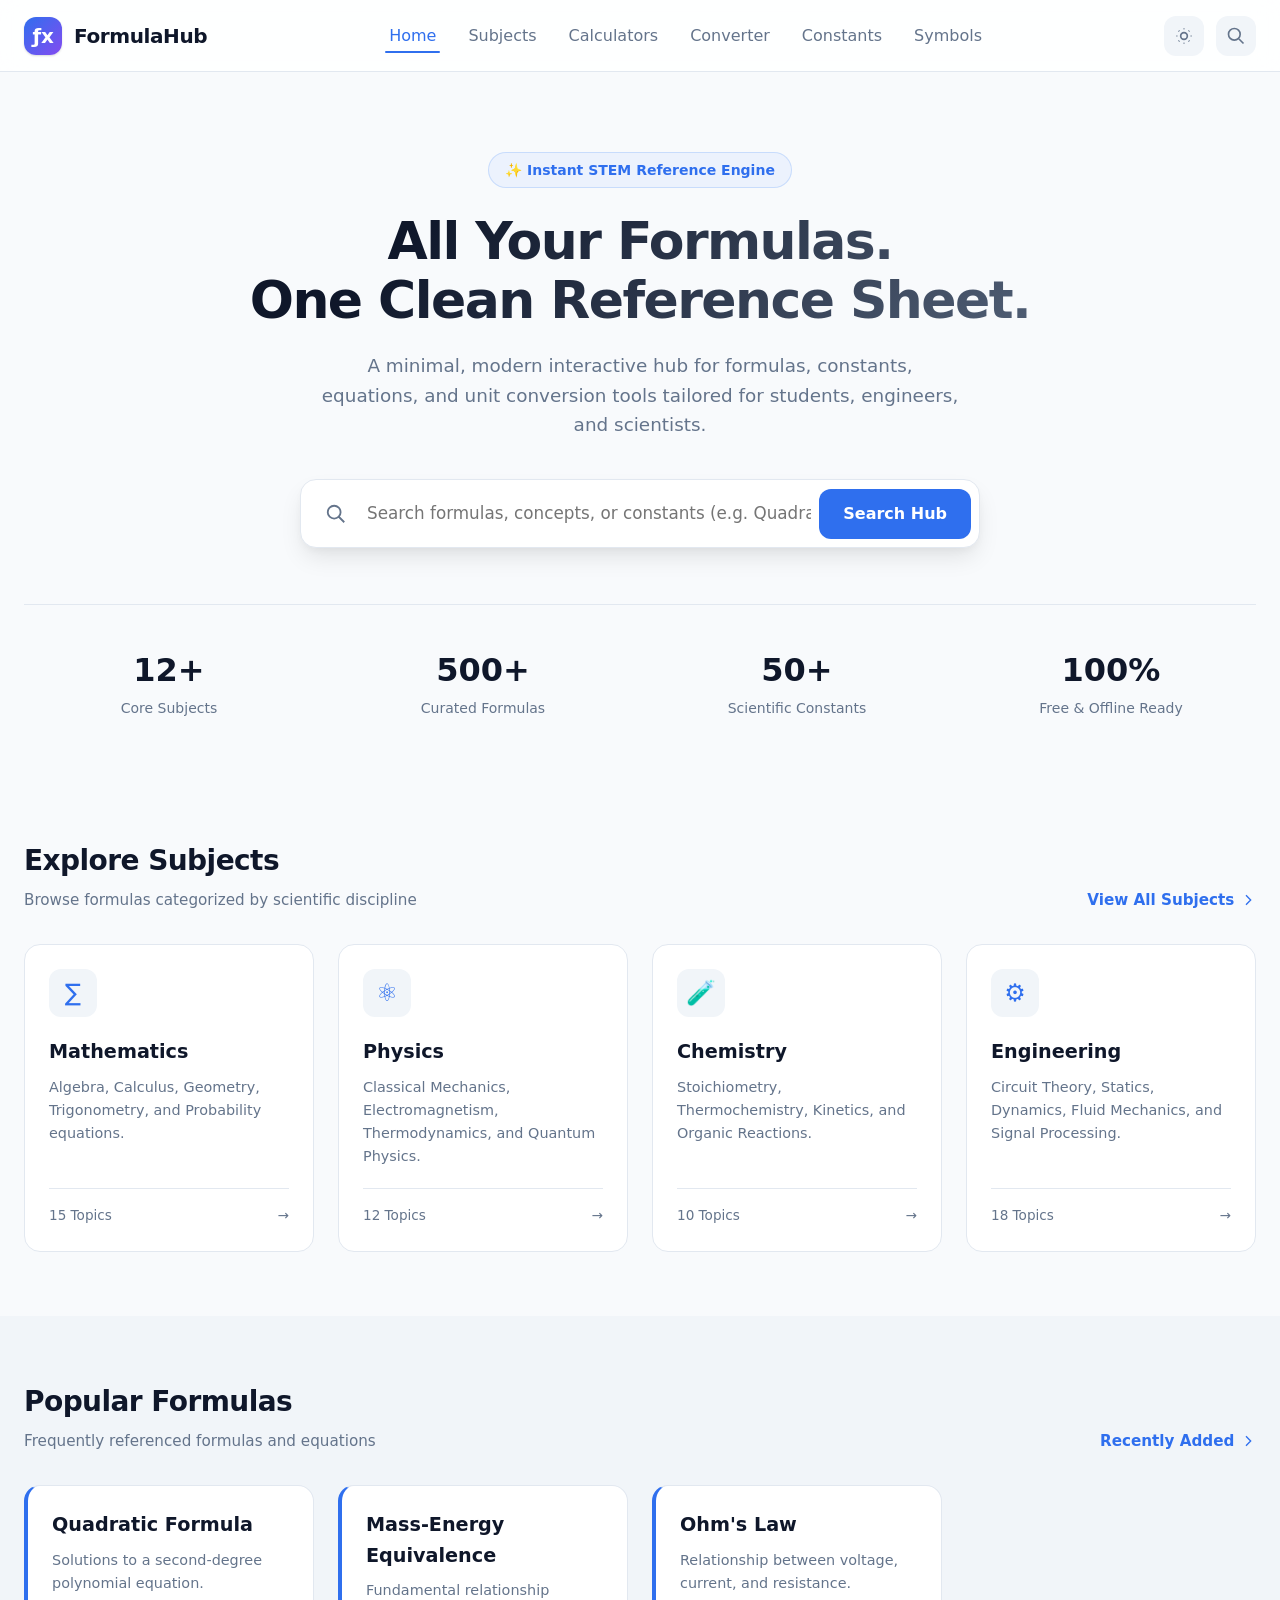
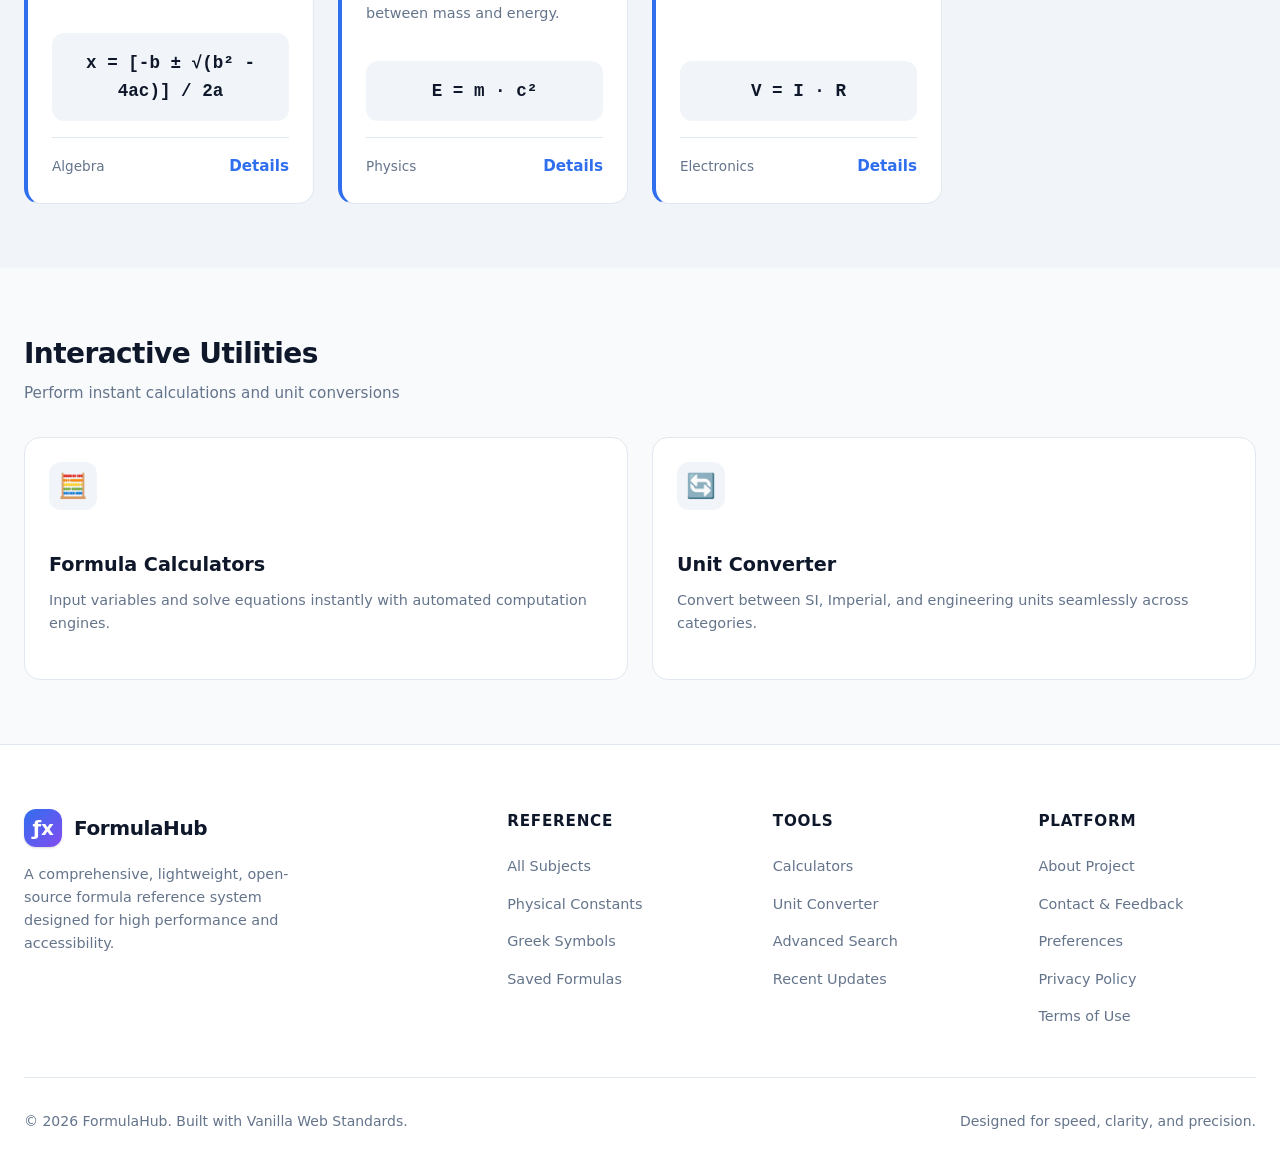
<file: index.html>
<!DOCTYPE html>
<html lang="en" data-theme="light">
<head>
    <meta charset="UTF-8">
    <meta name="viewport" content="width=device-width, initial-scale=1.0">
    <title>FormulaHub — Modern Formula & Reference Cheat Sheets</title>
    <!-- Internal CSS Stylesheet -->
    <style>
        /* ==========================================================================
           1. DESIGN SYSTEM & CSS VARIABLES
           ========================================================================== */
        :root {
            /* Colors - Light Mode */
            --primary-hue: 220;
            --primary: hsl(var(--primary-hue), 85%, 56%);
            --primary-hover: hsl(var(--primary-hue), 85%, 48%);
            --primary-light: hsl(var(--primary-hue), 85%, 96%);
            --accent: hsl(260, 85%, 62%);
            
            --bg-body: #f8fafc;
            --bg-surface: #ffffff;
            --bg-surface-glass: rgba(255, 255, 255, 0.85);
            --bg-subtle: #f1f5f9;
            
            --text-main: #0f172a;
            --text-muted: #64748b;
            --text-inverse: #ffffff;
            
            --border-color: #e2e8f0;
            --border-hover: #cbd5e1;
            
            /* Shadows & Elevation */
            --shadow-sm: 0 1px 3px rgba(0,0,0,0.05), 0 1px 2px rgba(0,0,0,0.1);
            --shadow-md: 0 4px 12px -2px rgba(0,0,0,0.08), 0 2px 6px -1px rgba(0,0,0,0.04);
            --shadow-lg: 0 12px 24px -4px rgba(0,0,0,0.1), 0 4px 8px -2px rgba(0,0,0,0.04);
            --shadow-glow: 0 0 20px rgba(59, 130, 246, 0.25);
            
            /* Layout & Spacing */
            --radius-sm: 8px;
            --radius-md: 12px;
            --radius-lg: 16px;
            --radius-full: 9999px;
            --max-width: 1280px;
            --nav-height: 72px;
            
            /* Animations */
            --transition-fast: 0.15s ease;
            --transition-normal: 0.25s cubic-bezier(0.4, 0, 0.2, 1);
            --transition-slow: 0.4s cubic-bezier(0.4, 0, 0.2, 1);
        }

        /* Dark Theme Overrides */
        [data-theme="dark"] {
            --bg-body: #0b0f19;
            --bg-surface: #151c2c;
            --bg-surface-glass: rgba(21, 28, 44, 0.85);
            --bg-subtle: #1e293b;
            
            --text-main: #f8fafc;
            --text-muted: #94a3b8;
            
            --border-color: #1e293b;
            --border-hover: #334155;
            
            --shadow-sm: 0 1px 3px rgba(0,0,0,0.3);
            --shadow-md: 0 4px 12px rgba(0,0,0,0.4);
            --shadow-lg: 0 12px 24px rgba(0,0,0,0.5);
            --shadow-glow: 0 0 25px rgba(59, 130, 246, 0.35);
        }

        /* ==========================================================================
           2. BASE RESETS & TYPOGRAPHY
           ========================================================================== */
        *, *::before, *::after {
            box-sizing: border-box;
            margin: 0;
            padding: 0;
        }

        html {
            scroll-behavior: smooth;
            font-size: 16px;
        }

        body {
            font-family: system-ui, -apple-system, BlinkMacSystemFont, 'Segoe UI', Roboto, Oxygen, Ubuntu, Cantarell, sans-serif;
            background-color: var(--bg-body);
            color: var(--text-main);
            line-height: 1.6;
            min-height: 100vh;
            display: flex;
            flex-direction: column;
            transition: background-color var(--transition-normal), color var(--transition-normal);
            -webkit-font-smoothing: antialiased;
        }

        a {
            color: inherit;
            text-decoration: none;
        }

        button, input {
            font: inherit;
            border: none;
            outline: none;
            background: none;
        }

        /* Container Utility */
        .container {
            width: 100%;
            max-width: var(--max-width);
            margin: 0 auto;
            padding: 0 1.5rem;
        }

        /* ==========================================================================
           3. NAVIGATION BAR
           ========================================================================== */
        .navbar {
            position: sticky;
            top: 0;
            z-index: 1000;
            height: var(--nav-height);
            background-color: var(--bg-surface-glass);
            backdrop-filter: blur(12px);
            -webkit-backdrop-filter: blur(12px);
            border-bottom: 1px solid var(--border-color);
            transition: background-color var(--transition-normal), border-color var(--transition-normal);
        }

        .nav-container {
            height: 100%;
            display: flex;
            align-items: center;
            justify-content: space-between;
        }

        .brand-logo {
            display: flex;
            align-items: center;
            gap: 0.75rem;
            font-size: 1.25rem;
            font-weight: 700;
            color: var(--text-main);
            letter-spacing: -0.02em;
        }

        .logo-icon {
            width: 38px;
            height: 38px;
            background: linear-gradient(135deg, var(--primary), var(--accent));
            border-radius: var(--radius-md);
            display: flex;
            align-items: center;
            justify-content: center;
            color: white;
            font-weight: 800;
            box-shadow: var(--shadow-sm);
        }

        .nav-links {
            display: flex;
            align-items: center;
            gap: 1.5rem;
            list-style: none;
        }

        .nav-link {
            font-weight: 500;
            color: var(--text-muted);
            transition: color var(--transition-fast);
            padding: 0.5rem 0.25rem;
            position: relative;
        }

        .nav-link:hover, .nav-link.active {
            color: var(--primary);
        }

        .nav-link.active::after {
            content: '';
            position: absolute;
            bottom: 0;
            left: 0;
            width: 100%;
            height: 2px;
            background-color: var(--primary);
            border-radius: var(--radius-full);
        }

        .nav-actions {
            display: flex;
            align-items: center;
            gap: 0.75rem;
        }

        .icon-btn {
            width: 40px;
            height: 40px;
            border-radius: var(--radius-md);
            display: flex;
            align-items: center;
            justify-content: center;
            color: var(--text-muted);
            background-color: var(--bg-subtle);
            cursor: pointer;
            transition: all var(--transition-fast);
        }

        .icon-btn:hover {
            color: var(--text-main);
            background-color: var(--border-color);
        }

        .mobile-toggle {
            display: none;
        }

        /* ==========================================================================
           4. HERO SECTION
           ========================================================================== */
        .hero {
            padding: 5rem 0 3.5rem;
            text-align: center;
            position: relative;
            overflow: hidden;
        }

        .hero-badge {
            display: inline-flex;
            align-items: center;
            gap: 0.5rem;
            padding: 0.35rem 1rem;
            border-radius: var(--radius-full);
            background-color: var(--primary-light);
            color: var(--primary);
            font-size: 0.875rem;
            font-weight: 600;
            margin-bottom: 1.5rem;
            border: 1px solid rgba(59, 130, 246, 0.2);
        }

        [data-theme="dark"] .hero-badge {
            background-color: rgba(59, 130, 246, 0.15);
        }

        .hero-title {
            font-size: 3.25rem;
            font-weight: 800;
            line-height: 1.15;
            letter-spacing: -0.03em;
            margin-bottom: 1.25rem;
            background: linear-gradient(135deg, var(--text-main) 30%, var(--text-muted));
            -webkit-background-clip: text;
            -webkit-text-fill-color: transparent;
        }

        .hero-subtitle {
            font-size: 1.15rem;
            color: var(--text-muted);
            max-width: 640px;
            margin: 0 auto 2.5rem;
        }

        /* Hero Quick Search */
        .search-box-large {
            max-width: 680px;
            margin: 0 auto;
            position: relative;
            background-color: var(--bg-surface);
            border-radius: var(--radius-lg);
            padding: 0.5rem;
            box-shadow: var(--shadow-lg);
            border: 1px solid var(--border-color);
            display: flex;
            align-items: center;
            transition: all var(--transition-normal);
        }

        .search-box-large:focus-within {
            border-color: var(--primary);
            box-shadow: var(--shadow-glow);
        }

        .search-icon {
            padding: 0 0.75rem 0 1rem;
            color: var(--text-muted);
            display: flex;
            align-items: center;
        }

        .search-input-large {
            width: 100%;
            padding: 0.75rem 0.5rem;
            font-size: 1.05rem;
            color: var(--text-main);
        }

        .search-btn {
            background-color: var(--primary);
            color: var(--text-inverse);
            padding: 0.75rem 1.5rem;
            border-radius: var(--radius-md);
            font-weight: 600;
            cursor: pointer;
            transition: background-color var(--transition-fast);
            white-space: nowrap;
        }

        .search-btn:hover {
            background-color: var(--primary-hover);
        }

        /* Quick Stats Bar */
        .stats-grid {
            display: grid;
            grid-template-columns: repeat(auto-fit, minmax(200px, 1fr));
            gap: 1.5rem;
            margin-top: 3.5rem;
            padding-top: 2.5rem;
            border-top: 1px solid var(--border-color);
        }

        .stat-item {
            text-align: center;
        }

        .stat-number {
            font-size: 2rem;
            font-weight: 800;
            color: var(--text-main);
        }

        .stat-label {
            font-size: 0.875rem;
            color: var(--text-muted);
            font-weight: 500;
        }

        /* ==========================================================================
           5. SECTION LAYOUTS & CARDS
           ========================================================================== */
        .section {
            padding: 4rem 0;
        }

        .section-header {
            display: flex;
            align-items: flex-end;
            justify-content: space-between;
            margin-bottom: 2rem;
        }

        .section-title {
            font-size: 1.75rem;
            font-weight: 700;
            letter-spacing: -0.02em;
        }

        .section-subtitle {
            font-size: 0.95rem;
            color: var(--text-muted);
            margin-top: 0.25rem;
        }

        .view-all-link {
            color: var(--primary);
            font-weight: 600;
            font-size: 0.95rem;
            display: flex;
            align-items: center;
            gap: 0.35rem;
            transition: gap var(--transition-fast);
        }

        .view-all-link:hover {
            gap: 0.6rem;
        }

        /* Cards Grid */
        .grid-cards {
            display: grid;
            grid-template-columns: repeat(auto-fill, minmax(280px, 1fr));
            gap: 1.5rem;
        }

        .card {
            background-color: var(--bg-surface);
            border: 1px solid var(--border-color);
            border-radius: var(--radius-lg);
            padding: 1.5rem;
            transition: all var(--transition-normal);
            display: flex;
            flex-direction: column;
            position: relative;
            overflow: hidden;
        }

        .card:hover {
            transform: translateY(-4px);
            box-shadow: var(--shadow-md);
            border-color: var(--border-hover);
        }

        .card-icon {
            width: 48px;
            height: 48px;
            border-radius: var(--radius-md);
            background-color: var(--bg-subtle);
            display: flex;
            align-items: center;
            justify-content: center;
            font-size: 1.5rem;
            margin-bottom: 1.25rem;
            color: var(--primary);
        }

        .card-title {
            font-size: 1.2rem;
            font-weight: 700;
            margin-bottom: 0.5rem;
        }

        .card-desc {
            font-size: 0.9rem;
            color: var(--text-muted);
            margin-bottom: 1.25rem;
            flex-grow: 1;
        }

        .card-meta {
            display: flex;
            align-items: center;
            justify-content: space-between;
            font-size: 0.85rem;
            color: var(--text-muted);
            font-weight: 500;
            padding-top: 1rem;
            border-top: 1px solid var(--border-color);
        }

        /* Formula Card Specific */
        .formula-card {
            border-left: 4px solid var(--primary);
        }

        .formula-preview {
            background-color: var(--bg-subtle);
            padding: 1rem;
            border-radius: var(--radius-md);
            text-align: center;
            font-family: 'Courier New', Courier, monospace;
            font-size: 1.1rem;
            font-weight: 700;
            margin: 1rem 0;
            color: var(--text-main);
        }

        /* Tools Grid */
        .tools-grid {
            display: grid;
            grid-template-columns: repeat(auto-fit, minmax(320px, 1fr));
            gap: 1.5rem;
        }

        .tool-card {
            display: flex;
            align-items: flex-start;
            gap: 1.25rem;
        }

        /* ==========================================================================
           6. FOOTER
           ========================================================================== */
        .footer {
            background-color: var(--bg-surface);
            border-top: 1px solid var(--border-color);
            padding: 4rem 0 2rem;
            margin-top: auto;
            transition: background-color var(--transition-normal);
        }

        .footer-grid {
            display: grid;
            grid-template-columns: 2fr repeat(3, 1fr);
            gap: 3rem;
            margin-bottom: 3rem;
        }

        .footer-brand p {
            color: var(--text-muted);
            font-size: 0.9rem;
            margin-top: 1rem;
            max-width: 300px;
        }

        .footer-column-title {
            font-size: 0.95rem;
            font-weight: 700;
            text-transform: uppercase;
            letter-spacing: 0.05em;
            margin-bottom: 1.25rem;
        }

        .footer-links {
            list-style: none;
            display: flex;
            flex-direction: column;
            gap: 0.75rem;
        }

        .footer-link {
            color: var(--text-muted);
            font-size: 0.9rem;
            transition: color var(--transition-fast);
        }

        .footer-link:hover {
            color: var(--primary);
        }

        .footer-bottom {
            padding-top: 2rem;
            border-top: 1px solid var(--border-color);
            display: flex;
            align-items: center;
            justify-content: space-between;
            font-size: 0.875rem;
            color: var(--text-muted);
        }

        /* ==========================================================================
           7. RESPONSIVE MEDIA QUERIES
           ========================================================================== */
        @media (max-width: 992px) {
            .footer-grid {
                grid-template-columns: 1fr 1fr;
                gap: 2rem;
            }
        }

        @media (max-width: 768px) {
            .hero-title {
                font-size: 2.25rem;
            }
            
            .nav-links {
                position: fixed;
                top: var(--nav-height);
                left: 0;
                right: 0;
                background-color: var(--bg-surface);
                border-bottom: 1px solid var(--border-color);
                flex-direction: column;
                padding: 1.5rem;
                gap: 1rem;
                display: none;
                box-shadow: var(--shadow-lg);
            }

            .nav-links.is-active {
                display: flex;
            }

            .mobile-toggle {
                display: flex;
            }

            .search-box-large {
                flex-direction: column;
                gap: 0.5rem;
                padding: 0.5rem;
            }

            .search-btn {
                width: 100%;
            }

            .stats-grid {
                grid-template-columns: repeat(2, 1fr);
            }
        }

        @media (max-width: 480px) {
            .footer-grid {
                grid-template-columns: 1fr;
            }
            .footer-bottom {
                flex-direction: column;
                gap: 1rem;
                text-align: center;
            }
            .stats-grid {
                grid-template-columns: 1fr;
            }
        }
    </style>
</head>
<body>

    <!-- ==========================================================================
       NAVIGATION BAR
       ========================================================================== -->
    <nav class="navbar" aria-label="Main Navigation">
        <div class="container nav-container">
            <a href="index.html" class="brand-logo" aria-label="FormulaHub Home">
                <div class="logo-icon">ƒx</div>
                <span>FormulaHub</span>
            </a>

            <!-- Navigation Links -->
            <ul class="nav-links" id="navLinks">
                <li><a href="index.html" class="nav-link active">Home</a></li>
                <li><a href="subjects.html" class="nav-link">Subjects</a></li>
                <li><a href="calculators.html" class="nav-link">Calculators</a></li>
                <li><a href="converter.html" class="nav-link">Converter</a></li>
                <li><a href="constants.html" class="nav-link">Constants</a></li>
                <li><a href="symbols.html" class="nav-link">Symbols</a></li>
            </ul>

            <!-- Header Action Controls -->
            <div class="nav-actions">
                <!-- Theme Toggle Button -->
                <button class="icon-btn" id="themeToggleBtn" aria-label="Toggle Theme" title="Toggle Dark/Light Mode">
                    <svg id="sunIcon" width="20" height="20" fill="none" stroke="currentColor" stroke-width="2" viewBox="0 0 24 24"><path d="M12 3v1m0 16v1m9-9h-1M4 12H3m15.364 6.364l-.707-.707M6.343 6.343l-.707-.707m12.728 0l-.707.707M6.343 17.657l-.707.707M16 12a4 4 0 11-8 0 4 4 0 018 0z"></path></svg>
                    <svg id="moonIcon" width="20" height="20" fill="none" stroke="currentColor" stroke-width="2" viewBox="0 0 24 24" style="display:none;"><path d="M20.354 15.354A9 9 0 018.646 3.646 9.003 9.003 0 0012 21a9.003 9.003 0 008.354-5.646z"></path></svg>
                </button>

                <!-- Search Link Button -->
                <a href="search.html" class="icon-btn" aria-label="Search Formulas">
                    <svg width="20" height="20" fill="none" stroke="currentColor" stroke-width="2" viewBox="0 0 24 24"><path d="M21 21l-6-6m2-5a7 7 0 11-14 0 7 7 0 0114 0z"></path></svg>
                </a>

                <!-- Mobile Navigation Toggle -->
                <button class="icon-btn mobile-toggle" id="mobileMenuBtn" aria-label="Toggle Navigation Menu">
                    <svg width="20" height="20" fill="none" stroke="currentColor" stroke-width="2" viewBox="0 0 24 24"><path d="M4 6h16M4 12h16M4 18h16"></path></svg>
                </button>
            </div>
        </div>
    </nav>

    <!-- ==========================================================================
       MAIN CONTENT
       ========================================================================== -->
    <main>

        <!-- HERO SECTION -->
        <section class="hero">
            <div class="container">
                <div class="hero-badge">
                    <span>✨ Instant STEM Reference Engine</span>
                </div>
                <h1 class="hero-title">All Your Formulas.<br>One Clean Reference Sheet.</h1>
                <p class="hero-subtitle">
                    A minimal, modern interactive hub for formulas, constants, equations, and unit conversion tools tailored for students, engineers, and scientists.
                </p>

                <!-- Quick Search Input -->
                <form action="search.html" method="GET" class="search-box-large">
                    <div class="search-icon">
                        <svg width="22" height="22" fill="none" stroke="currentColor" stroke-width="2" viewBox="0 0 24 24"><path d="M21 21l-6-6m2-5a7 7 0 11-14 0 7 7 0 0114 0z"></path></svg>
                    </div>
                    <input type="text" name="q" class="search-input-large" placeholder="Search formulas, concepts, or constants (e.g. Quadratic, Ohm's Law...)" required>
                    <button type="submit" class="search-btn">Search Hub</button>
                </form>

                <!-- Platform Quick Statistics -->
                <div class="stats-grid">
                    <div class="stat-item">
                        <div class="stat-number">12+</div>
                        <div class="stat-label">Core Subjects</div>
                    </div>
                    <div class="stat-item">
                        <div class="stat-number">500+</div>
                        <div class="stat-label">Curated Formulas</div>
                    </div>
                    <div class="stat-item">
                        <div class="stat-number">50+</div>
                        <div class="stat-label">Scientific Constants</div>
                    </div>
                    <div class="stat-item">
                        <div class="stat-number">100%</div>
                        <div class="stat-label">Free & Offline Ready</div>
                    </div>
                </div>
            </div>
        </section>

        <!-- SUBJECTS SECTION -->
        <section class="section">
            <div class="container">
                <div class="section-header">
                    <div>
                        <h2 class="section-title">Explore Subjects</h2>
                        <p class="section-subtitle">Browse formulas categorized by scientific discipline</p>
                    </div>
                    <a href="subjects.html" class="view-all-link">
                        View All Subjects
                        <svg width="16" height="16" fill="none" stroke="currentColor" stroke-width="2" viewBox="0 0 24 24"><path d="M9 5l7 7-7 7"></path></svg>
                    </a>
                </div>

                <!-- Subjects Cards Grid Placeholder -->
                <div class="grid-cards">
                    <!-- Subject Card 1 -->
                    <a href="subject-details.html?subject=mathematics" class="card">
                        <div class="card-icon">∑</div>
                        <h3 class="card-title">Mathematics</h3>
                        <p class="card-desc">Algebra, Calculus, Geometry, Trigonometry, and Probability equations.</p>
                        <div class="card-meta">
                            <span>15 Topics</span>
                            <span>→</span>
                        </div>
                    </a>

                    <!-- Subject Card 2 -->
                    <a href="subject-details.html?subject=physics" class="card">
                        <div class="card-icon">⚛</div>
                        <h3 class="card-title">Physics</h3>
                        <p class="card-desc">Classical Mechanics, Electromagnetism, Thermodynamics, and Quantum Physics.</p>
                        <div class="card-meta">
                            <span>12 Topics</span>
                            <span>→</span>
                        </div>
                    </a>

                    <!-- Subject Card 3 -->
                    <a href="subject-details.html?subject=chemistry" class="card">
                        <div class="card-icon">🧪</div>
                        <h3 class="card-title">Chemistry</h3>
                        <p class="card-desc">Stoichiometry, Thermochemistry, Kinetics, and Organic Reactions.</p>
                        <div class="card-meta">
                            <span>10 Topics</span>
                            <span>→</span>
                        </div>
                    </a>

                    <!-- Subject Card 4 -->
                    <a href="subject-details.html?subject=engineering" class="card">
                        <div class="card-icon">⚙</div>
                        <h3 class="card-title">Engineering</h3>
                        <p class="card-desc">Circuit Theory, Statics, Dynamics, Fluid Mechanics, and Signal Processing.</p>
                        <div class="card-meta">
                            <span>18 Topics</span>
                            <span>→</span>
                        </div>
                    </a>
                </div>
            </div>
        </section>

        <!-- FEATURED FORMULAS SECTION -->
        <section class="section" style="background-color: var(--bg-subtle);">
            <div class="container">
                <div class="section-header">
                    <div>
                        <h2 class="section-title">Popular Formulas</h2>
                        <p class="section-subtitle">Frequently referenced formulas and equations</p>
                    </div>
                    <a href="recent.html" class="view-all-link">
                        Recently Added
                        <svg width="16" height="16" fill="none" stroke="currentColor" stroke-width="2" viewBox="0 0 24 24"><path d="M9 5l7 7-7 7"></path></svg>
                    </a>
                </div>

                <!-- Popular Formulas Grid -->
                <div class="grid-cards">
                    <!-- Formula Card 1 -->
                    <div class="card formula-card">
                        <h3 class="card-title">Quadratic Formula</h3>
                        <p class="card-desc">Solutions to a second-degree polynomial equation.</p>
                        <div class="formula-preview">
                            x = [-b ± √(b² - 4ac)] / 2a
                        </div>
                        <div class="card-meta">
                            <span>Algebra</span>
                            <a href="subject-details.html?topic=quadratic" class="view-all-link">Details</a>
                        </div>
                    </div>

                    <!-- Formula Card 2 -->
                    <div class="card formula-card">
                        <h3 class="card-title">Mass-Energy Equivalence</h3>
                        <p class="card-desc">Fundamental relationship between mass and energy.</p>
                        <div class="formula-preview">
                            E = m · c²
                        </div>
                        <div class="card-meta">
                            <span>Physics</span>
                            <a href="subject-details.html?topic=relativity" class="view-all-link">Details</a>
                        </div>
                    </div>

                    <!-- Formula Card 3 -->
                    <div class="card formula-card">
                        <h3 class="card-title">Ohm's Law</h3>
                        <p class="card-desc">Relationship between voltage, current, and resistance.</p>
                        <div class="formula-preview">
                            V = I · R
                        </div>
                        <div class="card-meta">
                            <span>Electronics</span>
                            <a href="subject-details.html?topic=ohms-law" class="view-all-link">Details</a>
                        </div>
                    </div>
                </div>
            </div>
        </section>

        <!-- INTERACTIVE TOOLS SECTION -->
        <section class="section">
            <div class="container">
                <div class="section-header">
                    <div>
                        <h2 class="section-title">Interactive Utilities</h2>
                        <p class="section-subtitle">Perform instant calculations and unit conversions</p>
                    </div>
                </div>

                <!-- Interactive Utilities Grid -->
                <div class="tools-grid">
                    <!-- Tool Card 1 -->
                    <a href="calculators.html" class="card tool-card">
                        <div class="card-icon">🧮</div>
                        <div>
                            <h3 class="card-title">Formula Calculators</h3>
                            <p class="card-desc">Input variables and solve equations instantly with automated computation engines.</p>
                        </div>
                    </a>

                    <!-- Tool Card 2 -->
                    <a href="converter.html" class="card tool-card">
                        <div class="card-icon">🔄</div>
                        <div>
                            <h3 class="card-title">Unit Converter</h3>
                            <p class="card-desc">Convert between SI, Imperial, and engineering units seamlessly across categories.</p>
                        </div>
                    </a>
                </div>
            </div>
        </section>

    </main>

    <!-- ==========================================================================
       FOOTER SECTION
       ========================================================================== -->
    <footer class="footer">
        <div class="container">
            <div class="footer-grid">
                <!-- Brand Info -->
                <div class="footer-brand">
                    <a href="index.html" class="brand-logo">
                        <div class="logo-icon">ƒx</div>
                        <span>FormulaHub</span>
                    </a>
                    <p>A comprehensive, lightweight, open-source formula reference system designed for high performance and accessibility.</p>
                </div>

                <!-- Navigation Column 1 -->
                <div>
                    <h4 class="footer-column-title">Reference</h4>
                    <ul class="footer-links">
                        <li><a href="subjects.html" class="footer-link">All Subjects</a></li>
                        <li><a href="constants.html" class="footer-link">Physical Constants</a></li>
                        <li><a href="symbols.html" class="footer-link">Greek Symbols</a></li>
                        <li><a href="favorites.html" class="footer-link">Saved Formulas</a></li>
                    </ul>
                </div>

                <!-- Navigation Column 2 -->
                <div>
                    <h4 class="footer-column-title">Tools</h4>
                    <ul class="footer-links">
                        <li><a href="calculators.html" class="footer-link">Calculators</a></li>
                        <li><a href="converter.html" class="footer-link">Unit Converter</a></li>
                        <li><a href="search.html" class="footer-link">Advanced Search</a></li>
                        <li><a href="recent.html" class="footer-link">Recent Updates</a></li>
                    </ul>
                </div>

                <!-- Navigation Column 3 -->
                <div>
                    <h4 class="footer-column-title">Platform</h4>
                    <ul class="footer-links">
                        <li><a href="about.html" class="footer-link">About Project</a></li>
                        <li><a href="contact.html" class="footer-link">Contact & Feedback</a></li>
                        <li><a href="settings.html" class="footer-link">Preferences</a></li>
                        <li><a href="privacy.html" class="footer-link">Privacy Policy</a></li>
                        <li><a href="terms.html" class="footer-link">Terms of Use</a></li>
                    </ul>
                </div>
            </div>

            <!-- Footer Bottom Bar -->
            <div class="footer-bottom">
                <p>&copy; 2026 FormulaHub. Built with Vanilla Web Standards.</p>
                <p>Designed for speed, clarity, and precision.</p>
            </div>
        </div>
    </footer>

    <!-- ==========================================================================
       JAVASCRIPT LOGIC
       ========================================================================== -->
    <script>
        document.addEventListener('DOMContentLoaded', () => {
            // Dark / Light Theme Toggle State Handler
            const themeToggleBtn = document.getElementById('themeToggleBtn');
            const sunIcon = document.getElementById('sunIcon');
            const moonIcon = document.getElementById('moonIcon');
            const htmlElement = document.documentElement;

            // Load saved theme preference or system default
            const savedTheme = localStorage.getItem('formulahub_theme');
            const systemPrefersDark = window.matchMedia('(prefers-color-scheme: dark)').matches;
            
            const currentTheme = savedTheme || (systemPrefersDark ? 'dark' : 'light');
            applyTheme(currentTheme);

            themeToggleBtn.addEventListener('click', () => {
                const activeTheme = htmlElement.getAttribute('data-theme');
                const newTheme = activeTheme === 'dark' ? 'light' : 'dark';
                applyTheme(newTheme);
            });

            function applyTheme(theme) {
                htmlElement.setAttribute('data-theme', theme);
                localStorage.setItem('formulahub_theme', theme);

                if (theme === 'dark') {
                    sunIcon.style.display = 'none';
                    moonIcon.style.display = 'block';
                } else {
                    sunIcon.style.display = 'block';
                    moonIcon.style.display = 'none';
                }
            }

            // Mobile Navigation Menu Toggle Handler
            const mobileMenuBtn = document.getElementById('mobileMenuBtn');
            const navLinks = document.getElementById('navLinks');

            mobileMenuBtn.addEventListener('click', () => {
                navLinks.classList.toggle('is-active');
            });

            // Close mobile menu on click outside
            document.addEventListener('click', (event) => {
                if (!event.target.closest('.navbar')) {
                    navLinks.classList.remove('is-active');
                }
            });
        });
    </script>
</body>
</html>
</file>
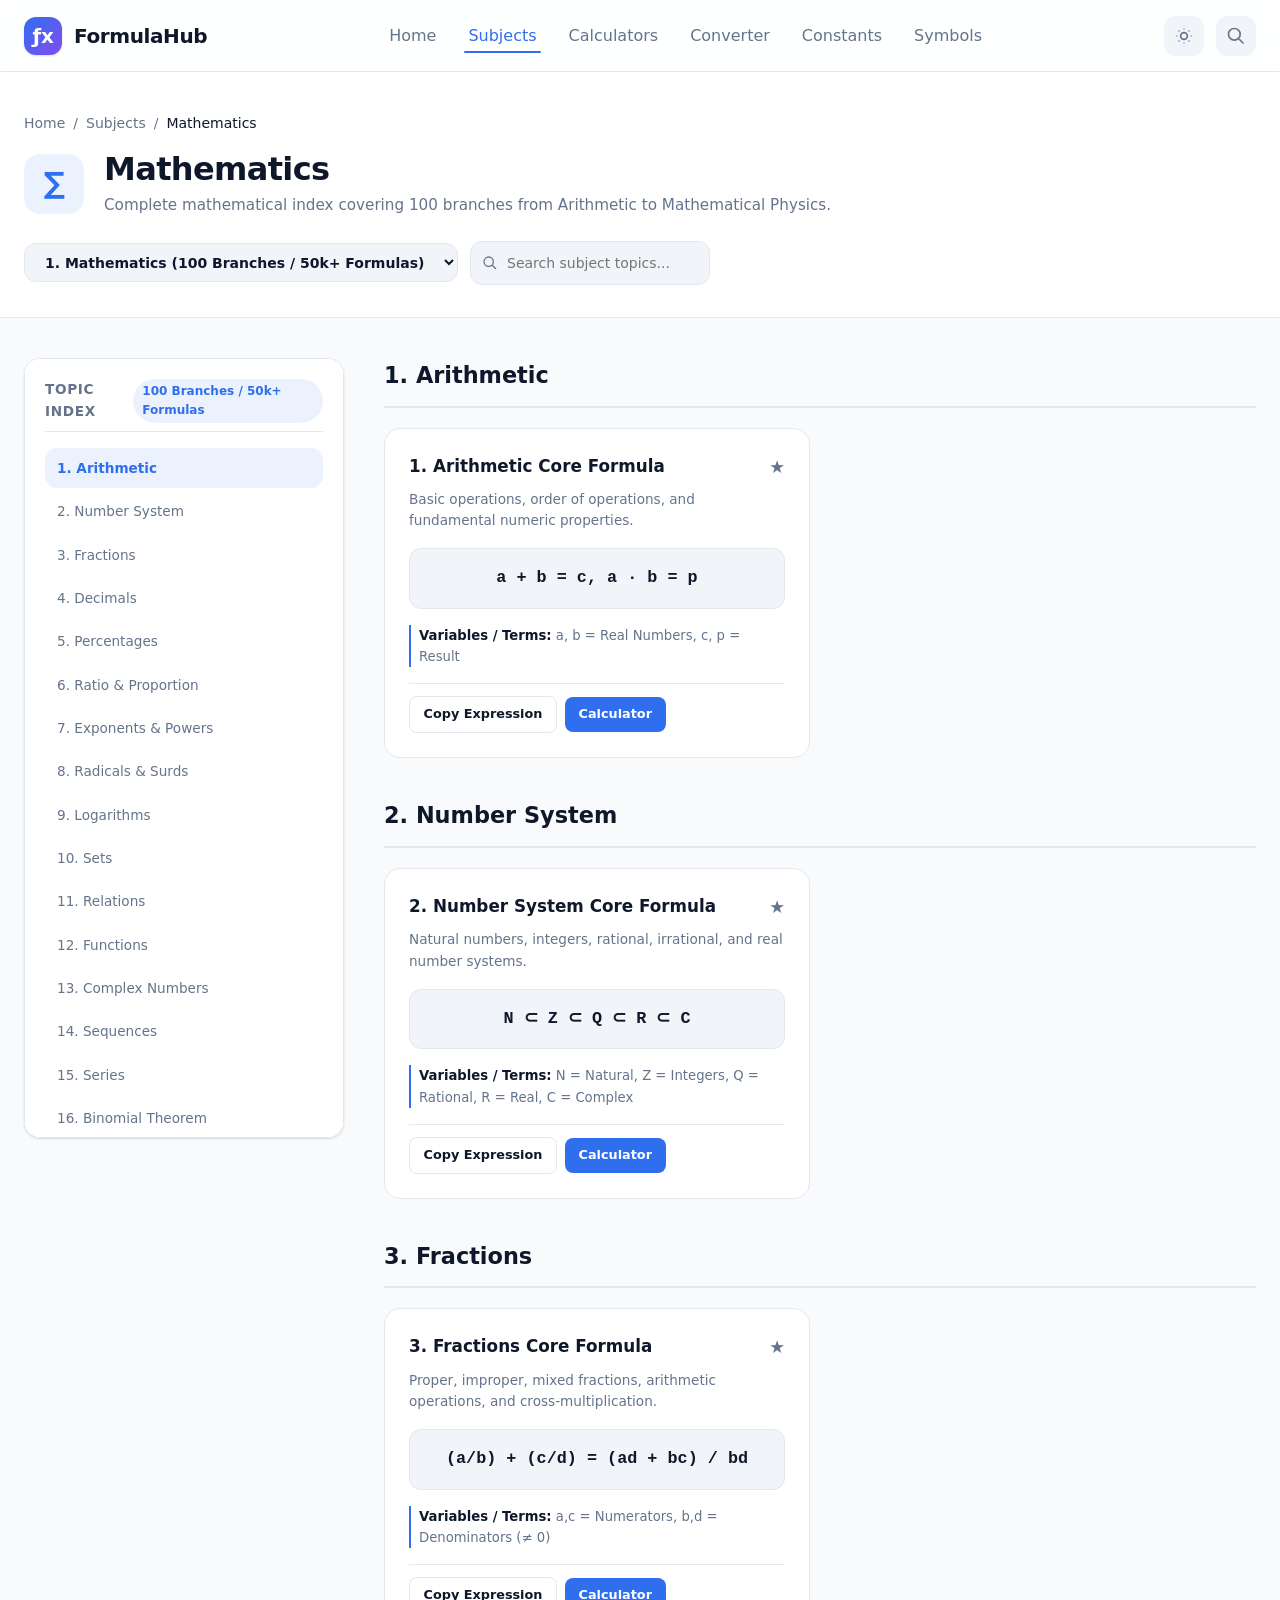
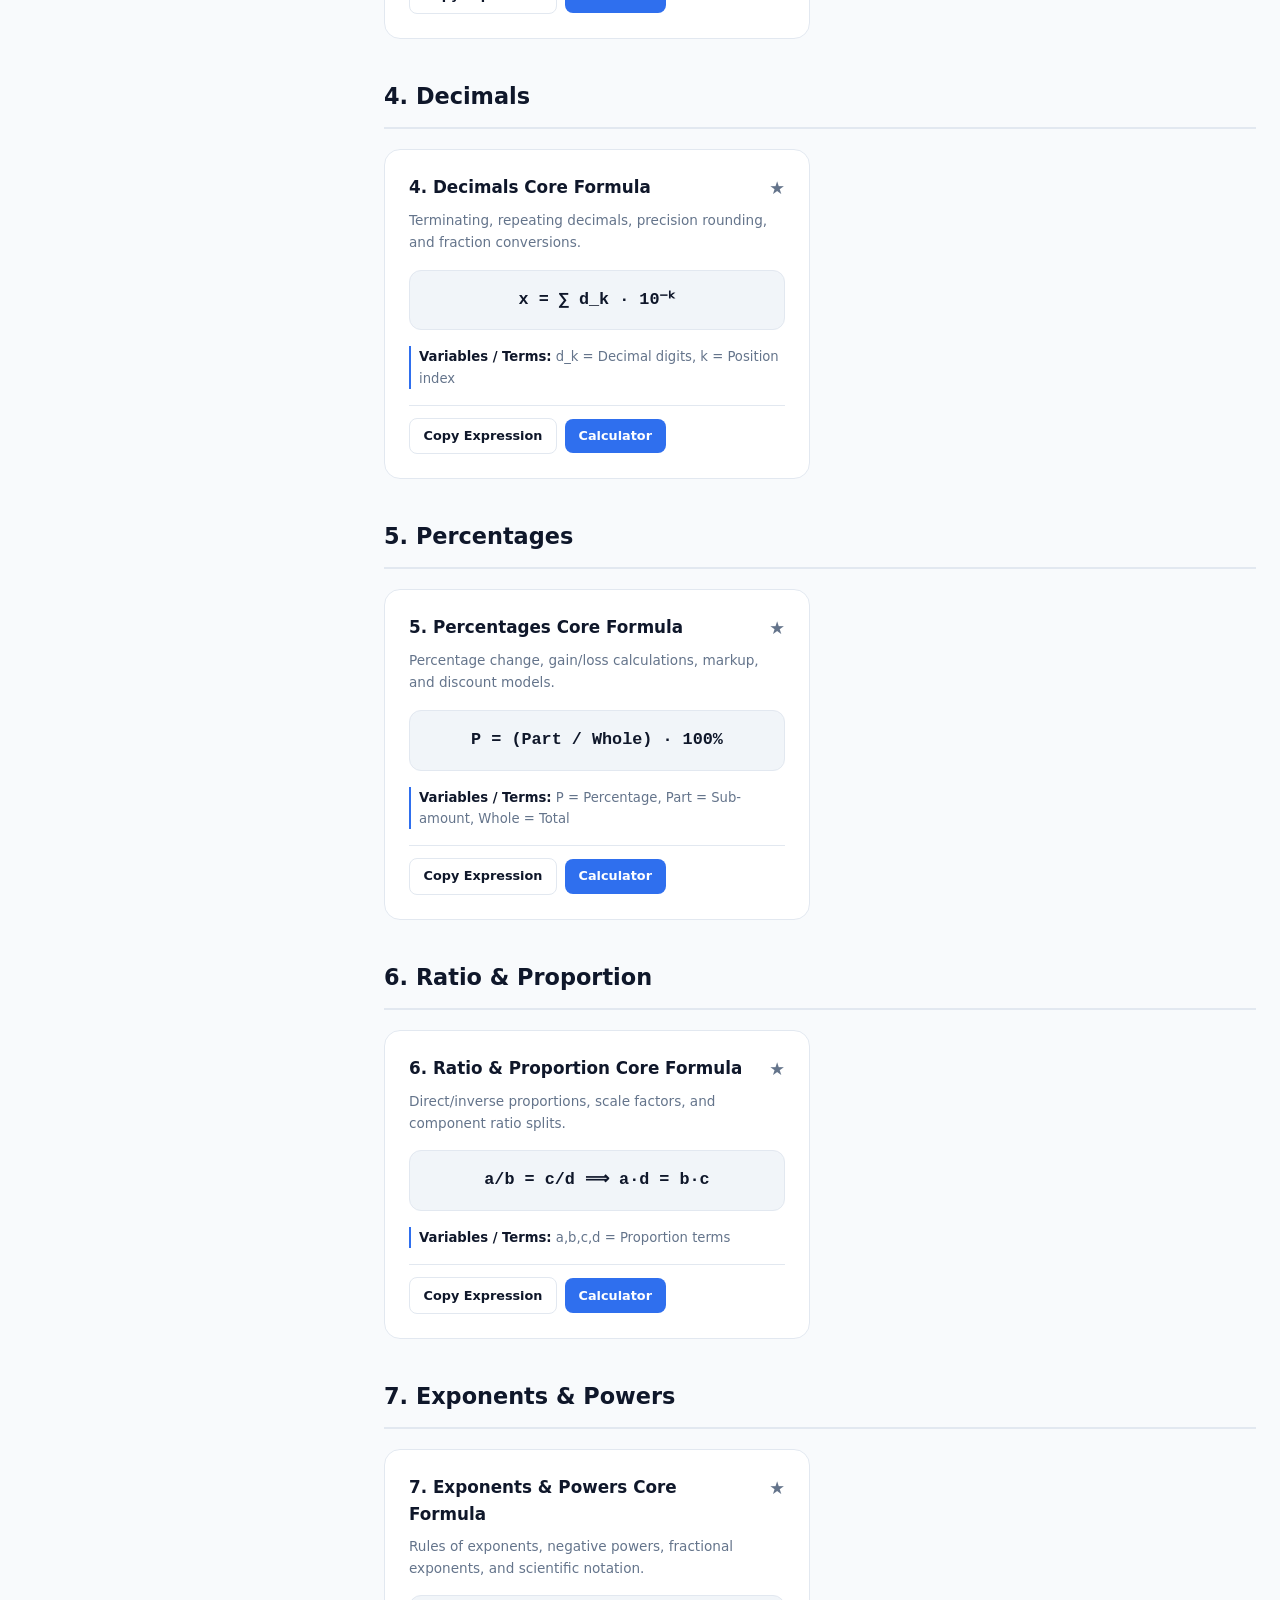
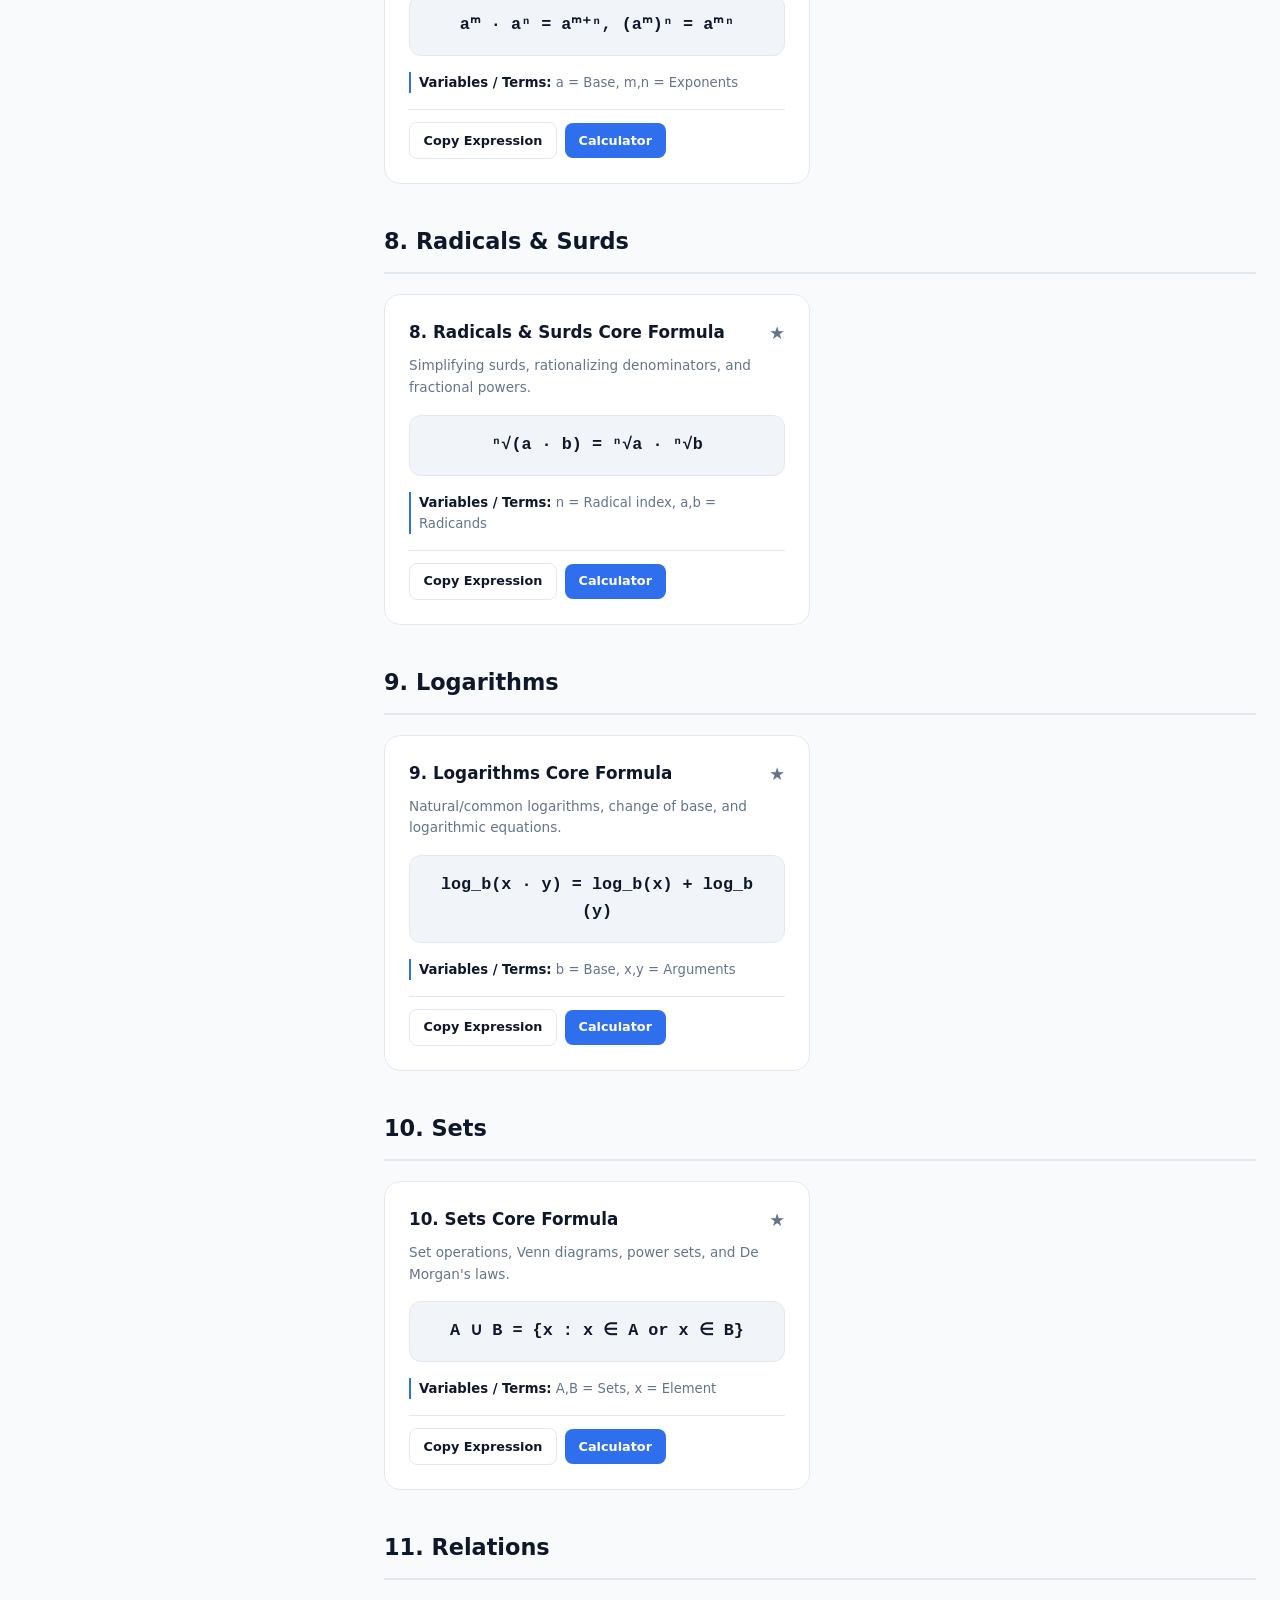
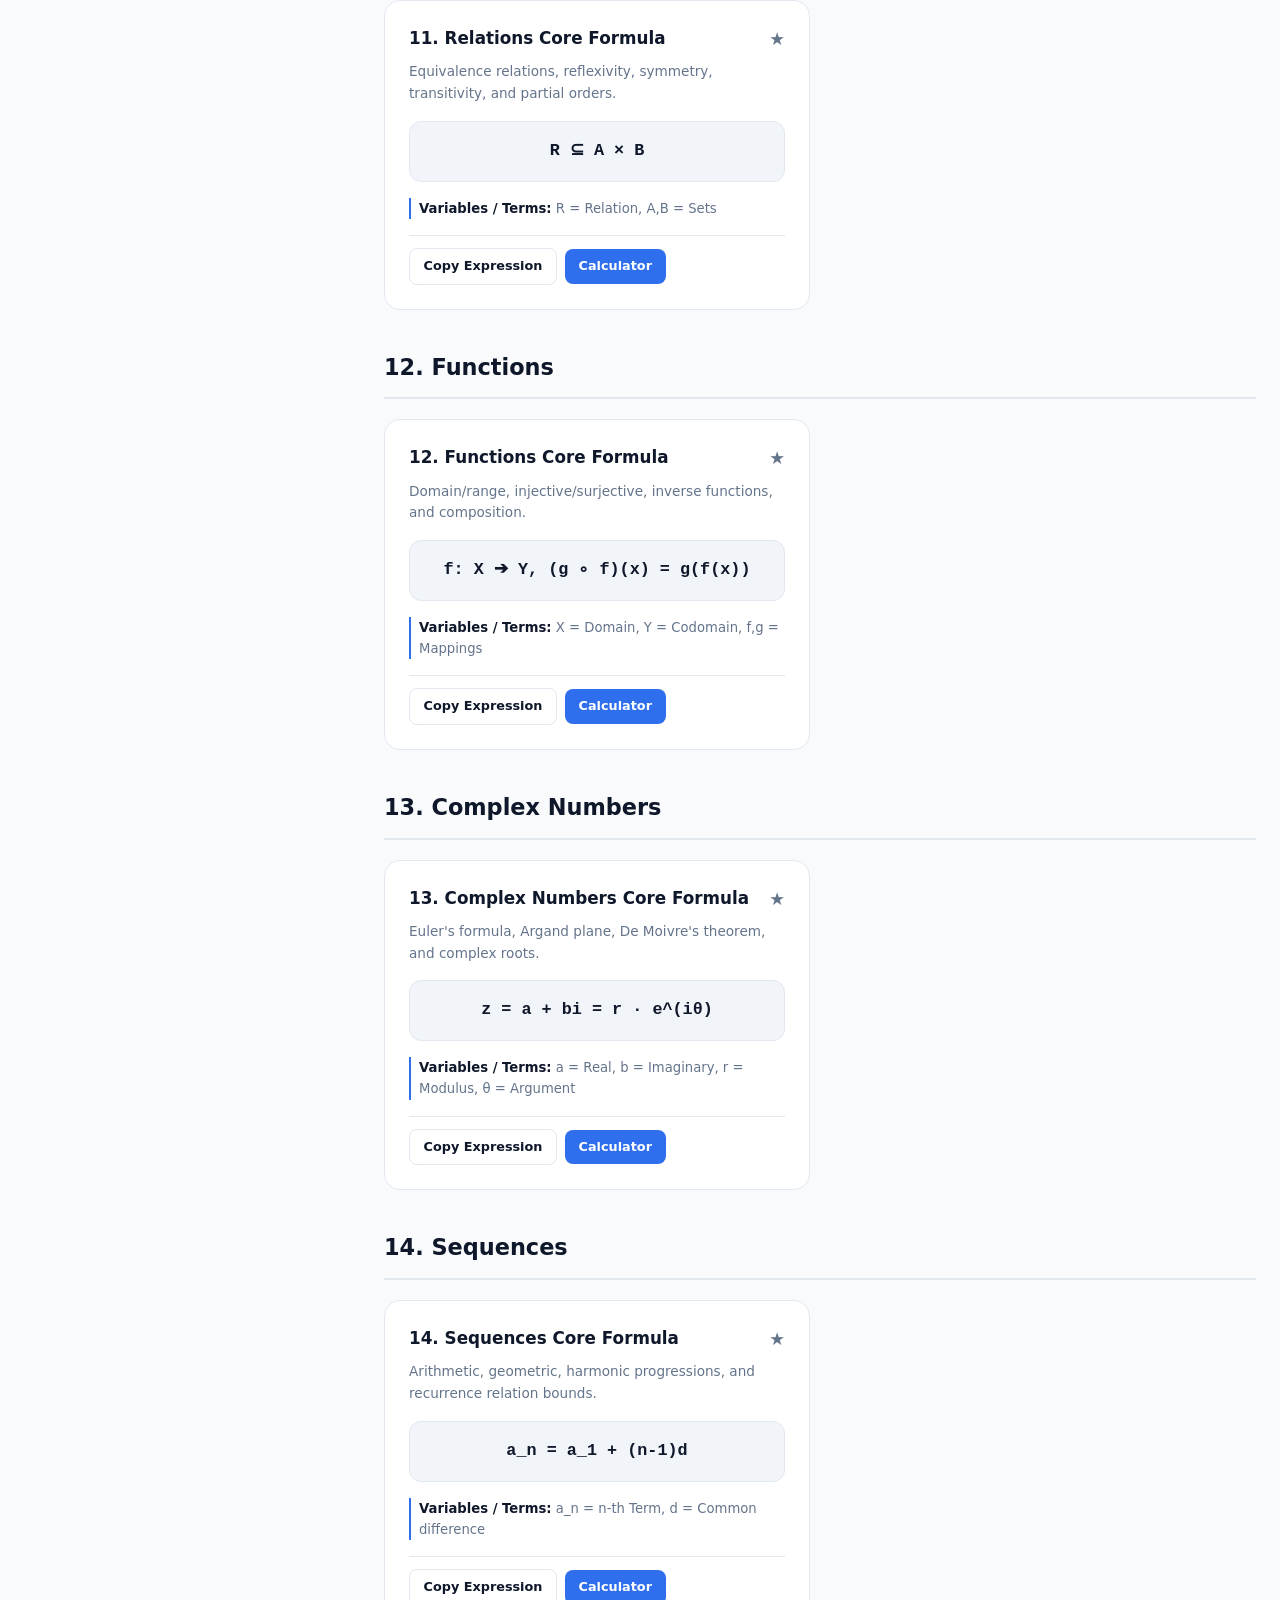
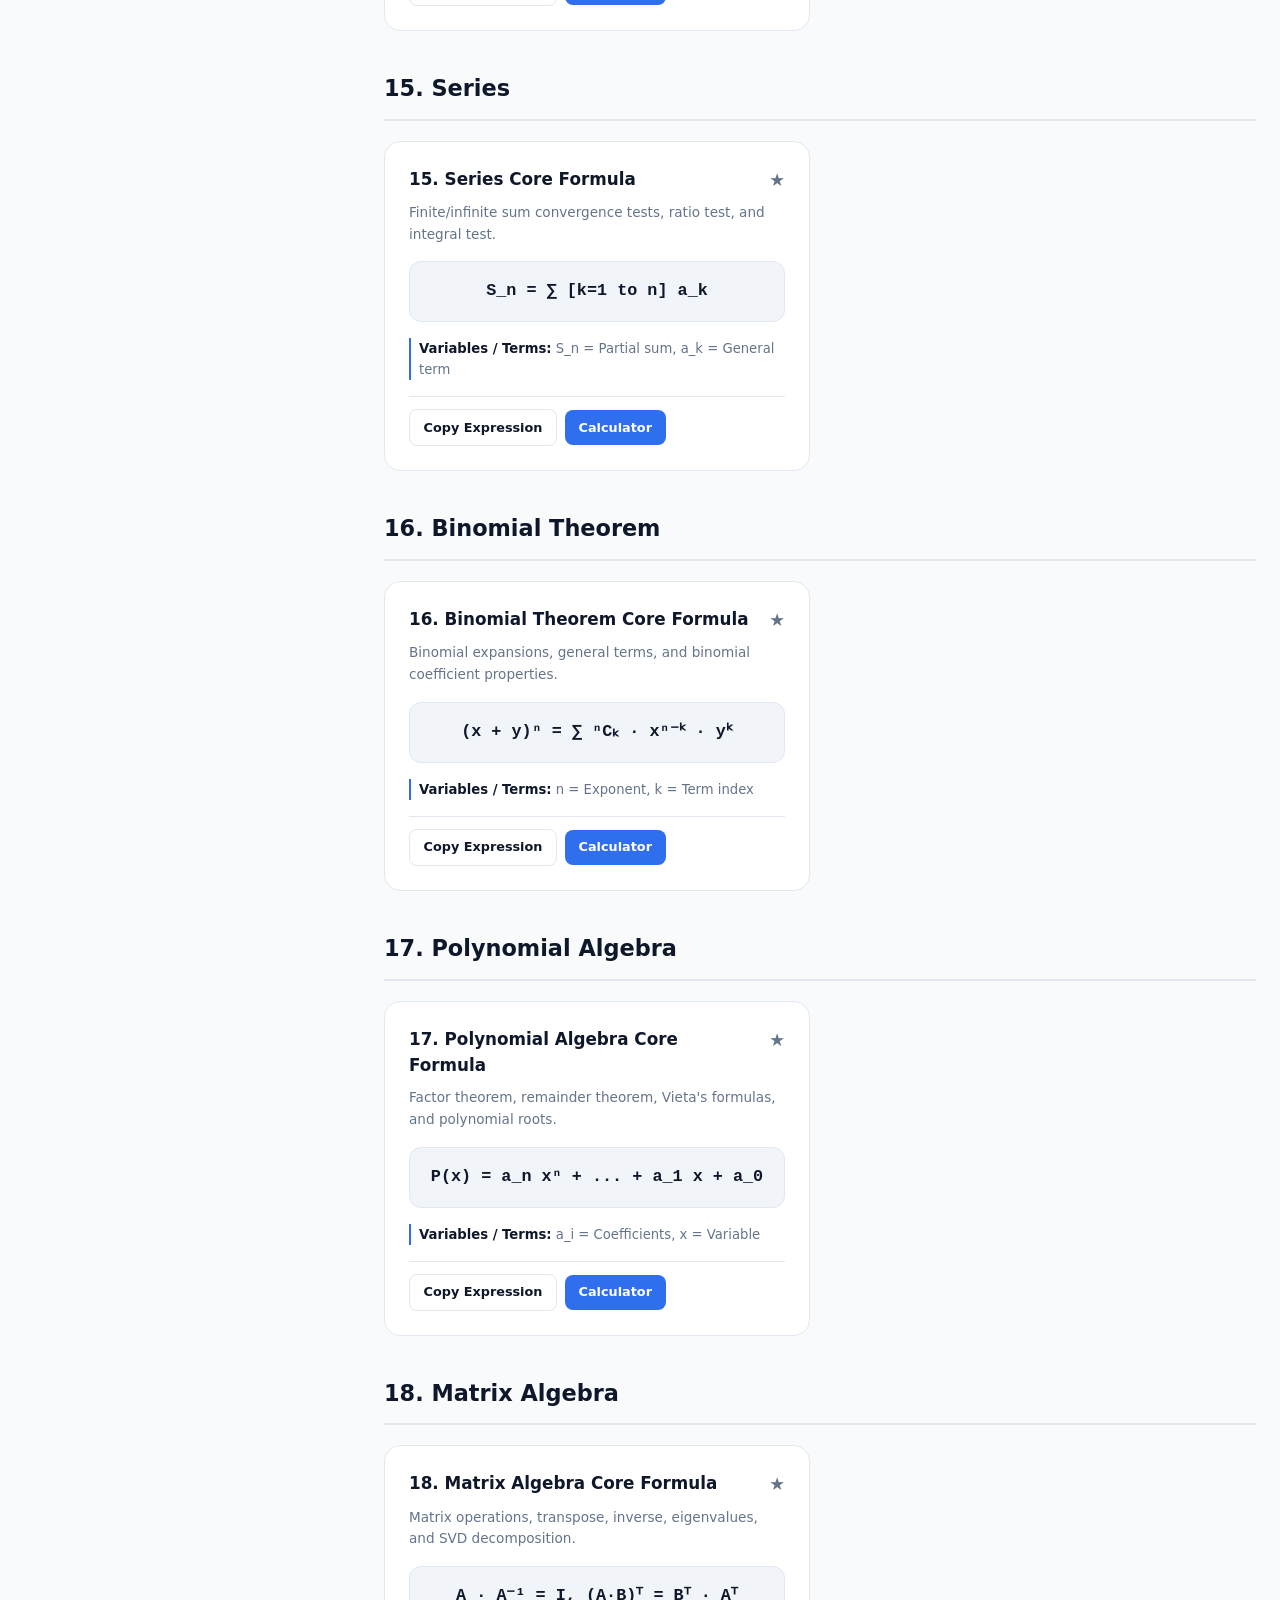
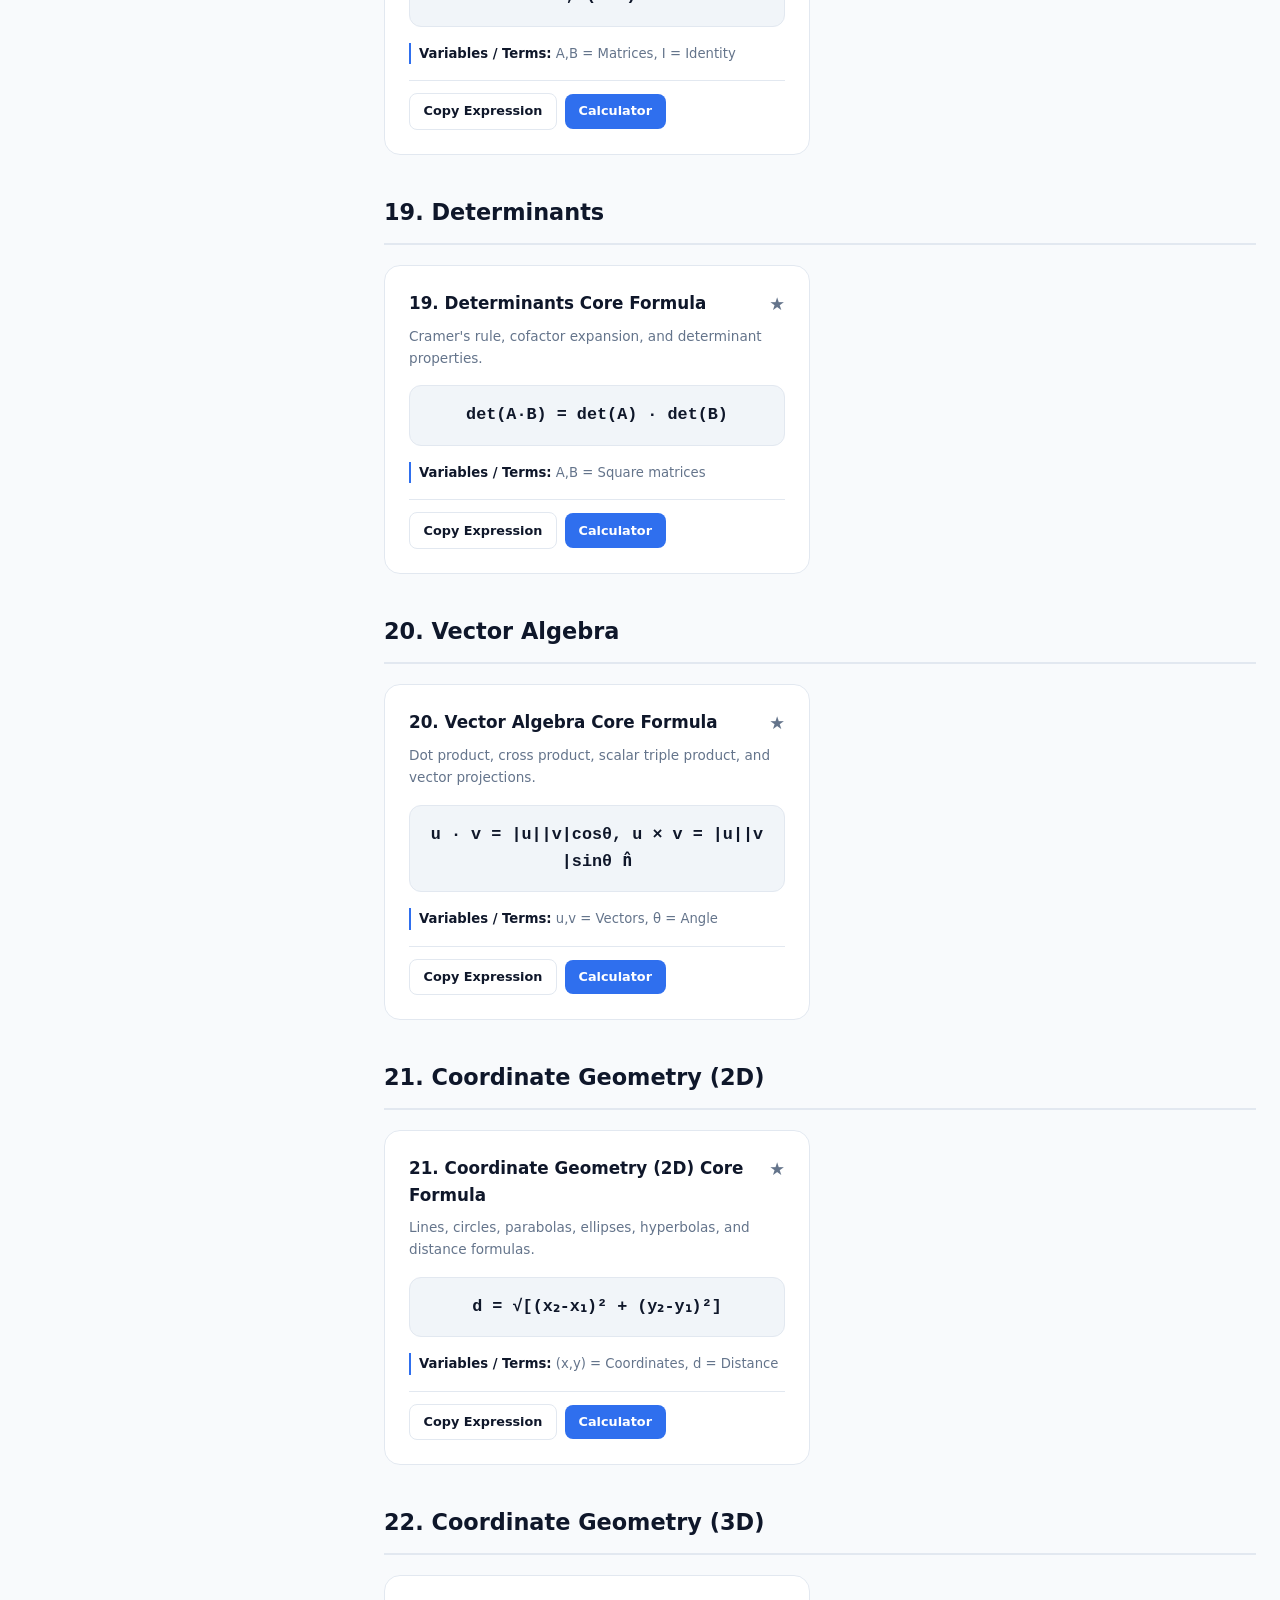
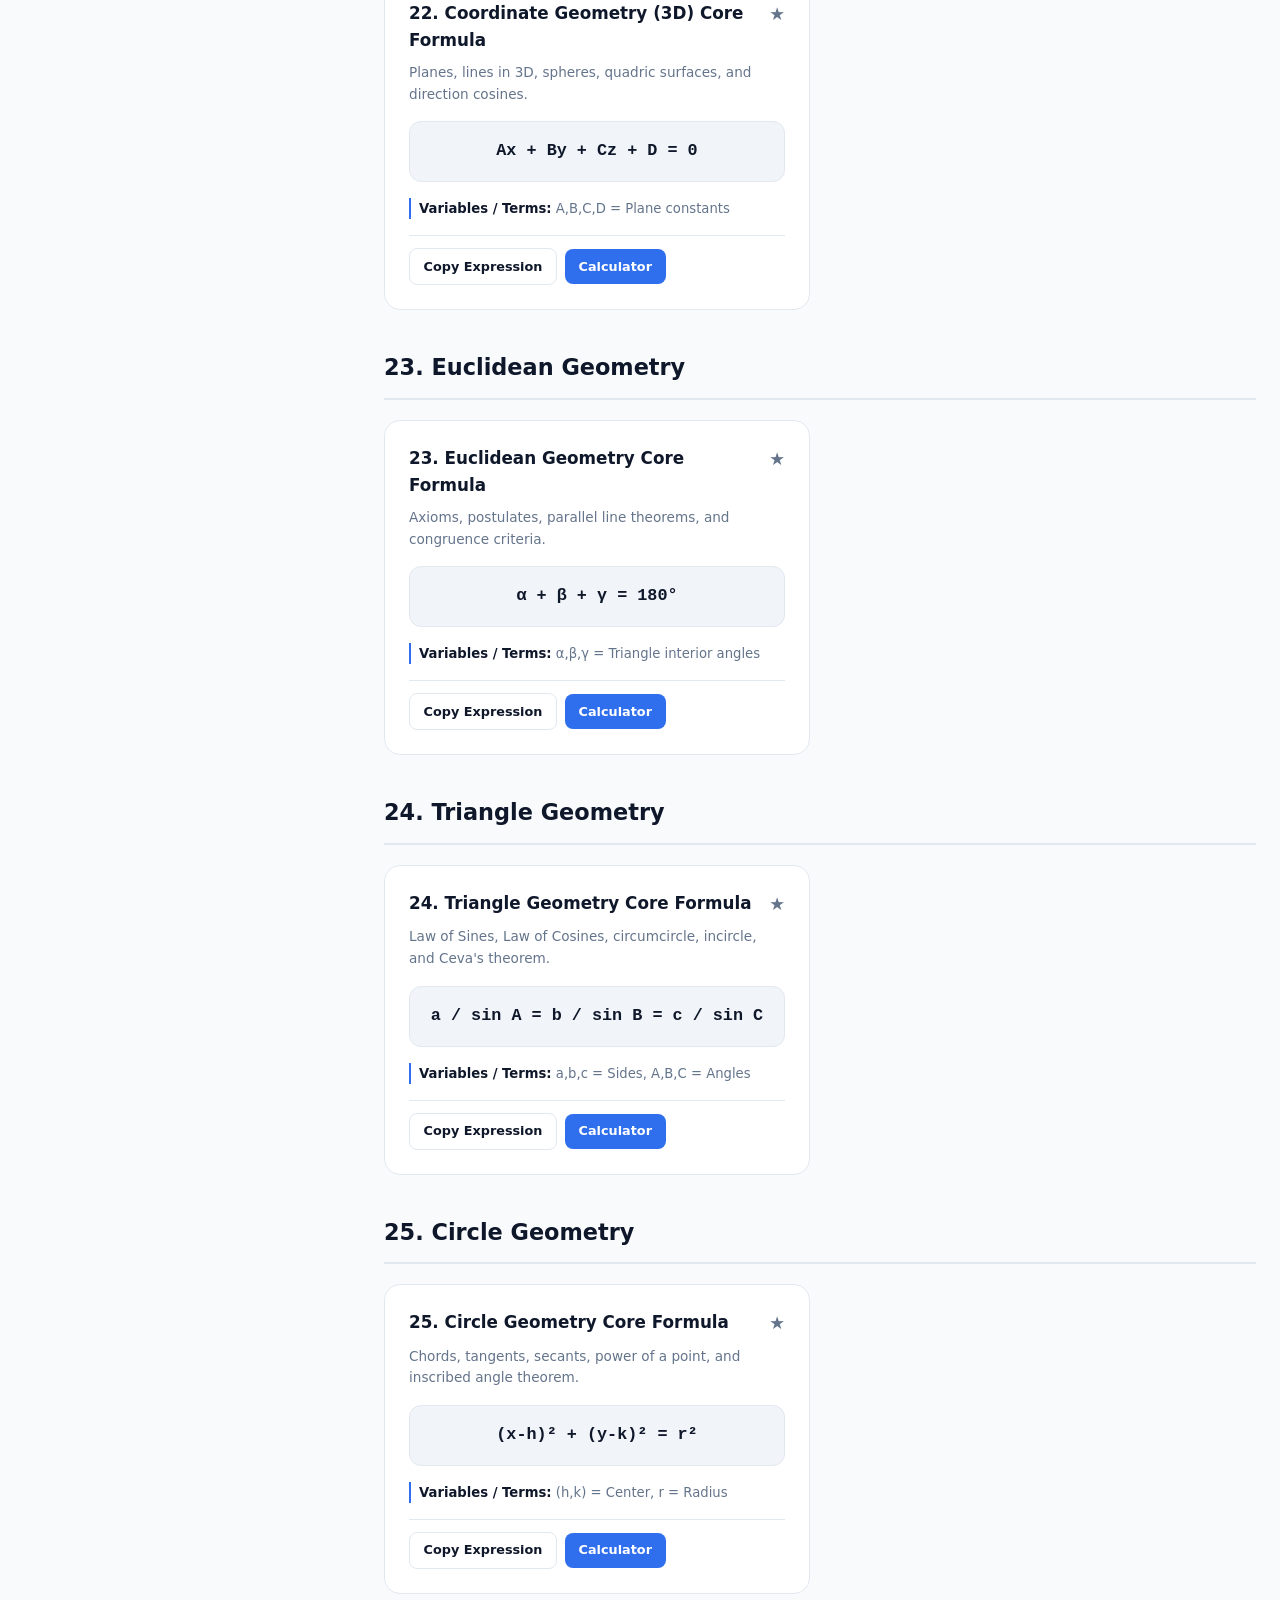
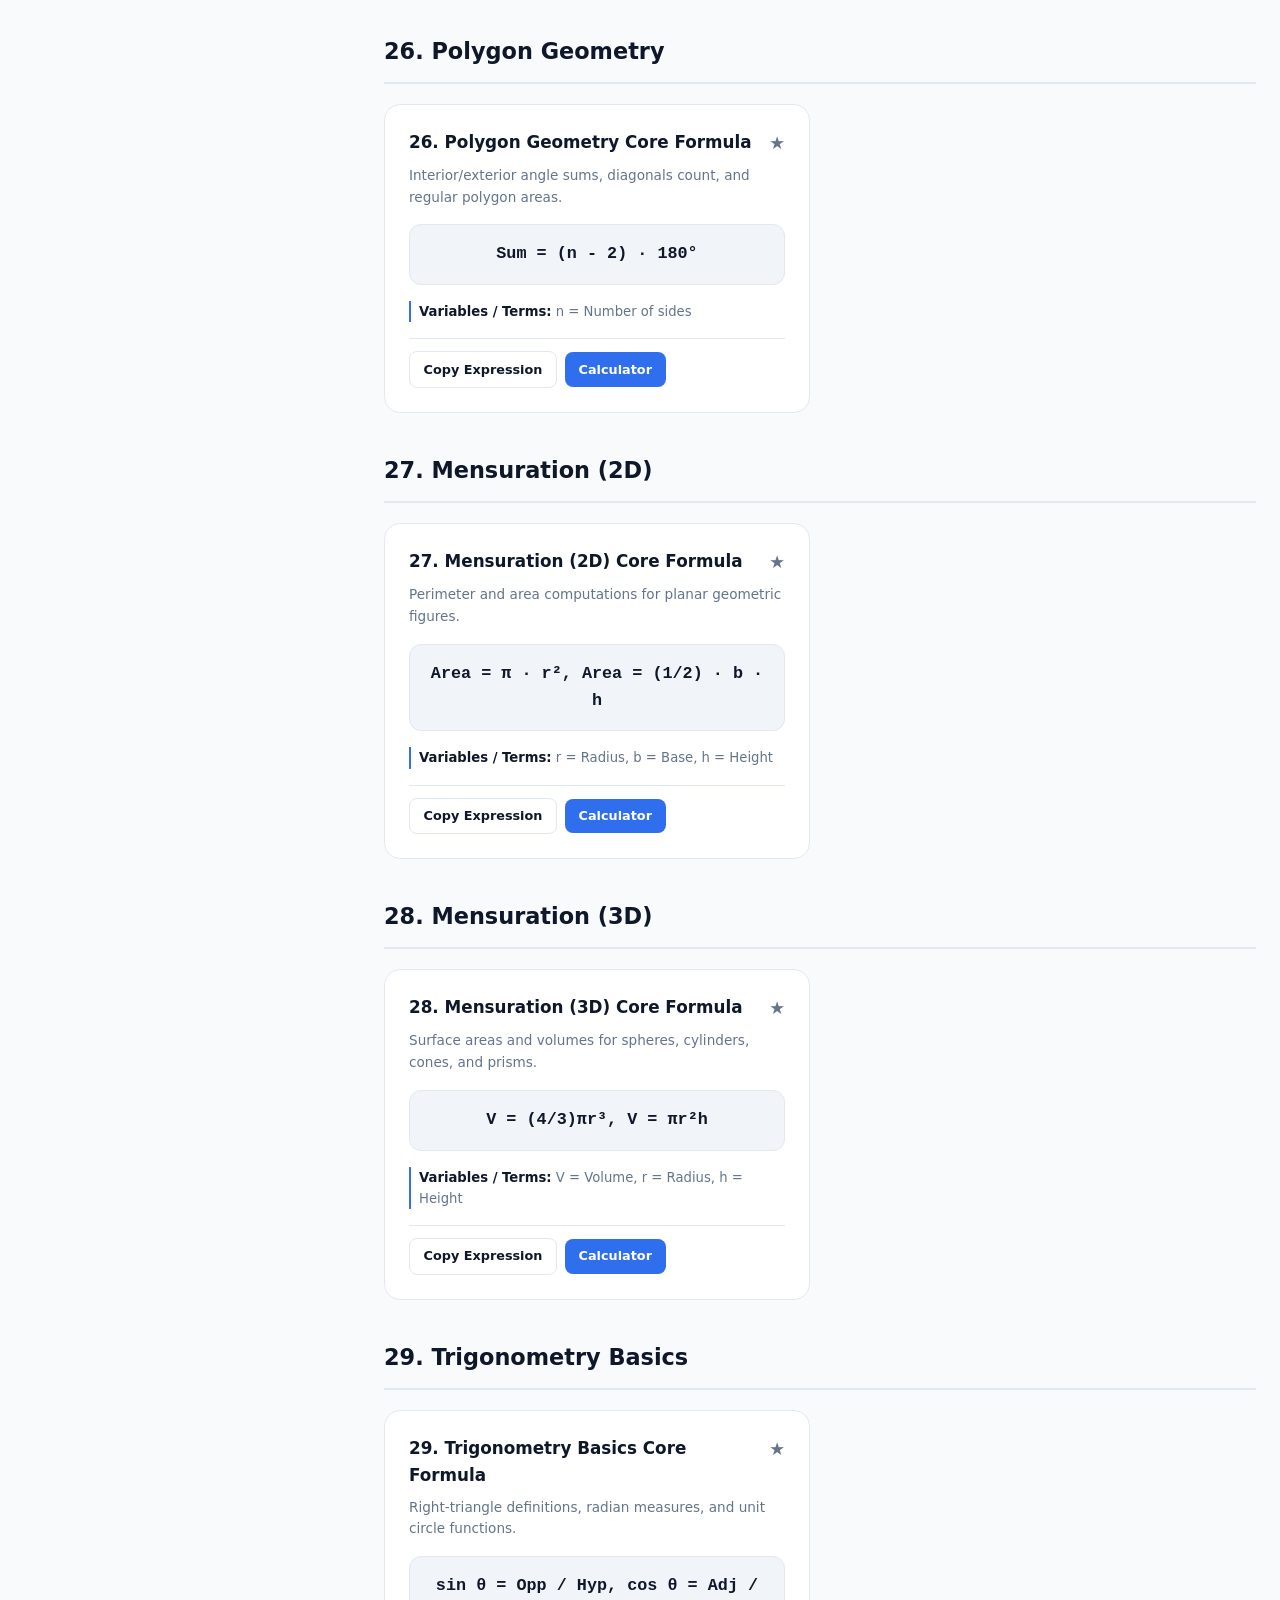
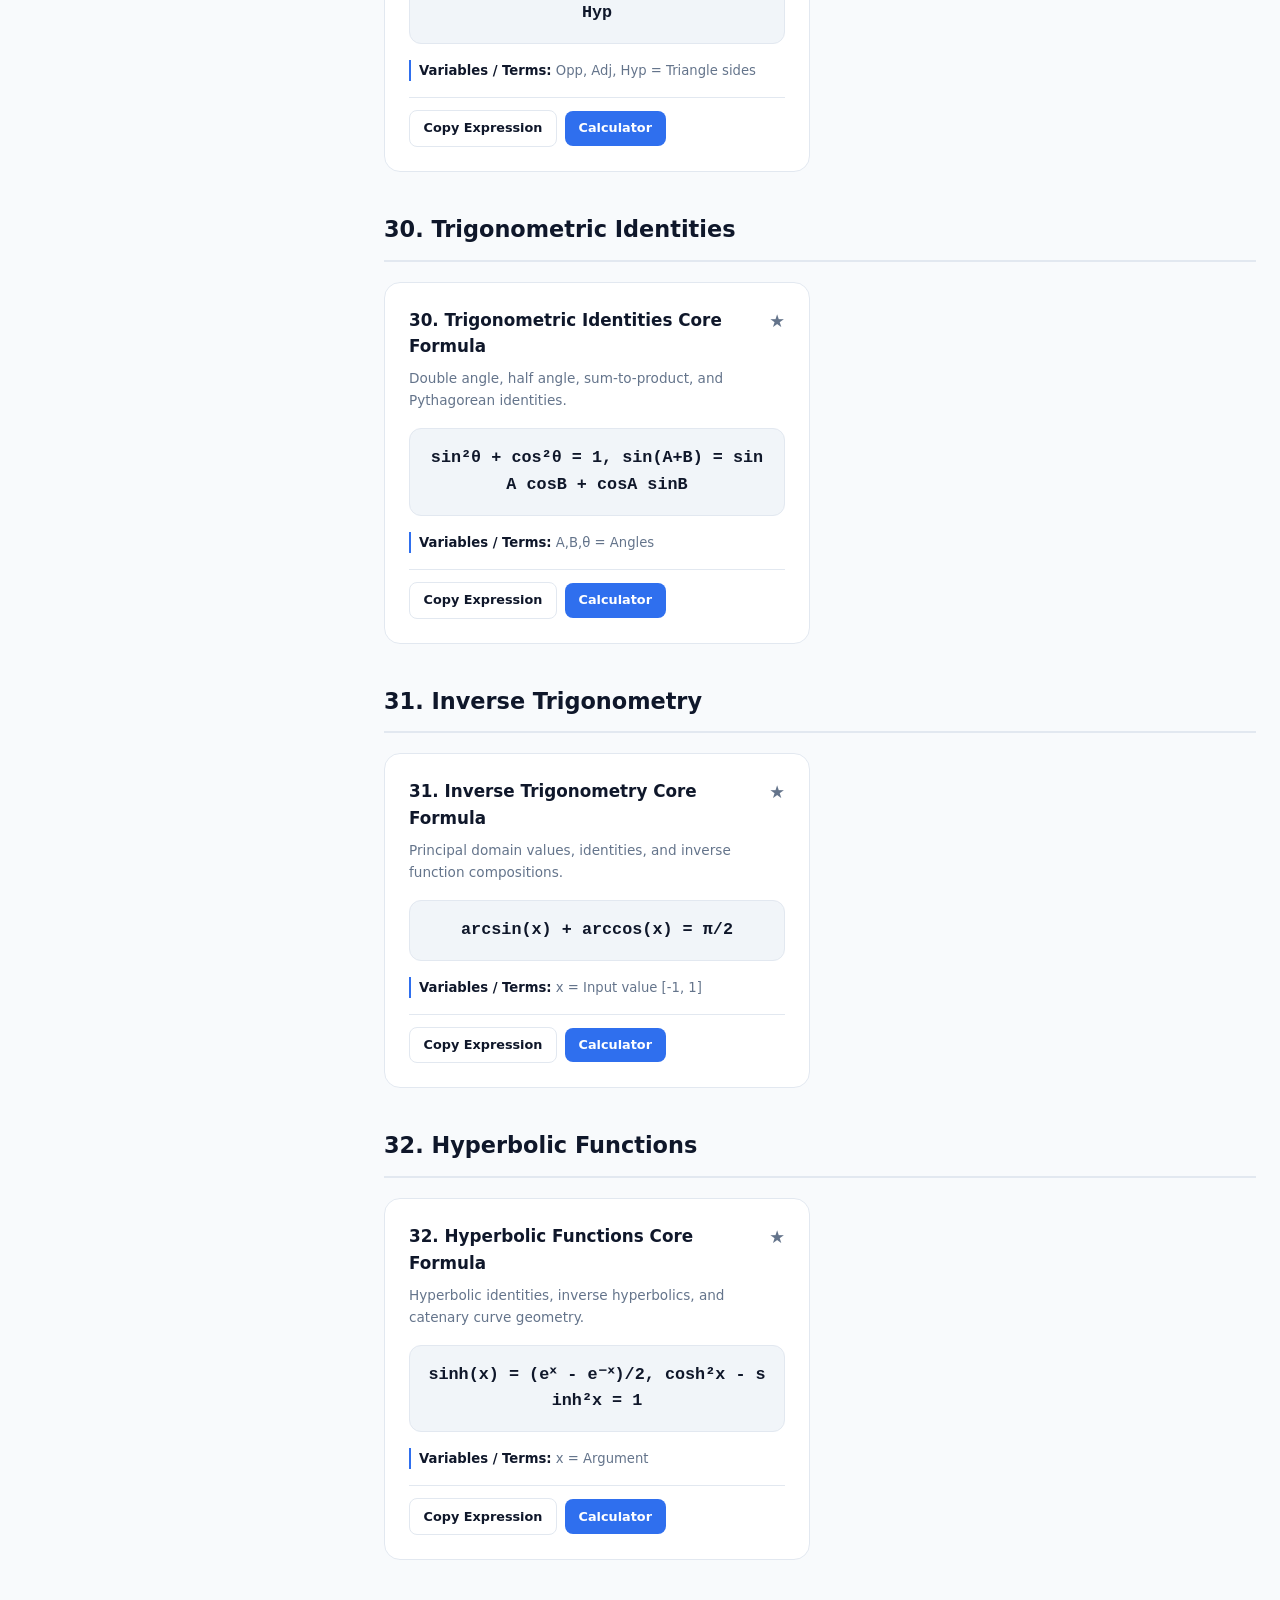
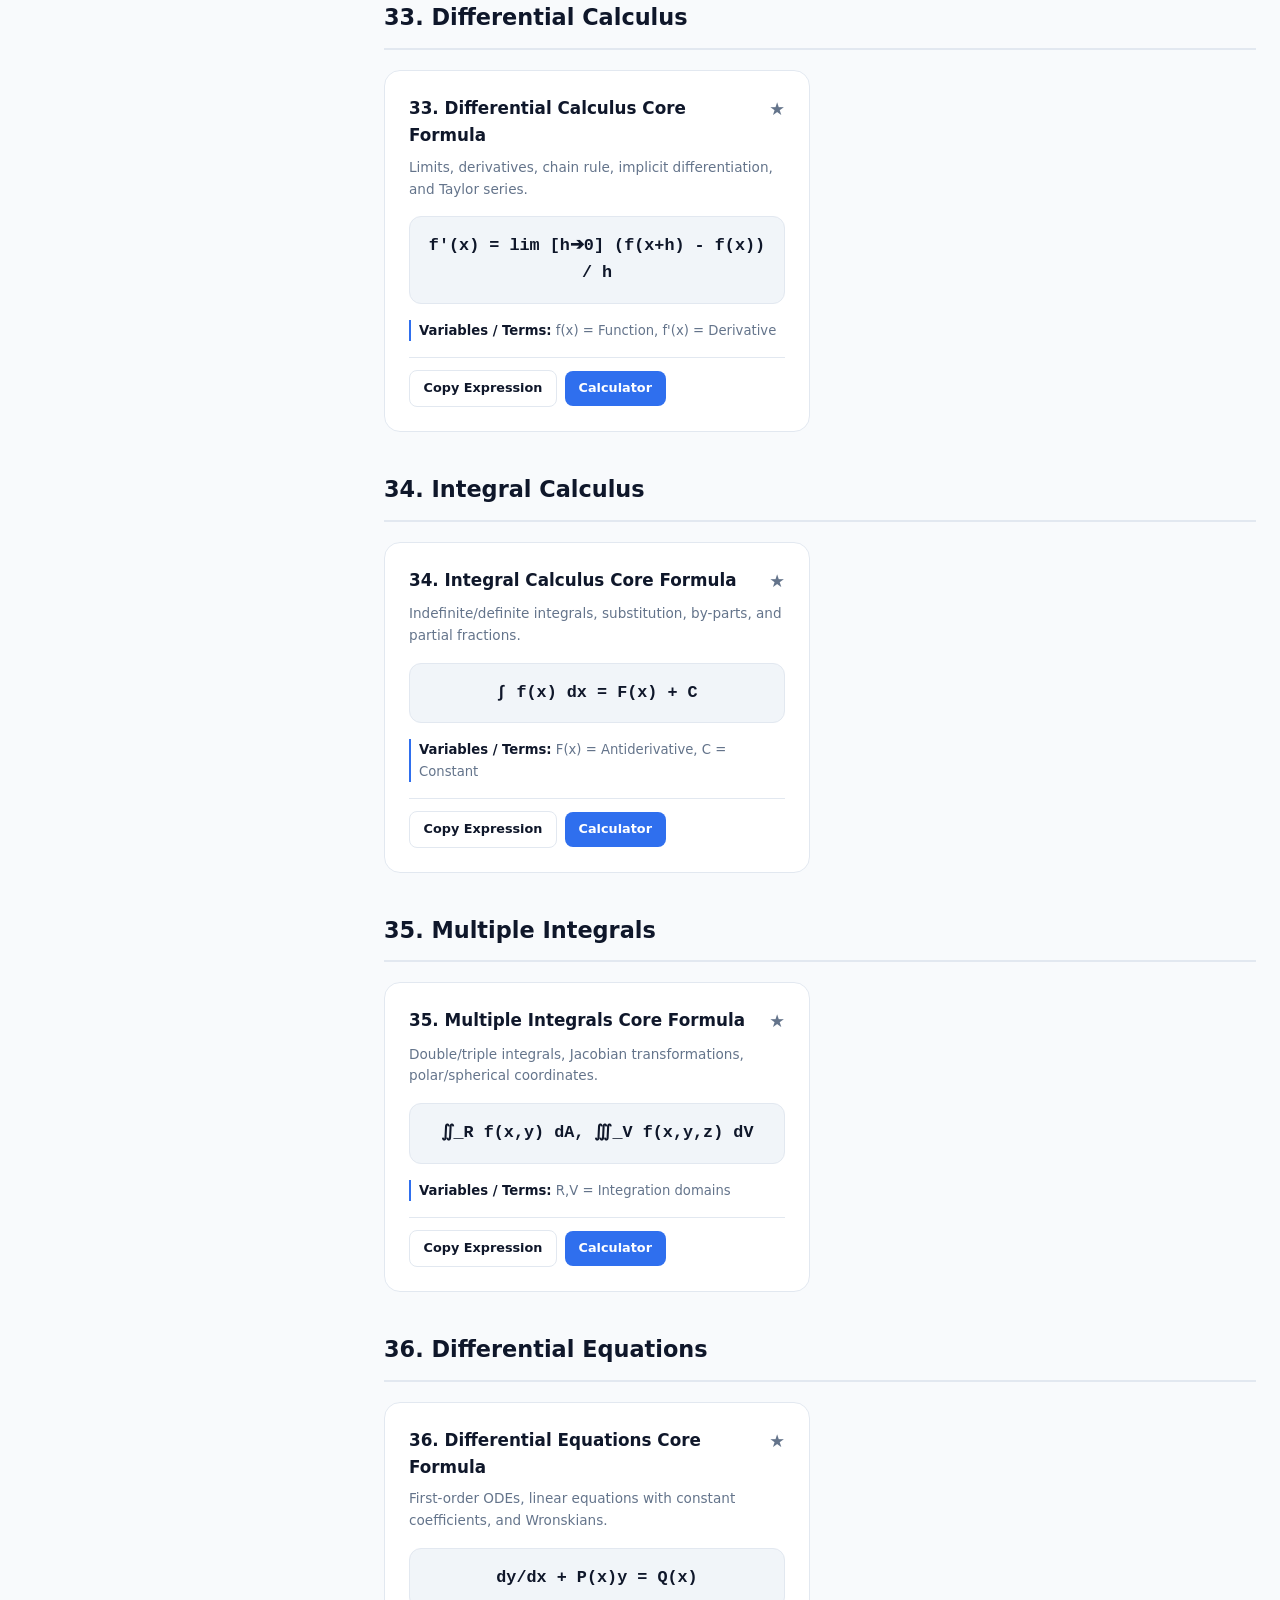
<file: subject-details.html>
<!DOCTYPE html>
<html lang="en" data-theme="light">
<head>
    <meta charset="UTF-8">
    <meta name="viewport" content="width=device-width, initial-scale=1.0">
    <title>Subject Reference Details — FormulaHub Cheat Sheet</title>
    <!-- Internal CSS Stylesheet -->
    <style>
        /* ==========================================================================
           1. DESIGN SYSTEM & CSS VARIABLES
           ========================================================================== */
        :root {
            /* Colors - Light Mode */
            --primary-hue: 220;
            --primary: hsl(var(--primary-hue), 85%, 56%);
            --primary-hover: hsl(var(--primary-hue), 85%, 48%);
            --primary-light: hsl(var(--primary-hue), 85%, 96%);
            --accent: hsl(260, 85%, 62%);
            
            --bg-body: #f8fafc;
            --bg-surface: #ffffff;
            --bg-surface-glass: rgba(255, 255, 255, 0.85);
            --bg-subtle: #f1f5f9;
            
            --text-main: #0f172a;
            --text-muted: #64748b;
            --text-inverse: #ffffff;
            
            --border-color: #e2e8f0;
            --border-hover: #cbd5e1;
            
            /* Shadows & Elevation */
            --shadow-sm: 0 1px 3px rgba(0,0,0,0.05), 0 1px 2px rgba(0,0,0,0.1);
            --shadow-md: 0 4px 12px -2px rgba(0,0,0,0.08), 0 2px 6px -1px rgba(0,0,0,0.04);
            --shadow-lg: 0 12px 24px -4px rgba(0,0,0,0.1), 0 4px 8px -2px rgba(0,0,0,0.04);
            --shadow-glow: 0 0 20px rgba(59, 130, 246, 0.25);
            
            /* Layout & Spacing */
            --radius-sm: 8px;
            --radius-md: 12px;
            --radius-lg: 16px;
            --radius-full: 9999px;
            --max-width: 1280px;
            --nav-height: 72px;
            
            /* Transitions */
            --transition-fast: 0.15s ease;
            --transition-normal: 0.25s cubic-bezier(0.4, 0, 0.2, 1);
        }

        /* Dark Theme Overrides */
        [data-theme="dark"] {
            --bg-body: #0b0f19;
            --bg-surface: #151c2c;
            --bg-surface-glass: rgba(21, 28, 44, 0.85);
            --bg-subtle: #1e293b;
            
            --text-main: #f8fafc;
            --text-muted: #94a3b8;
            
            --border-color: #1e293b;
            --border-hover: #334155;
            
            --shadow-sm: 0 1px 3px rgba(0,0,0,0.3);
            --shadow-md: 0 4px 12px rgba(0,0,0,0.4);
            --shadow-lg: 0 12px 24px rgba(0,0,0,0.5);
            --shadow-glow: 0 0 25px rgba(59, 130, 246, 0.35);
        }

        /* ==========================================================================
           2. BASE RESETS & TYPOGRAPHY
           ========================================================================== */
        *, *::before, *::after {
            box-sizing: border-box;
            margin: 0;
            padding: 0;
        }

        html {
            scroll-behavior: smooth;
            font-size: 16px;
        }

        body {
            font-family: system-ui, -apple-system, BlinkMacSystemFont, 'Segoe UI', Roboto, Oxygen, Ubuntu, Cantarell, sans-serif;
            background-color: var(--bg-body);
            color: var(--text-main);
            line-height: 1.6;
            min-height: 100vh;
            display: flex;
            flex-direction: column;
            transition: background-color var(--transition-normal), color var(--transition-normal);
            -webkit-font-smoothing: antialiased;
        }

        a {
            color: inherit;
            text-decoration: none;
        }

        button, input, select {
            font: inherit;
            border: none;
            outline: none;
            background: none;
        }

        /* Container Utility */
        .container {
            width: 100%;
            max-width: var(--max-width);
            margin: 0 auto;
            padding: 0 1.5rem;
        }

        /* ==========================================================================
           3. NAVIGATION BAR
           ========================================================================== */
        .navbar {
            position: sticky;
            top: 0;
            z-index: 1000;
            height: var(--nav-height);
            background-color: var(--bg-surface-glass);
            backdrop-filter: blur(12px);
            -webkit-backdrop-filter: blur(12px);
            border-bottom: 1px solid var(--border-color);
            transition: background-color var(--transition-normal), border-color var(--transition-normal);
        }

        .nav-container {
            height: 100%;
            display: flex;
            align-items: center;
            justify-content: space-between;
        }

        .brand-logo {
            display: flex;
            align-items: center;
            gap: 0.75rem;
            font-size: 1.25rem;
            font-weight: 700;
            color: var(--text-main);
            letter-spacing: -0.02em;
        }

        .logo-icon {
            width: 38px;
            height: 38px;
            background: linear-gradient(135deg, var(--primary), var(--accent));
            border-radius: var(--radius-md);
            display: flex;
            align-items: center;
            justify-content: center;
            color: white;
            font-weight: 800;
            box-shadow: var(--shadow-sm);
        }

        .nav-links {
            display: flex;
            align-items: center;
            gap: 1.5rem;
            list-style: none;
        }

        .nav-link {
            font-weight: 500;
            color: var(--text-muted);
            transition: color var(--transition-fast);
            padding: 0.5rem 0.25rem;
            position: relative;
        }

        .nav-link:hover, .nav-link.active {
            color: var(--primary);
        }

        .nav-link.active::after {
            content: '';
            position: absolute;
            bottom: 0;
            left: 0;
            width: 100%;
            height: 2px;
            background-color: var(--primary);
            border-radius: var(--radius-full);
        }

        .nav-actions {
            display: flex;
            align-items: center;
            gap: 0.75rem;
        }

        .icon-btn {
            width: 40px;
            height: 40px;
            border-radius: var(--radius-md);
            display: flex;
            align-items: center;
            justify-content: center;
            color: var(--text-muted);
            background-color: var(--bg-subtle);
            cursor: pointer;
            transition: all var(--transition-fast);
        }

        .icon-btn:hover {
            color: var(--text-main);
            background-color: var(--border-color);
        }

        .mobile-toggle {
            display: none;
        }

        /* ==========================================================================
           4. PAGE HEADER & SUBJECT SELECTOR
           ========================================================================== */
        .page-header {
            padding: 2.5rem 0 2rem;
            border-bottom: 1px solid var(--border-color);
            background-color: var(--bg-surface);
            transition: background-color var(--transition-normal);
        }

        .breadcrumb {
            display: flex;
            align-items: center;
            gap: 0.5rem;
            font-size: 0.875rem;
            color: var(--text-muted);
            margin-bottom: 1rem;
        }

        .breadcrumb a:hover {
            color: var(--primary);
        }

        .header-meta-row {
            display: flex;
            align-items: center;
            justify-content: space-between;
            gap: 1.5rem;
            flex-wrap: wrap;
        }

        .subject-identity {
            display: flex;
            align-items: center;
            gap: 1.25rem;
        }

        .subject-hero-icon {
            width: 60px;
            height: 60px;
            border-radius: var(--radius-lg);
            background-color: var(--primary-light);
            color: var(--primary);
            display: flex;
            align-items: center;
            justify-content: center;
            font-size: 1.85rem;
            font-weight: 800;
            flex-shrink: 0;
        }

        [data-theme="dark"] .subject-hero-icon {
            background-color: rgba(59, 130, 246, 0.15);
        }

        .page-title {
            font-size: 2rem;
            font-weight: 800;
            letter-spacing: -0.02em;
            line-height: 1.2;
        }

        .page-subtitle {
            font-size: 0.95rem;
            color: var(--text-muted);
            margin-top: 0.25rem;
        }

        /* Subject Dropdown & Quick Search Toolbar */
        .toolbar-controls {
            display: flex;
            align-items: center;
            gap: 0.75rem;
            flex-wrap: wrap;
        }

        .subject-select {
            padding: 0.6rem 1rem;
            border-radius: var(--radius-md);
            background-color: var(--bg-subtle);
            border: 1px solid var(--border-color);
            color: var(--text-main);
            font-size: 0.875rem;
            font-weight: 600;
            cursor: pointer;
            transition: border-color var(--transition-fast);
        }

        .subject-select:focus {
            border-color: var(--primary);
        }

        .search-topic-input {
            padding: 0.6rem 1rem 0.6rem 2.25rem;
            border-radius: var(--radius-md);
            background-color: var(--bg-subtle);
            border: 1px solid var(--border-color);
            color: var(--text-main);
            font-size: 0.875rem;
            width: 240px;
            transition: all var(--transition-fast);
        }

        .search-topic-wrapper {
            position: relative;
        }

        .search-topic-wrapper svg {
            position: absolute;
            left: 0.75rem;
            top: 50%;
            transform: translateY(-50%);
            color: var(--text-muted);
        }

        .search-topic-input:focus {
            border-color: var(--primary);
            background-color: var(--bg-surface);
            width: 280px;
        }

        /* ==========================================================================
           5. DUAL-COLUMN LAYOUT (SIDEBAR + MAIN CONTENT)
           ========================================================================== */
        .details-wrapper {
            padding: 2.5rem 0 4rem;
        }

        .layout-grid {
            display: grid;
            grid-template-columns: 320px 1fr;
            gap: 2.5rem;
            align-items: start;
        }

        /* Sticky Sidebar Navigation */
        .sidebar {
            position: sticky;
            top: calc(var(--nav-height) + 1.5rem);
            background-color: var(--bg-surface);
            border: 1px solid var(--border-color);
            border-radius: var(--radius-lg);
            padding: 1.25rem;
            box-shadow: var(--shadow-sm);
            max-height: calc(100vh - var(--nav-height) - 3rem);
            overflow-y: auto;
        }

        .sidebar-header {
            display: flex;
            align-items: center;
            justify-content: space-between;
            margin-bottom: 1rem;
            padding-bottom: 0.5rem;
            border-bottom: 1px solid var(--border-color);
        }

        .sidebar-title {
            font-size: 0.85rem;
            font-weight: 700;
            text-transform: uppercase;
            letter-spacing: 0.05em;
            color: var(--text-muted);
        }

        .subject-badge {
            font-size: 0.75rem;
            padding: 0.2rem 0.6rem;
            border-radius: var(--radius-full);
            background-color: var(--primary-light);
            color: var(--primary);
            font-weight: 700;
        }

        [data-theme="dark"] .subject-badge {
            background-color: rgba(59, 130, 246, 0.15);
        }

        .topic-nav {
            list-style: none;
            display: flex;
            flex-direction: column;
            gap: 0.25rem;
        }

        .topic-nav-item a {
            display: flex;
            align-items: center;
            justify-content: space-between;
            padding: 0.55rem 0.75rem;
            border-radius: var(--radius-md);
            font-size: 0.85rem;
            font-weight: 500;
            color: var(--text-muted);
            transition: all var(--transition-fast);
        }

        .topic-nav-item a:hover {
            color: var(--primary);
            background-color: var(--bg-subtle);
        }

        .topic-nav-item.active a {
            color: var(--primary);
            background-color: var(--primary-light);
            font-weight: 700;
        }

        [data-theme="dark"] .topic-nav-item.active a {
            background-color: rgba(59, 130, 246, 0.15);
        }

        .topic-count {
            font-size: 0.7rem;
            padding: 0.1rem 0.4rem;
            border-radius: var(--radius-full);
            background-color: var(--bg-subtle);
            color: var(--text-muted);
        }

        /* Main Content Area & Cards */
        .content-area {
            display: flex;
            flex-direction: column;
            gap: 2.5rem;
        }

        .topic-section {
            scroll-margin-top: calc(var(--nav-height) + 1.5rem);
        }

        .topic-header {
            display: flex;
            align-items: center;
            justify-content: space-between;
            margin-bottom: 1.25rem;
            padding-bottom: 0.75rem;
            border-bottom: 2px solid var(--border-color);
        }

        .topic-title {
            font-size: 1.4rem;
            font-weight: 700;
            color: var(--text-main);
        }

        .formula-cards-grid {
            display: grid;
            grid-template-columns: repeat(auto-fill, minmax(320px, 1fr));
            gap: 1.25rem;
        }

        /* Formula Card Design */
        .formula-card {
            background-color: var(--bg-surface);
            border: 1px solid var(--border-color);
            border-radius: var(--radius-lg);
            padding: 1.5rem;
            transition: all var(--transition-normal);
            display: flex;
            flex-direction: column;
            position: relative;
        }

        .formula-card:hover {
            box-shadow: var(--shadow-md);
            border-color: var(--border-hover);
        }

        .card-top {
            display: flex;
            align-items: flex-start;
            justify-content: space-between;
            gap: 1rem;
            margin-bottom: 0.5rem;
        }

        .formula-name {
            font-size: 1.05rem;
            font-weight: 700;
            color: var(--text-main);
        }

        .fav-btn {
            color: var(--text-muted);
            cursor: pointer;
            transition: color var(--transition-fast);
            background: none;
            border: none;
            font-size: 1.1rem;
        }

        .fav-btn:hover, .fav-btn.is-active {
            color: #f59e0b;
        }

        .formula-description {
            font-size: 0.85rem;
            color: var(--text-muted);
            margin-bottom: 1rem;
        }

        /* Formula Expression Box */
        .formula-box {
            background-color: var(--bg-subtle);
            border-radius: var(--radius-md);
            padding: 1rem;
            text-align: center;
            margin-bottom: 1rem;
            border: 1px solid var(--border-color);
        }

        .formula-expression {
            font-family: 'Courier New', Courier, monospace;
            font-size: 1.05rem;
            font-weight: 700;
            color: var(--text-main);
            word-break: break-all;
        }

        /* Variable Descriptions */
        .variable-list {
            font-size: 0.825rem;
            color: var(--text-muted);
            display: flex;
            flex-direction: column;
            gap: 0.3rem;
            margin-bottom: 1rem;
            padding-left: 0.5rem;
            border-left: 2px solid var(--primary);
        }

        .variable-item strong {
            color: var(--text-main);
        }

        .card-actions {
            display: flex;
            align-items: center;
            gap: 0.5rem;
            margin-top: auto;
            padding-top: 0.75rem;
            border-top: 1px solid var(--border-color);
        }

        .btn {
            display: inline-flex;
            align-items: center;
            justify-content: center;
            gap: 0.35rem;
            padding: 0.45rem 0.85rem;
            border-radius: var(--radius-sm);
            font-size: 0.8rem;
            font-weight: 600;
            cursor: pointer;
            transition: all var(--transition-fast);
        }

        .btn-outline {
            border: 1px solid var(--border-color);
            color: var(--text-main);
            background-color: var(--bg-surface);
        }

        .btn-outline:hover {
            border-color: var(--primary);
            color: var(--primary);
        }

        .btn-primary {
            background-color: var(--primary);
            color: var(--text-inverse);
        }

        .btn-primary:hover {
            background-color: var(--primary-hover);
        }

        /* Copy Feedback Toast */
        .toast {
            position: fixed;
            bottom: 2rem;
            right: 2rem;
            background-color: var(--text-main);
            color: var(--bg-body);
            padding: 0.75rem 1.5rem;
            border-radius: var(--radius-md);
            font-size: 0.875rem;
            font-weight: 600;
            box-shadow: var(--shadow-lg);
            display: none;
            z-index: 2000;
        }

        /* ==========================================================================
           6. FOOTER SECTION
           ========================================================================== */
        .footer {
            background-color: var(--bg-surface);
            border-top: 1px solid var(--border-color);
            padding: 4rem 0 2rem;
            margin-top: auto;
            transition: background-color var(--transition-normal);
        }

        .footer-grid {
            display: grid;
            grid-template-columns: 2fr repeat(3, 1fr);
            gap: 3rem;
            margin-bottom: 3rem;
        }

        .footer-brand p {
            color: var(--text-muted);
            font-size: 0.9rem;
            margin-top: 1rem;
            max-width: 300px;
        }

        .footer-column-title {
            font-size: 0.95rem;
            font-weight: 700;
            text-transform: uppercase;
            letter-spacing: 0.05em;
            margin-bottom: 1.25rem;
        }

        .footer-links {
            list-style: none;
            display: flex;
            flex-direction: column;
            gap: 0.75rem;
        }

        .footer-link {
            color: var(--text-muted);
            font-size: 0.9rem;
            transition: color var(--transition-fast);
        }

        .footer-link:hover {
            color: var(--primary);
        }

        .footer-bottom {
            padding-top: 2rem;
            border-top: 1px solid var(--border-color);
            display: flex;
            align-items: center;
            justify-content: space-between;
            font-size: 0.875rem;
            color: var(--text-muted);
        }

        /* ==========================================================================
           7. RESPONSIVE MEDIA QUERIES
           ========================================================================== */
        @media (max-width: 992px) {
            .layout-grid {
                grid-template-columns: 1fr;
            }

            .sidebar {
                position: relative;
                top: 0;
                max-height: 300px;
            }

            .footer-grid {
                grid-template-columns: 1fr 1fr;
                gap: 2rem;
            }
        }

        @media (max-width: 768px) {
            .page-title {
                font-size: 1.6rem;
            }

            .nav-links {
                position: fixed;
                top: var(--nav-height);
                left: 0;
                right: 0;
                background-color: var(--bg-surface);
                border-bottom: 1px solid var(--border-color);
                flex-direction: column;
                padding: 1.5rem;
                gap: 1rem;
                display: none;
                box-shadow: var(--shadow-lg);
            }

            .nav-links.is-active {
                display: flex;
            }

            .mobile-toggle {
                display: flex;
            }

            .header-meta-row {
                flex-direction: column;
                align-items: flex-start;
            }

            .toolbar-controls {
                width: 100%;
            }

            .search-topic-input {
                width: 100%;
            }

            .search-topic-wrapper {
                flex-grow: 1;
            }
        }

        @media (max-width: 480px) {
            .footer-grid {
                grid-template-columns: 1fr;
            }

            .footer-bottom {
                flex-direction: column;
                gap: 1rem;
                text-align: center;
            }

            .formula-cards-grid {
                grid-template-columns: 1fr;
            }
        }
    </style>
</head>
<body>

    <!-- ==========================================================================
       NAVIGATION BAR
       ========================================================================== -->
    <nav class="navbar" aria-label="Main Navigation">
        <div class="container nav-container">
            <a href="index.html" class="brand-logo" aria-label="FormulaHub Home">
                <div class="logo-icon">ƒx</div>
                <span>FormulaHub</span>
            </a>

            <!-- Navigation Links -->
            <ul class="nav-links" id="navLinks">
                <li><a href="index.html" class="nav-link">Home</a></li>
                <li><a href="subjects.html" class="nav-link active">Subjects</a></li>
                <li><a href="calculators.html" class="nav-link">Calculators</a></li>
                <li><a href="converter.html" class="nav-link">Converter</a></li>
                <li><a href="constants.html" class="nav-link">Constants</a></li>
                <li><a href="symbols.html" class="nav-link">Symbols</a></li>
            </ul>

            <!-- Header Action Controls -->
            <div class="nav-actions">
                <!-- Theme Toggle Button -->
                <button class="icon-btn" id="themeToggleBtn" aria-label="Toggle Theme" title="Toggle Dark/Light Mode">
                    <svg id="sunIcon" width="20" height="20" fill="none" stroke="currentColor" stroke-width="2" viewBox="0 0 24 24"><path d="M12 3v1m0 16v1m9-9h-1M4 12H3m15.364 6.364l-.707-.707M6.343 6.343l-.707-.707m12.728 0l-.707.707M6.343 17.657l-.707.707M16 12a4 4 0 11-8 0 4 4 0 018 0z"></path></svg>
                    <svg id="moonIcon" width="20" height="20" fill="none" stroke="currentColor" stroke-width="2" viewBox="0 0 24 24" style="display:none;"><path d="M20.354 15.354A9 9 0 018.646 3.646 9.003 9.003 0 0012 21a9.003 9.003 0 008.354-5.646z"></path></svg>
                </button>

                <!-- Search Link Button -->
                <a href="search.html" class="icon-btn" aria-label="Search Formulas">
                    <svg width="20" height="20" fill="none" stroke="currentColor" stroke-width="2" viewBox="0 0 24 24"><path d="M21 21l-6-6m2-5a7 7 0 11-14 0 7 7 0 0114 0z"></path></svg>
                </a>

                <!-- Mobile Navigation Toggle -->
                <button class="icon-btn mobile-toggle" id="mobileMenuBtn" aria-label="Toggle Navigation Menu">
                    <svg width="20" height="20" fill="none" stroke="currentColor" stroke-width="2" viewBox="0 0 24 24"><path d="M4 6h16M4 12h16M4 18h16"></path></svg>
                </button>
            </div>
        </div>
    </nav>

    <!-- ==========================================================================
       PAGE HEADER
       ========================================================================== -->
    <header class="page-header">
        <div class="container">
            <div class="breadcrumb">
                <a href="index.html">Home</a>
                <span>/</span>
                <a href="subjects.html">Subjects</a>
                <span>/</span>
                <span id="breadcrumbSubject" style="color: var(--text-main);">Mathematics</span>
            </div>

            <div class="header-meta-row">
                <div class="subject-identity">
                    <div class="subject-hero-icon" id="subjectHeroIcon">∑</div>
                    <div>
                        <h1 class="page-title" id="subjectHeaderTitle">Mathematics</h1>
                        <p class="page-subtitle" id="subjectHeaderDesc">Comprehensive index across 100 branches and 50,000+ formulas.</p>
                    </div>
                </div>

                <!-- Subject Switcher and Search Bar -->
                <div class="toolbar-controls">
                    <select class="subject-select" id="subjectSelect">
                        <option value="mathematics">1. Mathematics (100 Branches / 50k+ Formulas)</option>
                        <option value="physics">2. Physics (1,800+)</option>
                        <option value="chemistry">3. Chemistry (1,600+)</option>
                        <option value="biology">4. Biology (1,300+)</option>
                        <option value="medicine">5. Medicine & Health (2,500+)</option>
                        <option value="cs">6. Computer Science & IT (1,500+)</option>
                        <option value="ai">7. AI & Data Science (900+)</option>
                        <option value="electrical">8. Electrical & Electronics (1,400+)</option>
                        <option value="mechanical">9. Mechanical Engineering (1,400+)</option>
                        <option value="civil">10. Civil Engineering (1,300+)</option>
                    </select>

                    <div class="search-topic-wrapper">
                        <svg width="16" height="16" fill="none" stroke="currentColor" stroke-width="2" viewBox="0 0 24 24"><path d="M21 21l-6-6m2-5a7 7 0 11-14 0 7 7 0 0114 0z"></path></svg>
                        <input type="text" class="search-topic-input" id="topicSearchInput" placeholder="Search subject topics...">
                    </div>
                </div>
            </div>
        </div>
    </header>

    <!-- ==========================================================================
       MAIN CONTENT AREA
       ========================================================================== -->
    <main class="details-wrapper">
        <div class="container layout-grid">

            <!-- Sidebar Nav for Current Subject's Topics -->
            <aside class="sidebar">
                <div class="sidebar-header">
                    <span class="sidebar-title">Topic Index</span>
                    <span class="subject-badge" id="estCountBadge">100 Branches</span>
                </div>
                <ul class="topic-nav" id="topicNav">
                    <!-- JavaScript auto-populates topic sidebar links -->
                </ul>
            </aside>

            <!-- Main Topic Formula Cards Container -->
            <div class="content-area" id="contentArea">
                <!-- JavaScript renders complete topics & formula blocks here -->
            </div>
        </div>
    </main>

    <!-- Toast Copy Notification -->
    <div class="toast" id="toastMessage">Formula copied to clipboard!</div>

    <!-- ==========================================================================
       FOOTER SECTION
       ========================================================================== -->
    <footer class="footer">
        <div class="container">
            <div class="footer-grid">
                <!-- Brand Info -->
                <div class="footer-brand">
                    <a href="index.html" class="brand-logo">
                        <div class="logo-icon">ƒx</div>
                        <span>FormulaHub</span>
                    </a>
                    <p>A comprehensive, lightweight, open-source formula reference system designed for high performance and accessibility.</p>
                </div>

                <!-- Navigation Column 1 -->
                <div>
                    <h4 class="footer-column-title">Reference</h4>
                    <ul class="footer-links">
                        <li><a href="subjects.html" class="footer-link">All Subjects</a></li>
                        <li><a href="constants.html" class="footer-link">Physical Constants</a></li>
                        <li><a href="symbols.html" class="footer-link">Greek Symbols</a></li>
                        <li><a href="favorites.html" class="footer-link">Saved Formulas</a></li>
                    </ul>
                </div>

                <!-- Navigation Column 2 -->
                <div>
                    <h4 class="footer-column-title">Tools</h4>
                    <ul class="footer-links">
                        <li><a href="calculators.html" class="footer-link">Calculators</a></li>
                        <li><a href="converter.html" class="footer-link">Unit Converter</a></li>
                        <li><a href="search.html" class="footer-link">Advanced Search</a></li>
                        <li><a href="recent.html" class="footer-link">Recent Updates</a></li>
                    </ul>
                </div>

                <!-- Navigation Column 3 -->
                <div>
                    <h4 class="footer-column-title">Platform</h4>
                    <ul class="footer-links">
                        <li><a href="about.html" class="footer-link">About Project</a></li>
                        <li><a href="contact.html" class="footer-link">Contact & Feedback</a></li>
                        <li><a href="settings.html" class="footer-link">Preferences</a></li>
                        <li><a href="privacy.html" class="footer-link">Privacy Policy</a></li>
                        <li><a href="terms.html" class="footer-link">Terms of Use</a></li>
                    </ul>
                </div>
            </div>

            <!-- Footer Bottom Bar -->
            <div class="footer-bottom">
                <p>&copy; 2026 FormulaHub. Built with Vanilla Web Standards.</p>
                <p>Designed for speed, clarity, and precision.</p>
            </div>
        </div>
    </footer>

    <!-- ==========================================================================
       JAVASCRIPT DATA & LOGIC ENGINE
       ========================================================================== -->
    <script>
        // Array of all 100 Mathematics Branches specified in the requirement
        const MATH_100_BRANCHES = [
            { id: "m1", name: "1. Arithmetic", count: "100+", expr: "a + b = c, a · b = p", desc: "Basic operations, order of operations, and fundamental numeric properties.", vars: "a, b = Real Numbers, c, p = Result" },
            { id: "m2", name: "2. Number System", count: "100+", expr: "N ⊂ Z ⊂ Q ⊂ R ⊂ C", desc: "Natural numbers, integers, rational, irrational, and real number systems.", vars: "N = Natural, Z = Integers, Q = Rational, R = Real, C = Complex" },
            { id: "m3", name: "3. Fractions", count: "80+", expr: "(a/b) + (c/d) = (ad + bc) / bd", desc: "Proper, improper, mixed fractions, arithmetic operations, and cross-multiplication.", vars: "a,c = Numerators, b,d = Denominators (≠ 0)" },
            { id: "m4", name: "4. Decimals", count: "80+", expr: "x = ∑ d_k · 10⁻ᵏ", desc: "Terminating, repeating decimals, precision rounding, and fraction conversions.", vars: "d_k = Decimal digits, k = Position index" },
            { id: "m5", name: "5. Percentages", count: "100+", expr: "P = (Part / Whole) · 100%", desc: "Percentage change, gain/loss calculations, markup, and discount models.", vars: "P = Percentage, Part = Sub-amount, Whole = Total" },
            { id: "m6", name: "6. Ratio & Proportion", count: "80+", expr: "a/b = c/d ⟹ a·d = b·c", desc: "Direct/inverse proportions, scale factors, and component ratio splits.", vars: "a,b,c,d = Proportion terms" },
            { id: "m7", name: "7. Exponents & Powers", count: "150+", expr: "aᵐ · aⁿ = aᵐ⁺ⁿ, (aᵐ)ⁿ = aᵐⁿ", desc: "Rules of exponents, negative powers, fractional exponents, and scientific notation.", vars: "a = Base, m,n = Exponents" },
            { id: "m8", name: "8. Radicals & Surds", count: "120+", expr: "ⁿ√(a · b) = ⁿ√a · ⁿ√b", desc: "Simplifying surds, rationalizing denominators, and fractional powers.", vars: "n = Radical index, a,b = Radicands" },
            { id: "m9", name: "9. Logarithms", count: "250+", expr: "log_b(x · y) = log_b(x) + log_b(y)", desc: "Natural/common logarithms, change of base, and logarithmic equations.", vars: "b = Base, x,y = Arguments" },
            { id: "m10", name: "10. Sets", count: "150+", expr: "A ∪ B = {x : x ∈ A or x ∈ B}", desc: "Set operations, Venn diagrams, power sets, and De Morgan's laws.", vars: "A,B = Sets, x = Element" },
            { id: "m11", name: "11. Relations", count: "100+", expr: "R ⊆ A × B", desc: "Equivalence relations, reflexivity, symmetry, transitivity, and partial orders.", vars: "R = Relation, A,B = Sets" },
            { id: "m12", name: "12. Functions", count: "400+", expr: "f: X ➔ Y, (g ∘ f)(x) = g(f(x))", desc: "Domain/range, injective/surjective, inverse functions, and composition.", vars: "X = Domain, Y = Codomain, f,g = Mappings" },
            { id: "m13", name: "13. Complex Numbers", count: "400+", expr: "z = a + bi = r · e^(iθ)", desc: "Euler's formula, Argand plane, De Moivre's theorem, and complex roots.", vars: "a = Real, b = Imaginary, r = Modulus, θ = Argument" },
            { id: "m14", name: "14. Sequences", count: "250+", expr: "a_n = a_1 + (n-1)d", desc: "Arithmetic, geometric, harmonic progressions, and recurrence relation bounds.", vars: "a_n = n-th Term, d = Common difference" },
            { id: "m15", name: "15. Series", count: "500+", expr: "S_n = ∑ [k=1 to n] a_k", desc: "Finite/infinite sum convergence tests, ratio test, and integral test.", vars: "S_n = Partial sum, a_k = General term" },
            { id: "m16", name: "16. Binomial Theorem", count: "250+", expr: "(x + y)ⁿ = ∑ ⁿCₖ · xⁿ⁻ᵏ · yᵏ", desc: "Binomial expansions, general terms, and binomial coefficient properties.", vars: "n = Exponent, k = Term index" },
            { id: "m17", name: "17. Polynomial Algebra", count: "500+", expr: "P(x) = a_n xⁿ + ... + a_1 x + a_0", desc: "Factor theorem, remainder theorem, Vieta's formulas, and polynomial roots.", vars: "a_i = Coefficients, x = Variable" },
            { id: "m18", name: "18. Matrix Algebra", count: "700+", expr: "A · A⁻¹ = I, (A·B)ᵀ = Bᵀ · Aᵀ", desc: "Matrix operations, transpose, inverse, eigenvalues, and SVD decomposition.", vars: "A,B = Matrices, I = Identity" },
            { id: "m19", name: "19. Determinants", count: "300+", expr: "det(A·B) = det(A) · det(B)", desc: "Cramer's rule, cofactor expansion, and determinant properties.", vars: "A,B = Square matrices" },
            { id: "m20", name: "20. Vector Algebra", count: "500+", expr: "u · v = |u||v|cosθ, u × v = |u||v|sinθ n̂", desc: "Dot product, cross product, scalar triple product, and vector projections.", vars: "u,v = Vectors, θ = Angle" },
            { id: "m21", name: "21. Coordinate Geometry (2D)", count: "600+", expr: "d = √[(x₂-x₁)² + (y₂-y₁)²]", desc: "Lines, circles, parabolas, ellipses, hyperbolas, and distance formulas.", vars: "(x,y) = Coordinates, d = Distance" },
            { id: "m22", name: "22. Coordinate Geometry (3D)", count: "500+", expr: "Ax + By + Cz + D = 0", desc: "Planes, lines in 3D, spheres, quadric surfaces, and direction cosines.", vars: "A,B,C,D = Plane constants" },
            { id: "m23", name: "23. Euclidean Geometry", count: "600+", expr: "α + β + γ = 180°", desc: "Axioms, postulates, parallel line theorems, and congruence criteria.", vars: "α,β,γ = Triangle interior angles" },
            { id: "m24", name: "24. Triangle Geometry", count: "500+", expr: "a / sin A = b / sin B = c / sin C", desc: "Law of Sines, Law of Cosines, circumcircle, incircle, and Ceva's theorem.", vars: "a,b,c = Sides, A,B,C = Angles" },
            { id: "m25", name: "25. Circle Geometry", count: "350+", expr: "(x-h)² + (y-k)² = r²", desc: "Chords, tangents, secants, power of a point, and inscribed angle theorem.", vars: "(h,k) = Center, r = Radius" },
            { id: "m26", name: "26. Polygon Geometry", count: "250+", expr: "Sum = (n - 2) · 180°", desc: "Interior/exterior angle sums, diagonals count, and regular polygon areas.", vars: "n = Number of sides" },
            { id: "m27", name: "27. Mensuration (2D)", count: "250+", expr: "Area = π · r², Area = (1/2) · b · h", desc: "Perimeter and area computations for planar geometric figures.", vars: "r = Radius, b = Base, h = Height" },
            { id: "m28", name: "28. Mensuration (3D)", count: "350+", expr: "V = (4/3)πr³, V = πr²h", desc: "Surface areas and volumes for spheres, cylinders, cones, and prisms.", vars: "V = Volume, r = Radius, h = Height" },
            { id: "m29", name: "29. Trigonometry Basics", count: "400+", expr: "sin θ = Opp / Hyp, cos θ = Adj / Hyp", desc: "Right-triangle definitions, radian measures, and unit circle functions.", vars: "Opp, Adj, Hyp = Triangle sides" },
            { id: "m30", name: "30. Trigonometric Identities", count: "1,000+", expr: "sin²θ + cos²θ = 1, sin(A+B) = sinA cosB + cosA sinB", desc: "Double angle, half angle, sum-to-product, and Pythagorean identities.", vars: "A,B,θ = Angles" },
            { id: "m31", name: "31. Inverse Trigonometry", count: "250+", expr: "arcsin(x) + arccos(x) = π/2", desc: "Principal domain values, identities, and inverse function compositions.", vars: "x = Input value [-1, 1]" },
            { id: "m32", name: "32. Hyperbolic Functions", count: "350+", expr: "sinh(x) = (eˣ - e⁻ˣ)/2, cosh²x - sinh²x = 1", desc: "Hyperbolic identities, inverse hyperbolics, and catenary curve geometry.", vars: "x = Argument" },
            { id: "m33", name: "33. Differential Calculus", count: "1,500+", expr: "f'(x) = lim [h➔0] (f(x+h) - f(x)) / h", desc: "Limits, derivatives, chain rule, implicit differentiation, and Taylor series.", vars: "f(x) = Function, f'(x) = Derivative" },
            { id: "m34", name: "34. Integral Calculus", count: "3,000+", expr: "∫ f(x) dx = F(x) + C", desc: "Indefinite/definite integrals, substitution, by-parts, and partial fractions.", vars: "F(x) = Antiderivative, C = Constant" },
            { id: "m35", name: "35. Multiple Integrals", count: "500+", expr: "∬_R f(x,y) dA, ∭_V f(x,y,z) dV", desc: "Double/triple integrals, Jacobian transformations, polar/spherical coordinates.", vars: "R,V = Integration domains" },
            { id: "m36", name: "36. Differential Equations", count: "1,200+", expr: "dy/dx + P(x)y = Q(x)", desc: "First-order ODEs, linear equations with constant coefficients, and Wronskians.", vars: "P,Q = Functions of x" },
            { id: "m37", name: "37. Partial Differential Equations", count: "700+", expr: "∂²u/∂t² = c² (∂²u/∂x²)", desc: "Heat, wave, Laplace equations, separation of variables, and Fourier methods.", vars: "u(x,t) = State field" },
            { id: "m38", name: "38. Vector Calculus", count: "600+", expr: "∇ × F = Curl(F), ∬ (∇ × F) · dS = ∮ F · dr", desc: "Gradient, divergence, curl, Stokes' theorem, and Divergence theorem.", vars: "F = Vector field, ∇ = Del operator" },
            { id: "m39", name: "39. Tensor Calculus", count: "700+", expr: "T^i_j = (∂x^i / ∂y^k) (∂y^l / ∂x^j) T^k_l", desc: "Covariant/contravariant tensors, Metric tensor, Christoffel symbols, Riemann curvature.", vars: "T = Tensor components" },
            { id: "m40", name: "40. Infinite Series", count: "1,000+", expr: "∑ [n=0 to ∞] a_n xⁿ", desc: "Power series, radius of convergence, Maclaurin expansions, and uniform convergence.", vars: "a_n = Series coefficients" },
            { id: "m41", name: "41. Fourier Series", count: "300+", expr: "f(x) = a_0/2 + ∑ [a_n cos(nx) + b_n sin(nx)]", desc: "Periodic function decomposition into orthogonal harmonic sines and cosines.", vars: "a_n, b_n = Fourier coefficients" },
            { id: "m42", name: "42. Fourier Transform", count: "600+", expr: "F(ω) = ∫ [-∞ to ∞] f(t) e⁻ⁱʷᵗ dt", desc: "Continuous and discrete Fourier transforms, convolution theorem, and Parseval's identity.", vars: "ω = Angular frequency" },
            { id: "m43", name: "43. Laplace Transform", count: "700+", expr: "L{f(t)} = F(s) = ∫ [0 to ∞] f(t) e⁻ˢᵗ dt", desc: "s-domain transforms, inverse Laplace, step/impulse functions, and transfer functions.", vars: "s = Complex frequency" },
            { id: "m44", name: "44. Z Transform", count: "300+", expr: "X(z) = ∑ [n=-∞ to ∞] x[n] z⁻ⁿ", desc: "Discrete-time signal analysis, region of convergence (ROC), and digital filters.", vars: "z = Complex variable" },
            { id: "m45", name: "45. Mellin Transform", count: "150+", expr: "M{f(x)}(s) = ∫ [0 to ∞] xˢ⁻¹ f(x) dx", desc: "Integral transform closely related to Dirichlet series and special functions.", vars: "s = Complex parameter" },
            { id: "m46", name: "46. Hankel Transform", count: "120+", expr: "F_ν(k) = ∫ [0 to ∞] f(r) J_ν(kr) r dr", desc: "Bessel transform for radially symmetric cylindrical coordinate problems.", vars: "J_ν = Bessel function" },
            { id: "m47", name: "47. Probability", count: "800+", expr: "P(A|B) = [P(B|A) · P(A)] / P(B)", desc: "Bayes' theorem, expectation, variance, conditional probability, and random variables.", vars: "P(A) = Probability of event A" },
            { id: "m48", name: "48. Statistics", count: "1,000+", expr: "s² = [1/(n-1)] ∑ (x_i - x̄)²", desc: "Hypothesis testing, Z-score, t-distribution, ANOVA, and linear regression.", vars: "x̄ = Sample mean, s² = Variance" },
            { id: "m49", name: "49. Combinatorics", count: "800+", expr: "ⁿPₖ = n!/(n-k)!, ⁿCₖ = n!/[k!(n-k)!]", desc: "Permutations, combinations, pigeonhole principle, and inclusion-exclusion.", vars: "n = Total objects, k = Selected objects" },
            { id: "m50", name: "50. Graph Theory", count: "600+", expr: "∑ deg(v) = 2|E|", desc: "Handshaking lemma, Euler paths, Hamilton cycles, adjacency matrices, trees.", vars: "v = Vertex, E = Edges" },
            { id: "m51", name: "51. Number Theory", count: "1,200+", expr: "a^p ≡ a (mod p), a^φ(n) ≡ 1 (mod n)", desc: "Fermat's Little Theorem, Euler's totient, modular arithmetic, and prime distribution.", vars: "p = Prime, φ = Totient function" },
            { id: "m52", name: "52. Discrete Mathematics", count: "900+", expr: "A ⊕ B = (A ∪ B) \\ (A ∩ B)", desc: "Recurrence relations, generating functions, discrete structures, and proof techniques.", vars: "A,B = Sets" },
            { id: "m53", name: "53. Boolean Algebra", count: "400+", expr: "x + x·y = x, x · (y + z) = x·y + x·z", desc: "Logic gates, Karnaugh maps, De Morgan's laws, and canonical disjunctive normal forms.", vars: "x,y,z = Boolean variables {0, 1}" },
            { id: "m54", name: "54. Logic", count: "400+", expr: "P ➔ Q ≡ ¬P ∨ Q", desc: "Propositional logic, predicate calculus, truth tables, and modus ponens deduction.", vars: "P,Q = Propositions" },
            { id: "m55", name: "55. Optimization", count: "800+", expr: "min f(x) subject to g_i(x) ≤ 0", desc: "Gradient descent, Lagrange multipliers, KKT conditions, and objective functions.", vars: "f(x) = Objective, g_i = Constraints" },
            { id: "m56", name: "56. Linear Programming", count: "300+", expr: "max cᵀx subject to Ax ≤ b, x ≥ 0", desc: "Simplex algorithm, duality theory, transportation problem, and feasible regions.", vars: "c = Cost vector, A = Constraint matrix" },
            { id: "m57", name: "57. Convex Optimization", count: "600+", expr: "f(αx + (1-α)y) ≤ α f(x) + (1-α) f(y)", desc: "Convex sets, convex functions, interior point methods, and semidefinite programming.", vars: "α ∈ [0, 1]" },
            { id: "m58", name: "58. Numerical Methods", count: "900+", expr: "x_{n+1} = x_n - [f(x_n) / f'(x_n)]", desc: "Newton-Raphson root finding, Runge-Kutta ODE solvers, and numerical integration.", vars: "x_n = Iterative root approximation" },
            { id: "m59", name: "59. Numerical Linear Algebra", count: "500+", expr: "A = L · U, A = Q · R", desc: "LU decomposition, QR factorization, Gauss-Seidel iteration, and condition numbers.", vars: "L,U = Triangular matrices" },
            { id: "m60", name: "60. Approximation Theory", count: "300+", expr: "||f - p_n||_∞ = min ||f - p||_∞", desc: "Chebyshev polynomials, minimax approximation, and Weierstrass approximation theorem.", vars: "p_n = Approximating polynomial" },
            { id: "m61", name: "61. Interpolation", count: "250+", expr: "P(x) = ∑ y_i · L_i(x)", desc: "Lagrange interpolation, Newton's divided differences, and cubic splines.", vars: "L_i(x) = Basis polynomials" },
            { id: "m62", name: "62. Finite Difference", count: "300+", expr: "Δ f(x) = f(x+h) - f(x)", desc: "Forward, backward, central differences, and discretization of differential equations.", vars: "h = Step size" },
            { id: "m63", name: "63. Difference Equations", count: "400+", x: "y_{n+1} - a y_n = f_n", desc: "Discrete analogue of differential equations, Z-transform solutions, and stability.", vars: "y_n = Sequence term" },
            { id: "m64", name: "64. Game Theory", count: "300+", expr: "u_i(s_i*, s_{-i}*) ≥ u_i(s_i, s_{-i}*)", desc: "Nash equilibrium, zero-sum games, minimax theorem, and payoff matrices.", vars: "u_i = Utility function, s_i = Strategy" },
            { id: "m65", name: "65. Information Theory", count: "300+", expr: "H(X) = -∑ P(x_i) log₂ P(x_i)", desc: "Shannon entropy, mutual information, channel capacity, and Kullback-Leibler divergence.", vars: "H(X) = Information Entropy" },
            { id: "m66", name: "66. Coding Theory", count: "500+", expr: "d(u,v) = min weight(u - v)", desc: "Hamming distance, error-correcting codes, Reed-Solomon codes, and parity matrices.", vars: "d = Distance metric" },
            { id: "m67", name: "67. Cryptography Mathematics", count: "500+", expr: "c ≡ mᵉ (mod n), m ≡ cᵈ (mod n)", desc: "RSA public key encryption, elliptic curve cryptography (ECC), and discrete logarithms.", vars: "e,d = Keys, n = Modulus" },
            { id: "m68", name: "68. Fractal Geometry", count: "250+", expr: "D = log(N) / log(S)", desc: "Hausdorff dimension, Mandelbrot set, Julia sets, and self-similar spatial scaling.", vars: "N = Parts count, S = Scale factor" },
            { id: "m69", name: "69. Topology", count: "700+", expr: "χ = V - E + F = 2 - 2g", desc: "Euler characteristic, fundamental group, homeomorphism, compactness, and connectedness.", vars: "V = Vertices, E = Edges, F = Faces" },
            { id: "m70", name: "70. Differential Geometry", count: "900+", expr: "K = (e g - f²) / (E G - F²)", desc: "Gaussian curvature, Riemannian metrics, geodesics, and parallel transport.", vars: "E,F,G = First fundamental form" },
            { id: "m71", name: "71. Algebraic Geometry", count: "800+", expr: "V(I) = {x ∈ kⁿ : f(x) = 0 ∀ f ∈ I}", desc: "Affine varieties, Hilbert's Nullstellensatz, projective spaces, and scheme theory.", vars: "I = Ideal, V = Variety" },
            { id: "m72", name: "72. Abstract Algebra", count: "1,500+", expr: "G / Ker(φ) ≅ Im(φ)", desc: "First Isomorphism Theorem, monoids, semigroups, and algebraic structure mappings.", vars: "G = Group, φ = Homomorphism" },
            { id: "m73", name: "73. Group Theory", count: "1,000+", expr: "|G| = [G : H] · |H|", desc: "Lagrange's theorem, Sylow theorems, normal subgroups, and permutation groups.", vars: "|G| = Group order, H = Subgroup" },
            { id: "m74", name: "74. Ring Theory", count: "600+", expr: "R / I is field ⟺ I is maximal ideal", desc: "Ideals, principal ideal domains (PID), unique factorization domains (UFD), polynomial rings.", vars: "R = Ring, I = Ideal" },
            { id: "m75", name: "75. Field Theory", count: "500+", expr: "[K : F] = [K : E] · [E : F]", desc: "Field extensions, degree of extensions, algebraic closure, and splitting fields.", vars: "K,E,F = Fields" },
            { id: "m76", name: "76. Galois Theory", count: "300+", expr: "Gal(K/F) = Aut_F(K)", desc: "Automorphism groups, solvability by radicals, and fundamental theorem of Galois theory.", vars: "K/F = Field extension" },
            { id: "m77", name: "77. Category Theory", count: "300+", expr: "F: C ➔ D, η: F ⟹ G", desc: "Objects, morphisms, functors, natural transformations, and limits/colimits.", vars: "C,D = Categories, F,G = Functors" },
            { id: "m78", name: "78. Functional Analysis", count: "900+", expr: "||T|| = sup_{x≠0} (||Tx|| / ||x||)", desc: "Banach spaces, Hilbert spaces, Hahn-Banach theorem, and bounded linear operators.", vars: "T = Operator" },
            { id: "m79", name: "79. Real Analysis", count: "1,000+", expr: "∀ ε > 0, ∃ δ > 0 : |x - c| < δ ⟹ |f(x) - L| < ε", desc: "Epsilon-delta limits, Riemann integration, uniform continuity, and Bolzano-Weierstrass.", vars: "ε, δ = Metric tolerances" },
            { id: "m80", name: "80. Complex Analysis", count: "1,200+", expr: "∮_C f(z) dz = 2πi ∑ Res(f, z_k)", desc: "Cauchy-Riemann equations, Cauchy's integral formula, Laurent series, residue theorem.", vars: "C = Contour path, Res = Residues" },
            { id: "m81", name: "81. Measure Theory", count: "700+", expr: "∫_E f dμ, μ(⋃ A_i) = ∑ μ(A_i)", desc: "Lebesgue measure, σ-algebras, Fatou's lemma, and Lebesgue dominated convergence.", vars: "μ = Measure function" },
            { id: "m82", name: "82. Harmonic Analysis", count: "500+", expr: "f * g(x) = ∫ f(y) g(x-y) dy", desc: "Convolutions, spherical harmonics, representation theory, and Plancherel theorem.", vars: "* = Convolution operator" },
            { id: "m83", name: "83. Calculus of Variations", count: "400+", expr: "(∂L/∂y) - (d/dx)(∂L/∂y') = 0", desc: "Euler-Lagrange equation, brachistochrone problem, and functional extrema.", vars: "L = Lagrangian" },
            { id: "m84", name: "84. Special Functions", count: "2,000+", expr: "Special transcendental functions solving differential equations across science.", desc: "Comprehensive repository of orthogonal polynomials and special integral solutions.", vars: "x = Variable" },
            { id: "m85", name: "85. Gamma Function", count: "300+", expr: "Γ(z) = ∫ [0 to ∞] xᶻ⁻¹ e⁻ˣ dx, Γ(n) = (n-1)!", desc: "Continuous extension of the factorial function to complex arguments.", vars: "z = Complex number (Re(z)>0)" },
            { id: "m86", name: "86. Beta Function", count: "250+", expr: "B(x, y) = ∫ [0 to 1] tˣ⁻¹ (1-t)ʸ⁻¹ dt = [Γ(x)Γ(y)] / Γ(x+y)", desc: "Euler integral of the first kind and its relation to the Gamma function.", vars: "x, y = Real/complex arguments" },
            { id: "m87", name: "87. Bessel Functions", count: "700+", expr: "x² y'' + x y' + (x² - ν²) y = 0 ⟹ y = J_ν(x)", desc: "Solutions to Bessel's differential equation in cylindrical wave problems.", vars: "ν = Order, J_ν = Bessel function" },
            { id: "m88", name: "88. Legendre Functions", count: "500+", expr: "P_n(x) = [1 / (2ⁿ n!)] (dⁿ/dxⁿ)[(x² - 1)ⁿ]", desc: "Rodrigues' formula for Legendre polynomials in spherical potentials.", vars: "P_n = Polynomial of degree n" },
            { id: "m89", name: "89. Hermite Polynomials", count: "300+", expr: "H_n(x) = (-1)ⁿ e^(x²) (dⁿ/dxⁿ)[e⁻⁽ˣ²⁾]", desc: "Orthogonal polynomials featured in quantum harmonic oscillator wavefunctions.", vars: "H_n = Hermite polynomial" },
            { id: "m90", name: "90. Laguerre Polynomials", count: "300+", expr: "L_n(x) = (eˣ / n!) (dⁿ/dxⁿ)[xⁿ e⁻ˣ]", desc: "Solutions to Laguerre's equation appearing in hydrogen atom radial wavefunctions.", vars: "L_n = Laguerre polynomial" },
            { id: "m91", name: "91. Chebyshev Polynomials", count: "300+", expr: "T_n(cos θ) = cos(n θ)", desc: "Minimax polynomial approximations and orthogonal Chebyshev polynomials of the first kind.", vars: "T_n = Chebyshev polynomial" },
            { id: "m92", name: "92. Jacobi Polynomials", count: "300+", expr: "P_n^(α,β)(x)", desc: "Class of classical orthogonal polynomials on the interval [-1, 1] with weight function.", vars: "α, β = Weight exponents (> -1)" },
            { id: "m93", name: "93. Elliptic Functions", count: "700+", expr: "℘(z; g₂, g₃) = 1/z² + ∑ [(1/(z-w)²) - 1/w²]", desc: "Doubly periodic meromorphic functions, Weierstrass ℘-function.", vars: "w = Lattice periods" },
            { id: "m94", name: "94. Elliptic Integrals", count: "500+", expr: "K(k) = ∫ [0 to π/2] [1 / √(1 - k² sin²θ)] dθ", desc: "Complete and incomplete elliptic integrals of the 1st, 2nd, and 3rd kind.", vars: "k = Elliptic modulus" },
            { id: "m95", name: "95. Modular Forms", count: "500+", expr: "f((az+b)/(cz+d)) = (cz+d)ᵏ f(z)", desc: "Holomorphic functions on upper half-plane satisfying specific functional equations under SL(2,Z).", vars: "k = Weight factor" },
            { id: "m96", name: "96. Wavelets", count: "400+", expr: "ψ_{a,b}(t) = (1/√|a|) ψ((t-b)/a)", desc: "Continuous and discrete wavelet transforms for multiresolution signal analysis.", vars: "a = Scaling, b = Translation" },
            { id: "m97", name: "97. Dynamical Systems", count: "700+", expr: "dx/dt = f(x, t), x_{n+1} = f(x_n)", desc: "Phase space, fixed points, bifurcation diagrams, and Lyapunov exponents.", vars: "x = State vector" },
            { id: "m98", name: "98. Chaos Theory", count: "300+", expr: "dx/dt = σ(y - x), dy/dt = x(ρ - z) - y", desc: "Lorenz strange attractor equations, sensitive dependence on initial conditions.", vars: "σ, ρ, β = Parameters" },
            { id: "m99", name: "99. Mathematical Physics", count: "2,000+", expr: "iℏ (∂Ψ/∂t) = Ĥ Ψ, G_μν + Λ g_μν = (8πG/c⁴) T_μν", desc: "Schrödinger equation, Einstein field equations, and Lagrangian field theories.", vars: "Ψ = Wavefunction, Ĥ = Hamiltonian" },
            { id: "m100", name: "100. Miscellaneous Identities", count: "5,000+", expr: "e^(iπ) + 1 = 0, ∑ [1/n²] = π²/6", desc: "Euler's identity, Basel problem solution, Ramanujan identities, and fundamental constants.", vars: "e, π, i = Fundamental constants" }
        ];

        // Master Database Object
        const SUBJECTS_DATABASE = {
            mathematics: {
                title: "Mathematics",
                icon: "∑",
                est: "100 Branches / 50k+ Formulas",
                desc: "Complete mathematical index covering 100 branches from Arithmetic to Mathematical Physics.",
                topics: MATH_100_BRANCHES.map(b => ({
                    id: b.id,
                    name: b.name,
                    formulas: [{
                        name: `${b.name} Core Formula`,
                        expr: b.expr,
                        desc: b.desc,
                        vars: b.vars
                    }]
                }))
            },
            physics: { title: "Physics", icon: "⚛", est: "1,800+ Topics", desc: "Classical Mechanics, Electromagnetism & Modern Physics.", topics: [{ id: "p1", name: "Classical Mechanics", formulas: [{ name: "Newton's Second Law", expr: "F = m · a", desc: "Force equals mass times acceleration.", vars: "F = Force, m = Mass, a = Accel" }] }] },
            chemistry: { title: "Chemistry", icon: "🧪", est: "1,600+ Topics", desc: "Stoichiometry, Thermochemistry & Reaction Kinetics.", topics: [{ id: "c1", name: "Stoichiometry", formulas: [{ name: "Ideal Gas Law", expr: "P · V = n · R · T", desc: "State equation of gas.", vars: "P = Press, V = Vol, n = Moles, T = Temp" }] }] },
            biology: { title: "Biology", icon: "🧬", est: "1,300+ Topics", desc: "Enzyme Kinetics, Respiration & Genetics.", topics: [{ id: "b1", name: "Enzymes", formulas: [{ name: "Michaelis-Menten", expr: "v = (Vmax · [S]) / (Km + [S])", desc: "Reaction velocity.", vars: "v = Speed, S = Substrate" }] }] },
            medicine: { title: "Medicine & Health Sciences", icon: "🩺", est: "2,500+ Topics", desc: "Pharmacokinetics, Dosage & Physiology.", topics: [{ id: "med1", name: "Pharmacology", formulas: [{ name: "Clearance Rate", expr: "CL = Rate / Cₚ", desc: "Plasma drug clearance.", vars: "CL = Clearance" }] }] },
            cs: { title: "Computer Science & IT", icon: "💻", est: "1,500+ Topics", desc: "Algorithms, Big-O Notation & Data Structures.", topics: [{ id: "cs1", name: "Algorithms", formulas: [{ name: "Master Theorem", expr: "T(n) = a T(n/b) + f(n)", desc: "Recursive divide and conquer.", vars: "n = Problem size" }] }] },
            ai: { title: "AI & Data Science", icon: "🤖", est: "900+ Topics", desc: "Neural Networks, Loss Functions & Entropy.", topics: [{ id: "ai1", name: "Neural Networks", formulas: [{ name: "Cross-Entropy Loss", expr: "L = -∑ [y log(p) + (1-y) log(1-p)]", desc: "Classification error.", vars: "y = True label" }] }] },
            electrical: { title: "Electrical Engineering", icon: "⚡", est: "1,400+ Topics", desc: "Circuits, AC Power & Electromagnetics.", topics: [{ id: "e1", name: "Circuits", formulas: [{ name: "Ohm's Law", expr: "V = I · R", desc: "Voltage and resistance.", vars: "V = Voltage, I = Current" }] }] },
            mechanical: { title: "Mechanical Engineering", icon: "⚙", est: "1,400+ Topics", desc: "Fluid Dynamics, Statics & Thermodynamics.", topics: [{ id: "mech1", name: "Fluids", formulas: [{ name: "Bernoulli's Eqn", expr: "P + (1/2)ρv² + ρgh = C", desc: "Fluid pressure balance.", vars: "P = Pressure" }] }] },
            civil: { title: "Civil Engineering", icon: "🏗", est: "1,300+ Topics", desc: "Structures, Concrete & Soil Mechanics.", topics: [{ id: "civ1", name: "Structures", formulas: [{ name: "Flexure Formula", expr: "σ = (M · y) / I", desc: "Bending stress.", vars: "σ = Stress" }] }] }
        };

        document.addEventListener('DOMContentLoaded', () => {
            // Theme Switcher Logic
            const themeToggleBtn = document.getElementById('themeToggleBtn');
            const sunIcon = document.getElementById('sunIcon');
            const moonIcon = document.getElementById('moonIcon');
            const htmlElement = document.documentElement;

            const savedTheme = localStorage.getItem('formulahub_theme') || 'light';
            applyTheme(savedTheme);

            themeToggleBtn.addEventListener('click', () => {
                const activeTheme = htmlElement.getAttribute('data-theme');
                applyTheme(activeTheme === 'dark' ? 'light' : 'dark');
            });

            function applyTheme(theme) {
                htmlElement.setAttribute('data-theme', theme);
                localStorage.setItem('formulahub_theme', theme);
                if (theme === 'dark') {
                    sunIcon.style.display = 'none';
                    moonIcon.style.display = 'block';
                } else {
                    sunIcon.style.display = 'block';
                    moonIcon.style.display = 'none';
                }
            }

            // Mobile Navigation Toggle
            const mobileMenuBtn = document.getElementById('mobileMenuBtn');
            const navLinks = document.getElementById('navLinks');
            mobileMenuBtn.addEventListener('click', () => navLinks.classList.toggle('is-active'));

            // DOM Reference Elements
            const subjectSelect = document.getElementById('subjectSelect');
            const breadcrumbSubject = document.getElementById('breadcrumbSubject');
            const subjectHeroIcon = document.getElementById('subjectHeroIcon');
            const subjectHeaderTitle = document.getElementById('subjectHeaderTitle');
            const subjectHeaderDesc = document.getElementById('subjectHeaderDesc');
            const estCountBadge = document.getElementById('estCountBadge');
            const topicNav = document.getElementById('topicNav');
            const contentArea = document.getElementById('contentArea');
            const topicSearchInput = document.getElementById('topicSearchInput');
            const toast = document.getElementById('toastMessage');

            // Parse URL Query parameters
            const urlParams = new URLSearchParams(window.location.search);
            let currentSubjectKey = urlParams.get('subject') || 'mathematics';
            
            if (!SUBJECTS_DATABASE[currentSubjectKey]) currentSubjectKey = 'mathematics';
            subjectSelect.value = currentSubjectKey;

            // Render initial dataset
            renderSubjectData(currentSubjectKey);

            // Handle Subject Selection Dropdown
            subjectSelect.addEventListener('change', (e) => {
                currentSubjectKey = e.target.value;
                renderSubjectData(currentSubjectKey);
            });

            // Filter Topics and Cards via Input
            topicSearchInput.addEventListener('input', (e) => {
                const query = e.target.value.toLowerCase().trim();
                const cards = document.querySelectorAll('.formula-card');
                const sections = document.querySelectorAll('.topic-section');

                cards.forEach(card => {
                    const text = card.textContent.toLowerCase();
                    card.style.display = text.includes(query) ? 'flex' : 'none';
                });

                sections.forEach(sec => {
                    const visibleCards = sec.querySelectorAll('.formula-card[style="display: flex;"]');
                    sec.style.display = (query === '' || visibleCards.length > 0) ? 'block' : 'none';
                });
            });

            function renderSubjectData(subjectKey) {
                const data = SUBJECTS_DATABASE[subjectKey];
                if (!data) return;

                // Update Page Title and Headers
                breadcrumbSubject.textContent = data.title;
                subjectHeroIcon.textContent = data.icon;
                subjectHeaderTitle.textContent = data.title;
                subjectHeaderDesc.textContent = data.desc;
                estCountBadge.textContent = data.est;

                // Render Sidebar Navigation
                topicNav.innerHTML = '';
                data.topics.forEach((topic, idx) => {
                    const li = document.createElement('li');
                    li.className = `topic-nav-item ${idx === 0 ? 'active' : ''}`;
                    li.innerHTML = `<a href="#${topic.id}">${topic.name}</a>`;
                    topicNav.appendChild(li);
                });

                // Render Main Section Cards
                contentArea.innerHTML = '';
                data.topics.forEach(topic => {
                    const topicSection = document.createElement('section');
                    topicSection.className = 'topic-section';
                    topicSection.id = topic.id;

                    let formulaCardsHTML = '';
                    topic.formulas.forEach((f, fIdx) => {
                        const formulaId = `${subjectKey}-${topic.id}-${fIdx}`;
                        formulaCardsHTML += `
                            <div class="formula-card">
                                <div class="card-top">
                                    <h3 class="formula-name">${f.name}</h3>
                                    <button class="fav-btn" title="Save to Favorites" data-id="${formulaId}">★</button>
                                </div>
                                <p class="formula-description">${f.desc}</p>
                                <div class="formula-box">
                                    <div class="formula-expression">${f.expr}</div>
                                </div>
                                <div class="variable-list">
                                    <div class="variable-item"><strong>Variables / Terms:</strong> ${f.vars}</div>
                                </div>
                                <div class="card-actions">
                                    <button class="btn btn-outline copy-btn" data-expr="${f.expr}">Copy Expression</button>
                                    <a href="calculators.html" class="btn btn-primary">Calculator</a>
                                </div>
                            </div>
                        `;
                    });

                    topicSection.innerHTML = `
                        <div class="topic-header">
                            <h2 class="topic-title">${topic.name}</h2>
                        </div>
                        <div class="formula-cards-grid">
                            ${formulaCardsHTML}
                        </div>
                    `;
                    contentArea.appendChild(topicSection);
                });

                bindCardEvents();
            }

            function bindCardEvents() {
                // Clipboard Copy Buttons
                const copyBtns = document.querySelectorAll('.copy-btn');
                copyBtns.forEach(btn => {
                    btn.addEventListener('click', () => {
                        const expr = btn.getAttribute('data-expr');
                        navigator.clipboard.writeText(expr).then(() => {
                            toast.style.display = 'block';
                            setTimeout(() => toast.style.display = 'none', 2000);
                        });
                    });
                });

                // Favorite Toggle Buttons
                const favBtns = document.querySelectorAll('.fav-btn');
                let savedFavs = JSON.parse(localStorage.getItem('formulahub_favorites') || '[]');

                favBtns.forEach(btn => {
                    const id = btn.getAttribute('data-id');
                    if (savedFavs.includes(id)) btn.classList.add('is-active');

                    btn.addEventListener('click', () => {
                        btn.classList.toggle('is-active');
                        if (btn.classList.contains('is-active')) {
                            if (!savedFavs.includes(id)) savedFavs.push(id);
                        } else {
                            savedFavs = savedFavs.filter(item => item !== id);
                        }
                        localStorage.setItem('formulahub_favorites', JSON.stringify(savedFavs));
                    });
                });
            }
        });
    </script>
</body>
</html>
</file>
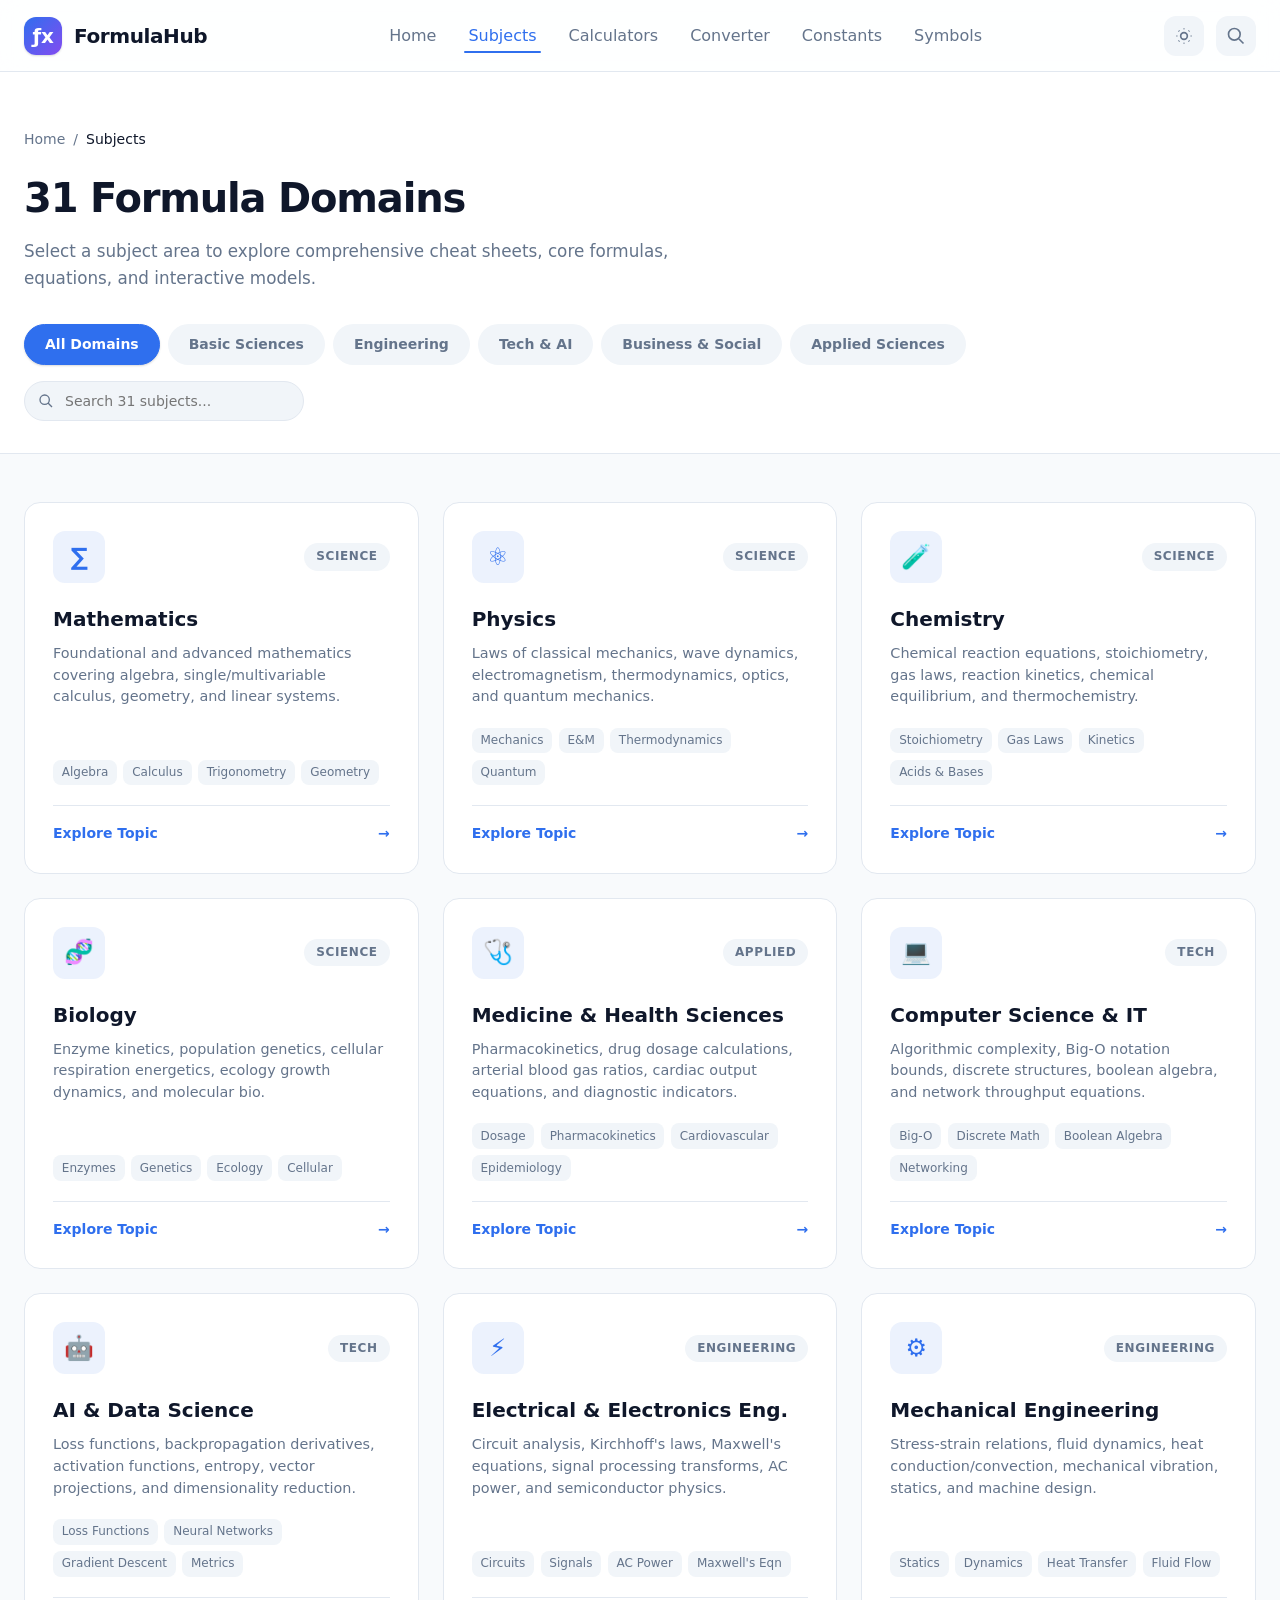
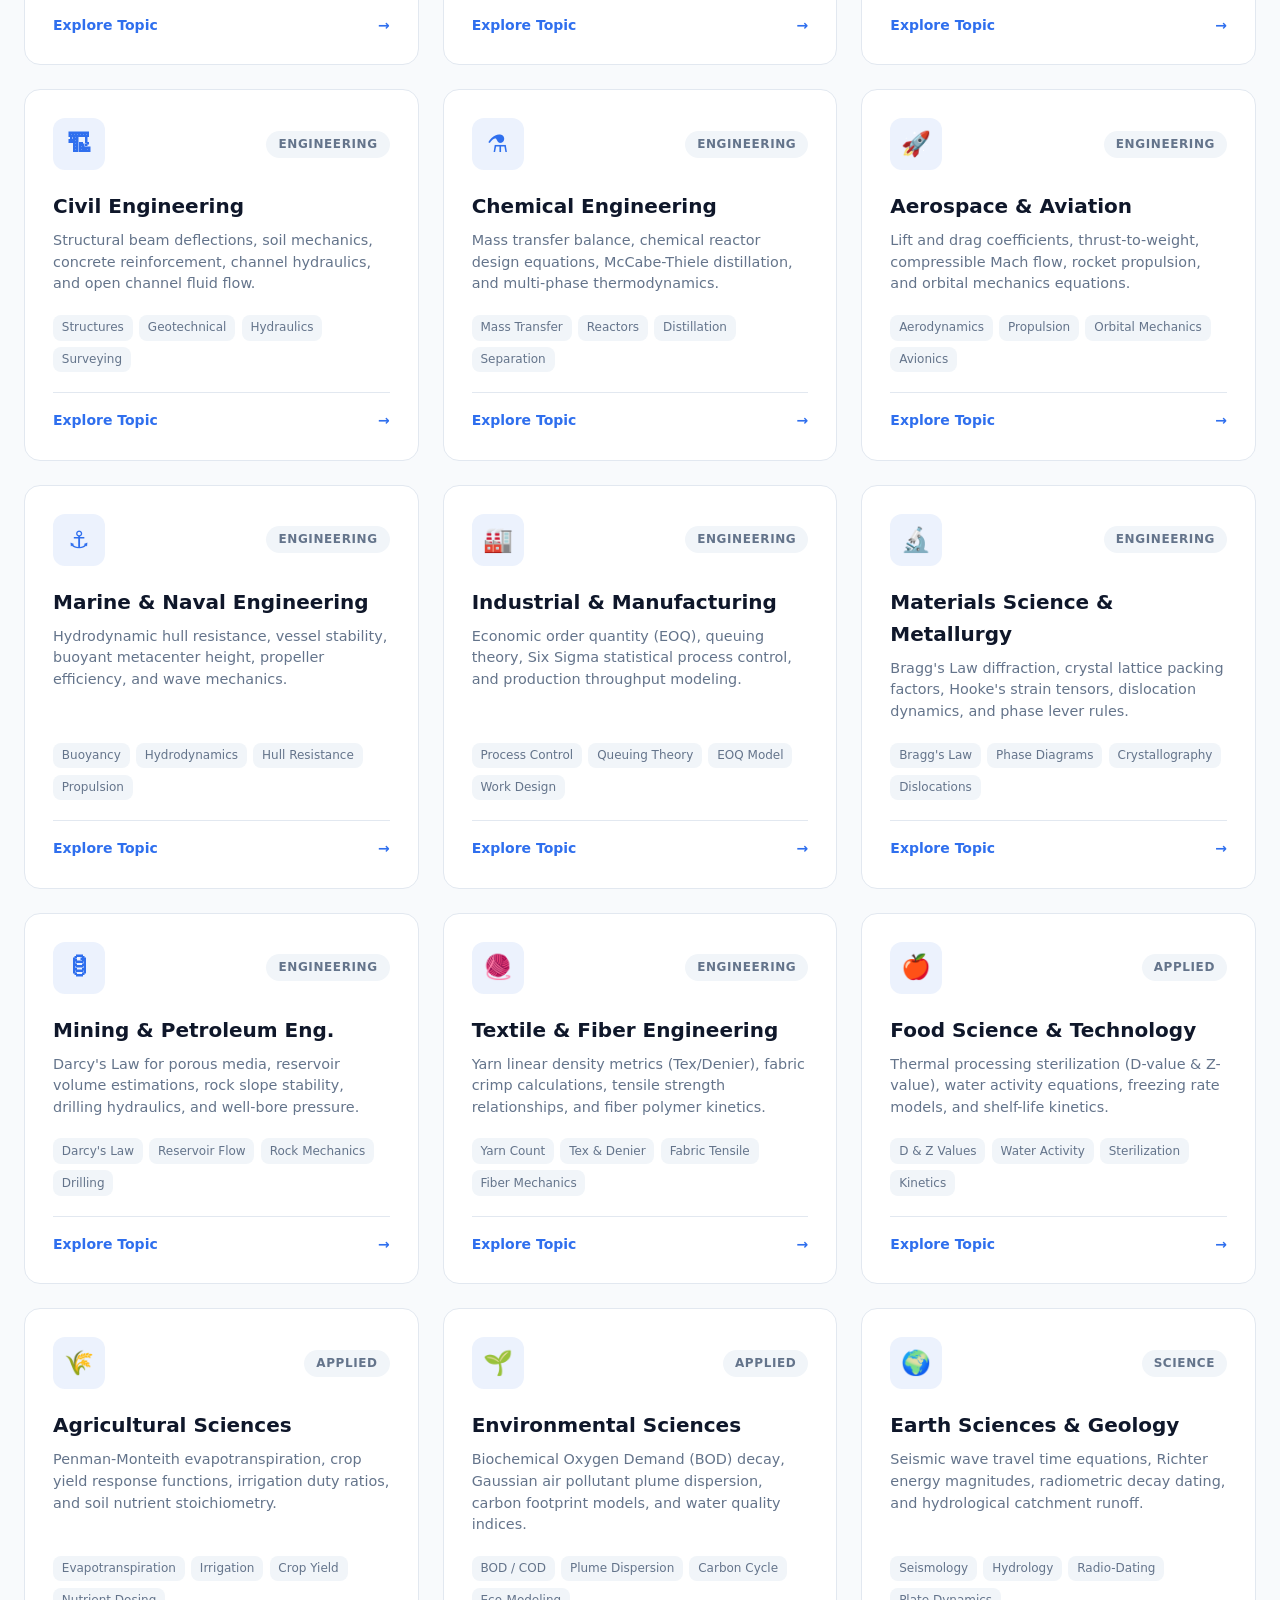
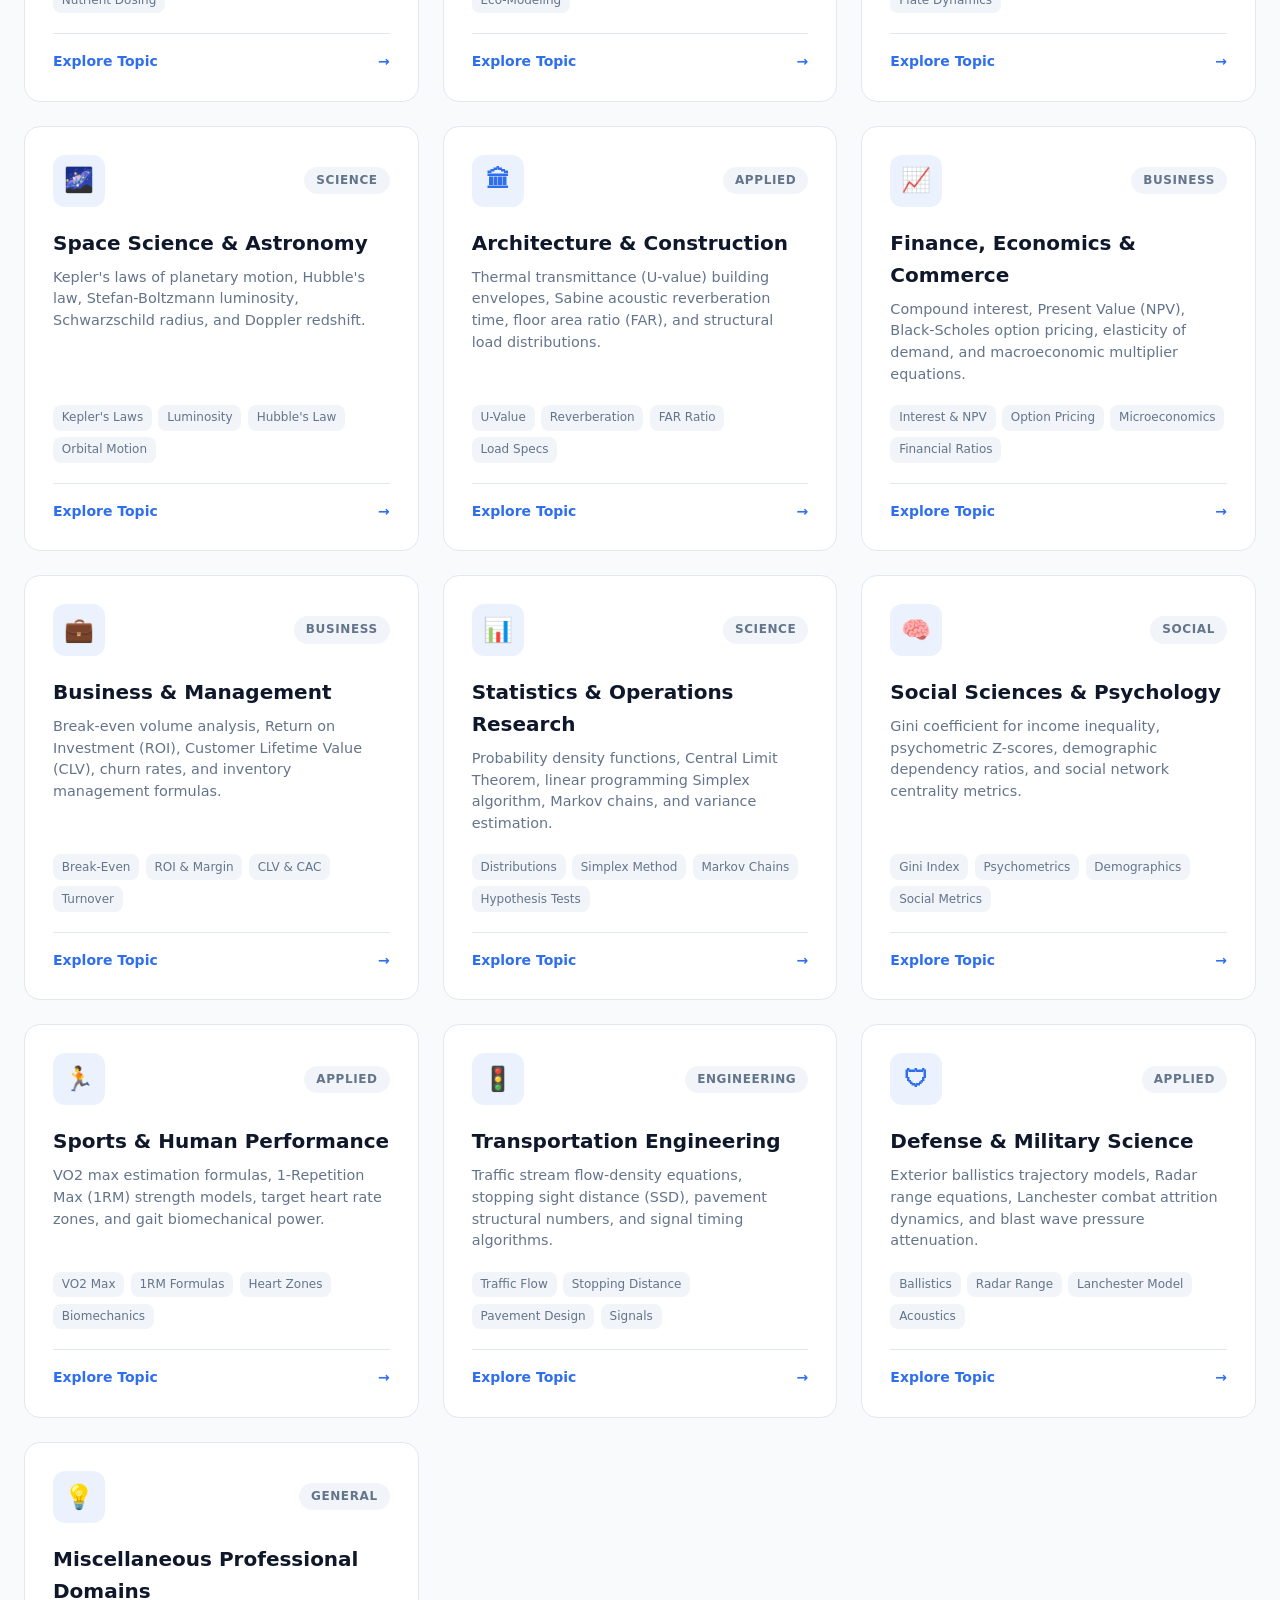
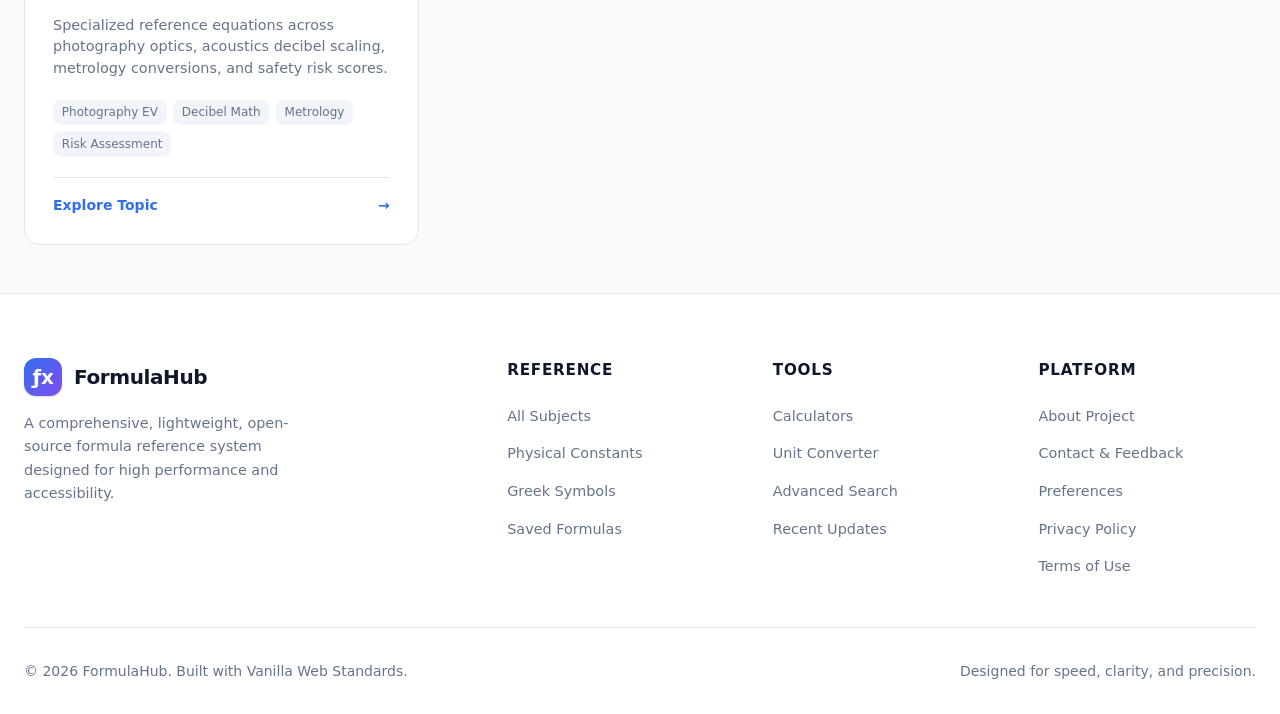
<file: subjects.html>
<!DOCTYPE html>
<html lang="en" data-theme="light">
<head>
    <meta charset="UTF-8">
    <meta name="viewport" content="width=device-width, initial-scale=1.0">
    <title>All Subjects — FormulaHub Cheat Sheet</title>
    <!-- Internal CSS Stylesheet -->
    <style>
        /* ==========================================================================
           1. DESIGN SYSTEM & CSS VARIABLES
           ========================================================================== */
        :root {
            /* Colors - Light Mode */
            --primary-hue: 220;
            --primary: hsl(var(--primary-hue), 85%, 56%);
            --primary-hover: hsl(var(--primary-hue), 85%, 48%);
            --primary-light: hsl(var(--primary-hue), 85%, 96%);
            --accent: hsl(260, 85%, 62%);
            
            --bg-body: #f8fafc;
            --bg-surface: #ffffff;
            --bg-surface-glass: rgba(255, 255, 255, 0.85);
            --bg-subtle: #f1f5f9;
            
            --text-main: #0f172a;
            --text-muted: #64748b;
            --text-inverse: #ffffff;
            
            --border-color: #e2e8f0;
            --border-hover: #cbd5e1;
            
            /* Shadows & Elevation */
            --shadow-sm: 0 1px 3px rgba(0,0,0,0.05), 0 1px 2px rgba(0,0,0,0.1);
            --shadow-md: 0 4px 12px -2px rgba(0,0,0,0.08), 0 2px 6px -1px rgba(0,0,0,0.04);
            --shadow-lg: 0 12px 24px -4px rgba(0,0,0,0.1), 0 4px 8px -2px rgba(0,0,0,0.04);
            --shadow-glow: 0 0 20px rgba(59, 130, 246, 0.25);
            
            /* Layout & Spacing */
            --radius-sm: 8px;
            --radius-md: 12px;
            --radius-lg: 16px;
            --radius-full: 9999px;
            --max-width: 1280px;
            --nav-height: 72px;
            
            /* Animations */
            --transition-fast: 0.15s ease;
            --transition-normal: 0.25s cubic-bezier(0.4, 0, 0.2, 1);
            --transition-slow: 0.4s cubic-bezier(0.4, 0, 0.2, 1);
        }

        /* Dark Theme Overrides */
        [data-theme="dark"] {
            --bg-body: #0b0f19;
            --bg-surface: #151c2c;
            --bg-surface-glass: rgba(21, 28, 44, 0.85);
            --bg-subtle: #1e293b;
            
            --text-main: #f8fafc;
            --text-muted: #94a3b8;
            
            --border-color: #1e293b;
            --border-hover: #334155;
            
            --shadow-sm: 0 1px 3px rgba(0,0,0,0.3);
            --shadow-md: 0 4px 12px rgba(0,0,0,0.4);
            --shadow-lg: 0 12px 24px rgba(0,0,0,0.5);
            --shadow-glow: 0 0 25px rgba(59, 130, 246, 0.35);
        }

        /* ==========================================================================
           2. BASE RESETS & TYPOGRAPHY
           ========================================================================== */
        *, *::before, *::after {
            box-sizing: border-box;
            margin: 0;
            padding: 0;
        }

        html {
            scroll-behavior: smooth;
            font-size: 16px;
        }

        body {
            font-family: system-ui, -apple-system, BlinkMacSystemFont, 'Segoe UI', Roboto, Oxygen, Ubuntu, Cantarell, sans-serif;
            background-color: var(--bg-body);
            color: var(--text-main);
            line-height: 1.6;
            min-height: 100vh;
            display: flex;
            flex-direction: column;
            transition: background-color var(--transition-normal), color var(--transition-normal);
            -webkit-font-smoothing: antialiased;
        }

        a {
            color: inherit;
            text-decoration: none;
        }

        button, input {
            font: inherit;
            border: none;
            outline: none;
            background: none;
        }

        /* Container Utility */
        .container {
            width: 100%;
            max-width: var(--max-width);
            margin: 0 auto;
            padding: 0 1.5rem;
        }

        /* ==========================================================================
           3. NAVIGATION BAR
           ========================================================================== */
        .navbar {
            position: sticky;
            top: 0;
            z-index: 1000;
            height: var(--nav-height);
            background-color: var(--bg-surface-glass);
            backdrop-filter: blur(12px);
            -webkit-backdrop-filter: blur(12px);
            border-bottom: 1px solid var(--border-color);
            transition: background-color var(--transition-normal), border-color var(--transition-normal);
        }

        .nav-container {
            height: 100%;
            display: flex;
            align-items: center;
            justify-content: space-between;
        }

        .brand-logo {
            display: flex;
            align-items: center;
            gap: 0.75rem;
            font-size: 1.25rem;
            font-weight: 700;
            color: var(--text-main);
            letter-spacing: -0.02em;
        }

        .logo-icon {
            width: 38px;
            height: 38px;
            background: linear-gradient(135deg, var(--primary), var(--accent));
            border-radius: var(--radius-md);
            display: flex;
            align-items: center;
            justify-content: center;
            color: white;
            font-weight: 800;
            box-shadow: var(--shadow-sm);
        }

        .nav-links {
            display: flex;
            align-items: center;
            gap: 1.5rem;
            list-style: none;
        }

        .nav-link {
            font-weight: 500;
            color: var(--text-muted);
            transition: color var(--transition-fast);
            padding: 0.5rem 0.25rem;
            position: relative;
        }

        .nav-link:hover, .nav-link.active {
            color: var(--primary);
        }

        .nav-link.active::after {
            content: '';
            position: absolute;
            bottom: 0;
            left: 0;
            width: 100%;
            height: 2px;
            background-color: var(--primary);
            border-radius: var(--radius-full);
        }

        .nav-actions {
            display: flex;
            align-items: center;
            gap: 0.75rem;
        }

        .icon-btn {
            width: 40px;
            height: 40px;
            border-radius: var(--radius-md);
            display: flex;
            align-items: center;
            justify-content: center;
            color: var(--text-muted);
            background-color: var(--bg-subtle);
            cursor: pointer;
            transition: all var(--transition-fast);
        }

        .icon-btn:hover {
            color: var(--text-main);
            background-color: var(--border-color);
        }

        .mobile-toggle {
            display: none;
        }

        /* ==========================================================================
           4. PAGE HEADER & FILTER CONTROLS
           ========================================================================== */
        .page-header {
            padding: 3.5rem 0 2rem;
            border-bottom: 1px solid var(--border-color);
            background-color: var(--bg-surface);
            transition: background-color var(--transition-normal);
        }

        .breadcrumb {
            display: flex;
            align-items: center;
            gap: 0.5rem;
            font-size: 0.875rem;
            color: var(--text-muted);
            margin-bottom: 1rem;
        }

        .breadcrumb a:hover {
            color: var(--primary);
        }

        .page-title {
            font-size: 2.5rem;
            font-weight: 800;
            letter-spacing: -0.03em;
            margin-bottom: 0.5rem;
        }

        .page-subtitle {
            font-size: 1.05rem;
            color: var(--text-muted);
            max-width: 680px;
        }

        /* Filter Controls Bar */
        .filter-bar {
            margin-top: 2rem;
            display: flex;
            flex-wrap: wrap;
            align-items: center;
            justify-content: space-between;
            gap: 1rem;
        }

        .category-pills {
            display: flex;
            flex-wrap: wrap;
            gap: 0.5rem;
        }

        .pill-btn {
            padding: 0.5rem 1.25rem;
            border-radius: var(--radius-full);
            background-color: var(--bg-subtle);
            color: var(--text-muted);
            font-size: 0.875rem;
            font-weight: 600;
            cursor: pointer;
            transition: all var(--transition-fast);
            border: 1px solid transparent;
        }

        .pill-btn:hover {
            color: var(--text-main);
            border-color: var(--border-color);
        }

        .pill-btn.active {
            background-color: var(--primary);
            color: var(--text-inverse);
            border-color: var(--primary);
            box-shadow: var(--shadow-sm);
        }

        .filter-search {
            position: relative;
            min-width: 280px;
        }

        .filter-search input {
            width: 100%;
            padding: 0.5rem 1rem 0.5rem 2.5rem;
            background-color: var(--bg-subtle);
            border: 1px solid var(--border-color);
            border-radius: var(--radius-full);
            font-size: 0.875rem;
            color: var(--text-main);
            transition: all var(--transition-fast);
        }

        .filter-search input:focus {
            border-color: var(--primary);
            background-color: var(--bg-surface);
            box-shadow: 0 0 0 3px rgba(59, 130, 246, 0.15);
        }

        .filter-search svg {
            position: absolute;
            left: 0.875rem;
            top: 50%;
            transform: translateY(-50%);
            color: var(--text-muted);
        }

        /* ==========================================================================
           5. SUBJECTS GRID & CARDS
           ========================================================================== */
        .subjects-section {
            padding: 3rem 0;
        }

        .subjects-grid {
            display: grid;
            grid-template-columns: repeat(auto-fill, minmax(320px, 1fr));
            gap: 1.5rem;
        }

        .subject-card {
            background-color: var(--bg-surface);
            border: 1px solid var(--border-color);
            border-radius: var(--radius-lg);
            padding: 1.75rem;
            transition: all var(--transition-normal);
            display: flex;
            flex-direction: column;
            position: relative;
            cursor: pointer;
        }

        .subject-card:hover {
            transform: translateY(-4px);
            box-shadow: var(--shadow-md);
            border-color: var(--border-hover);
        }

        .card-header-row {
            display: flex;
            align-items: center;
            justify-content: space-between;
            margin-bottom: 1.25rem;
        }

        .subject-icon {
            width: 52px;
            height: 52px;
            border-radius: var(--radius-md);
            background-color: var(--primary-light);
            color: var(--primary);
            display: flex;
            align-items: center;
            justify-content: center;
            font-size: 1.5rem;
            font-weight: 700;
        }

        [data-theme="dark"] .subject-icon {
            background-color: rgba(59, 130, 246, 0.15);
        }

        .badge {
            padding: 0.25rem 0.75rem;
            border-radius: var(--radius-full);
            font-size: 0.75rem;
            font-weight: 700;
            text-transform: uppercase;
            letter-spacing: 0.05em;
            background-color: var(--bg-subtle);
            color: var(--text-muted);
        }

        .subject-title {
            font-size: 1.25rem;
            font-weight: 700;
            margin-bottom: 0.5rem;
            color: var(--text-main);
        }

        .subject-desc {
            font-size: 0.9rem;
            color: var(--text-muted);
            margin-bottom: 1.25rem;
            line-height: 1.5;
            flex-grow: 1;
        }

        .topic-list {
            list-style: none;
            display: flex;
            flex-wrap: wrap;
            gap: 0.4rem;
            margin-bottom: 1.25rem;
        }

        .topic-tag {
            background-color: var(--bg-subtle);
            color: var(--text-muted);
            font-size: 0.75rem;
            padding: 0.2rem 0.55rem;
            border-radius: var(--radius-sm);
            font-weight: 500;
        }

        .subject-footer {
            display: flex;
            align-items: center;
            justify-content: space-between;
            padding-top: 1rem;
            border-top: 1px solid var(--border-color);
            font-size: 0.875rem;
            font-weight: 600;
            color: var(--primary);
        }

        /* Empty Filter State */
        .empty-state {
            text-align: center;
            padding: 4rem 1rem;
            display: none;
            grid-column: 1 / -1;
        }

        .empty-state-icon {
            font-size: 3rem;
            margin-bottom: 1rem;
            opacity: 0.5;
        }

        .empty-state-title {
            font-size: 1.25rem;
            font-weight: 700;
            margin-bottom: 0.5rem;
        }

        .empty-state-desc {
            color: var(--text-muted);
            font-size: 0.95rem;
        }

        /* ==========================================================================
           6. FOOTER SECTION
           ========================================================================== */
        .footer {
            background-color: var(--bg-surface);
            border-top: 1px solid var(--border-color);
            padding: 4rem 0 2rem;
            margin-top: auto;
            transition: background-color var(--transition-normal);
        }

        .footer-grid {
            display: grid;
            grid-template-columns: 2fr repeat(3, 1fr);
            gap: 3rem;
            margin-bottom: 3rem;
        }

        .footer-brand p {
            color: var(--text-muted);
            font-size: 0.9rem;
            margin-top: 1rem;
            max-width: 300px;
        }

        .footer-column-title {
            font-size: 0.95rem;
            font-weight: 700;
            text-transform: uppercase;
            letter-spacing: 0.05em;
            margin-bottom: 1.25rem;
        }

        .footer-links {
            list-style: none;
            display: flex;
            flex-direction: column;
            gap: 0.75rem;
        }

        .footer-link {
            color: var(--text-muted);
            font-size: 0.9rem;
            transition: color var(--transition-fast);
        }

        .footer-link:hover {
            color: var(--primary);
        }

        .footer-bottom {
            padding-top: 2rem;
            border-top: 1px solid var(--border-color);
            display: flex;
            align-items: center;
            justify-content: space-between;
            font-size: 0.875rem;
            color: var(--text-muted);
        }

        /* ==========================================================================
           7. RESPONSIVE MEDIA QUERIES
           ========================================================================== */
        @media (max-width: 992px) {
            .footer-grid {
                grid-template-columns: 1fr 1fr;
                gap: 2rem;
            }
        }

        @media (max-width: 768px) {
            .page-title {
                font-size: 2rem;
            }

            .nav-links {
                position: fixed;
                top: var(--nav-height);
                left: 0;
                right: 0;
                background-color: var(--bg-surface);
                border-bottom: 1px solid var(--border-color);
                flex-direction: column;
                padding: 1.5rem;
                gap: 1rem;
                display: none;
                box-shadow: var(--shadow-lg);
            }

            .nav-links.is-active {
                display: flex;
            }

            .mobile-toggle {
                display: flex;
            }

            .filter-bar {
                flex-direction: column;
                align-items: stretch;
            }

            .filter-search {
                width: 100%;
            }
        }

        @media (max-width: 480px) {
            .footer-grid {
                grid-template-columns: 1fr;
            }

            .footer-bottom {
                flex-direction: column;
                gap: 1rem;
                text-align: center;
            }

            .category-pills {
                overflow-x: auto;
                padding-bottom: 0.5rem;
                flex-wrap: nowrap;
            }

            .pill-btn {
                white-space: nowrap;
            }
        }
    </style>
</head>
<body>

    <!-- ==========================================================================
       NAVIGATION BAR
       ========================================================================== -->
    <nav class="navbar" aria-label="Main Navigation">
        <div class="container nav-container">
            <a href="index.html" class="brand-logo" aria-label="FormulaHub Home">
                <div class="logo-icon">ƒx</div>
                <span>FormulaHub</span>
            </a>

            <!-- Navigation Links -->
            <ul class="nav-links" id="navLinks">
                <li><a href="index.html" class="nav-link">Home</a></li>
                <li><a href="subjects.html" class="nav-link active">Subjects</a></li>
                <li><a href="calculators.html" class="nav-link">Calculators</a></li>
                <li><a href="converter.html" class="nav-link">Converter</a></li>
                <li><a href="constants.html" class="nav-link">Constants</a></li>
                <li><a href="symbols.html" class="nav-link">Symbols</a></li>
            </ul>

            <!-- Header Action Controls -->
            <div class="nav-actions">
                <!-- Theme Toggle Button -->
                <button class="icon-btn" id="themeToggleBtn" aria-label="Toggle Theme" title="Toggle Dark/Light Mode">
                    <svg id="sunIcon" width="20" height="20" fill="none" stroke="currentColor" stroke-width="2" viewBox="0 0 24 24"><path d="M12 3v1m0 16v1m9-9h-1M4 12H3m15.364 6.364l-.707-.707M6.343 6.343l-.707-.707m12.728 0l-.707.707M6.343 17.657l-.707.707M16 12a4 4 0 11-8 0 4 4 0 018 0z"></path></svg>
                    <svg id="moonIcon" width="20" height="20" fill="none" stroke="currentColor" stroke-width="2" viewBox="0 0 24 24" style="display:none;"><path d="M20.354 15.354A9 9 0 018.646 3.646 9.003 9.003 0 0012 21a9.003 9.003 0 008.354-5.646z"></path></svg>
                </button>

                <!-- Search Link Button -->
                <a href="search.html" class="icon-btn" aria-label="Search Formulas">
                    <svg width="20" height="20" fill="none" stroke="currentColor" stroke-width="2" viewBox="0 0 24 24"><path d="M21 21l-6-6m2-5a7 7 0 11-14 0 7 7 0 0114 0z"></path></svg>
                </a>

                <!-- Mobile Navigation Toggle -->
                <button class="icon-btn mobile-toggle" id="mobileMenuBtn" aria-label="Toggle Navigation Menu">
                    <svg width="20" height="20" fill="none" stroke="currentColor" stroke-width="2" viewBox="0 0 24 24"><path d="M4 6h16M4 12h16M4 18h16"></path></svg>
                </button>
            </div>
        </div>
    </nav>

    <!-- ==========================================================================
       PAGE HEADER
       ========================================================================== -->
    <header class="page-header">
        <div class="container">
            <div class="breadcrumb">
                <a href="index.html">Home</a>
                <span>/</span>
                <span style="color: var(--text-main);">Subjects</span>
            </div>
            <h1 class="page-title">31 Formula Domains</h1>
            <p class="page-subtitle">Select a subject area to explore comprehensive cheat sheets, core formulas, equations, and interactive models.</p>

            <!-- Interactive Filter Controls -->
            <div class="filter-bar">
                <div class="category-pills" id="categoryPills">
                    <button class="pill-btn active" data-filter="all">All Domains</button>
                    <button class="pill-btn" data-filter="sciences">Basic Sciences</button>
                    <button class="pill-btn" data-filter="engineering">Engineering</button>
                    <button class="pill-btn" data-filter="tech">Tech & AI</button>
                    <button class="pill-btn" data-filter="business">Business & Social</button>
                    <button class="pill-btn" data-filter="applied">Applied Sciences</button>
                </div>

                <div class="filter-search">
                    <svg width="16" height="16" fill="none" stroke="currentColor" stroke-width="2" viewBox="0 0 24 24"><path d="M21 21l-6-6m2-5a7 7 0 11-14 0 7 7 0 0114 0z"></path></svg>
                    <input type="text" id="subjectSearchInput" placeholder="Search 31 subjects..." aria-label="Search subjects">
                </div>
            </div>
        </div>
    </header>

    <!-- ==========================================================================
       MAIN CONTENT - SUBJECTS GRID
       ========================================================================== -->
    <main class="subjects-section">
        <div class="container">
            <div class="subjects-grid" id="subjectsGrid">

                <!-- 1. Mathematics -->
                <a href="subject-details.html?subject=mathematics" class="subject-card" data-category="sciences" data-title="mathematics math calculus algebra geometry trigonometry linear differential">
                    <div class="card-header-row">
                        <div class="subject-icon">∑</div>
                        <span class="badge">Science</span>
                    </div>
                    <h2 class="subject-title">Mathematics</h2>
                    <p class="subject-desc">Foundational and advanced mathematics covering algebra, single/multivariable calculus, geometry, and linear systems.</p>
                    <ul class="topic-list">
                        <li class="topic-tag">Algebra</li>
                        <li class="topic-tag">Calculus</li>
                        <li class="topic-tag">Trigonometry</li>
                        <li class="topic-tag">Geometry</li>
                    </ul>
                    <div class="subject-footer">
                        <span>Explore Topic</span>
                        <span>→</span>
                    </div>
                </a>

                <!-- 2. Physics -->
                <a href="subject-details.html?subject=physics" class="subject-card" data-category="sciences" data-title="physics mechanics thermodynamics electromagnetism optics quantum relativity">
                    <div class="card-header-row">
                        <div class="subject-icon">⚛</div>
                        <span class="badge">Science</span>
                    </div>
                    <h2 class="subject-title">Physics</h2>
                    <p class="subject-desc">Laws of classical mechanics, wave dynamics, electromagnetism, thermodynamics, optics, and quantum mechanics.</p>
                    <ul class="topic-list">
                        <li class="topic-tag">Mechanics</li>
                        <li class="topic-tag">E&M</li>
                        <li class="topic-tag">Thermodynamics</li>
                        <li class="topic-tag">Quantum</li>
                    </ul>
                    <div class="subject-footer">
                        <span>Explore Topic</span>
                        <span>→</span>
                    </div>
                </a>

                <!-- 3. Chemistry -->
                <a href="subject-details.html?subject=chemistry" class="subject-card" data-category="sciences" data-title="chemistry stoichiometry kinetics thermodynamics organic inorganic equilibrium">
                    <div class="card-header-row">
                        <div class="subject-icon">🧪</div>
                        <span class="badge">Science</span>
                    </div>
                    <h2 class="subject-title">Chemistry</h2>
                    <p class="subject-desc">Chemical reaction equations, stoichiometry, gas laws, reaction kinetics, chemical equilibrium, and thermochemistry.</p>
                    <ul class="topic-list">
                        <li class="topic-tag">Stoichiometry</li>
                        <li class="topic-tag">Gas Laws</li>
                        <li class="topic-tag">Kinetics</li>
                        <li class="topic-tag">Acids & Bases</li>
                    </ul>
                    <div class="subject-footer">
                        <span>Explore Topic</span>
                        <span>→</span>
                    </div>
                </a>

                <!-- 4. Biology -->
                <a href="subject-details.html?subject=biology" class="subject-card" data-category="sciences" data-title="biology genetics ecology cell molecular enzyme population metabolism">
                    <div class="card-header-row">
                        <div class="subject-icon">🧬</div>
                        <span class="badge">Science</span>
                    </div>
                    <h2 class="subject-title">Biology</h2>
                    <p class="subject-desc">Enzyme kinetics, population genetics, cellular respiration energetics, ecology growth dynamics, and molecular bio.</p>
                    <ul class="topic-list">
                        <li class="topic-tag">Enzymes</li>
                        <li class="topic-tag">Genetics</li>
                        <li class="topic-tag">Ecology</li>
                        <li class="topic-tag">Cellular</li>
                    </ul>
                    <div class="subject-footer">
                        <span>Explore Topic</span>
                        <span>→</span>
                    </div>
                </a>

                <!-- 5. Medicine & Health Sciences -->
                <a href="subject-details.html?subject=medicine" class="subject-card" data-category="applied" data-title="medicine health pharmacology dosage clearance cardiac output epidemiology physiology">
                    <div class="card-header-row">
                        <div class="subject-icon">🩺</div>
                        <span class="badge">Applied</span>
                    </div>
                    <h2 class="subject-title">Medicine & Health Sciences</h2>
                    <p class="subject-desc">Pharmacokinetics, drug dosage calculations, arterial blood gas ratios, cardiac output equations, and diagnostic indicators.</p>
                    <ul class="topic-list">
                        <li class="topic-tag">Dosage</li>
                        <li class="topic-tag">Pharmacokinetics</li>
                        <li class="topic-tag">Cardiovascular</li>
                        <li class="topic-tag">Epidemiology</li>
                    </ul>
                    <div class="subject-footer">
                        <span>Explore Topic</span>
                        <span>→</span>
                    </div>
                </a>

                <!-- 6. Computer Science & Information Technology -->
                <a href="subject-details.html?subject=cs" class="subject-card" data-category="tech" data-title="computer science it algorithms complexity big o information theory networks logic">
                    <div class="card-header-row">
                        <div class="subject-icon">💻</div>
                        <span class="badge">Tech</span>
                    </div>
                    <h2 class="subject-title">Computer Science & IT</h2>
                    <p class="subject-desc">Algorithmic complexity, Big-O notation bounds, discrete structures, boolean algebra, and network throughput equations.</p>
                    <ul class="topic-list">
                        <li class="topic-tag">Big-O</li>
                        <li class="topic-tag">Discrete Math</li>
                        <li class="topic-tag">Boolean Algebra</li>
                        <li class="topic-tag">Networking</li>
                    </ul>
                    <div class="subject-footer">
                        <span>Explore Topic</span>
                        <span>→</span>
                    </div>
                </a>

                <!-- 7. Artificial Intelligence & Data Science -->
                <a href="subject-details.html?subject=ai-ds" class="subject-card" data-category="tech" data-title="artificial intelligence data science machine learning deep learning neural networks entropy gradient">
                    <div class="card-header-row">
                        <div class="subject-icon">🤖</div>
                        <span class="badge">Tech</span>
                    </div>
                    <h2 class="subject-title">AI & Data Science</h2>
                    <p class="subject-desc">Loss functions, backpropagation derivatives, activation functions, entropy, vector projections, and dimensionality reduction.</p>
                    <ul class="topic-list">
                        <li class="topic-tag">Loss Functions</li>
                        <li class="topic-tag">Neural Networks</li>
                        <li class="topic-tag">Gradient Descent</li>
                        <li class="topic-tag">Metrics</li>
                    </ul>
                    <div class="subject-footer">
                        <span>Explore Topic</span>
                        <span>→</span>
                    </div>
                </a>

                <!-- 8. Electrical & Electronics Engineering -->
                <a href="subject-details.html?subject=electrical" class="subject-card" data-category="engineering" data-title="electrical electronics engineering circuits ohms law maxwells ac power signals semiconductors">
                    <div class="card-header-row">
                        <div class="subject-icon">⚡</div>
                        <span class="badge">Engineering</span>
                    </div>
                    <h2 class="subject-title">Electrical & Electronics Eng.</h2>
                    <p class="subject-desc">Circuit analysis, Kirchhoff's laws, Maxwell's equations, signal processing transforms, AC power, and semiconductor physics.</p>
                    <ul class="topic-list">
                        <li class="topic-tag">Circuits</li>
                        <li class="topic-tag">Signals</li>
                        <li class="topic-tag">AC Power</li>
                        <li class="topic-tag">Maxwell's Eqn</li>
                    </ul>
                    <div class="subject-footer">
                        <span>Explore Topic</span>
                        <span>→</span>
                    </div>
                </a>

                <!-- 9. Mechanical Engineering -->
                <a href="subject-details.html?subject=mechanical" class="subject-card" data-category="engineering" data-title="mechanical engineering statics dynamics fluids stress strain heat transfer machinery">
                    <div class="card-header-row">
                        <div class="subject-icon">⚙</div>
                        <span class="badge">Engineering</span>
                    </div>
                    <h2 class="subject-title">Mechanical Engineering</h2>
                    <p class="subject-desc">Stress-strain relations, fluid dynamics, heat conduction/convection, mechanical vibration, statics, and machine design.</p>
                    <ul class="topic-list">
                        <li class="topic-tag">Statics</li>
                        <li class="topic-tag">Dynamics</li>
                        <li class="topic-tag">Heat Transfer</li>
                        <li class="topic-tag">Fluid Flow</li>
                    </ul>
                    <div class="subject-footer">
                        <span>Explore Topic</span>
                        <span>→</span>
                    </div>
                </a>

                <!-- 10. Civil Engineering -->
                <a href="subject-details.html?subject=civil" class="subject-card" data-category="engineering" data-title="civil engineering structural hydraulics geotechnical concrete surveying beams shear">
                    <div class="card-header-row">
                        <div class="subject-icon">🏗</div>
                        <span class="badge">Engineering</span>
                    </div>
                    <h2 class="subject-title">Civil Engineering</h2>
                    <p class="subject-desc">Structural beam deflections, soil mechanics, concrete reinforcement, channel hydraulics, and open channel fluid flow.</p>
                    <ul class="topic-list">
                        <li class="topic-tag">Structures</li>
                        <li class="topic-tag">Geotechnical</li>
                        <li class="topic-tag">Hydraulics</li>
                        <li class="topic-tag">Surveying</li>
                    </ul>
                    <div class="subject-footer">
                        <span>Explore Topic</span>
                        <span>→</span>
                    </div>
                </a>

                <!-- 11. Chemical Engineering -->
                <a href="subject-details.html?subject=chemical-eng" class="subject-card" data-category="engineering" data-title="chemical engineering mass transfer reactor thermodynamics distillation phase equilibrium">
                    <div class="card-header-row">
                        <div class="subject-icon">⚗</div>
                        <span class="badge">Engineering</span>
                    </div>
                    <h2 class="subject-title">Chemical Engineering</h2>
                    <p class="subject-desc">Mass transfer balance, chemical reactor design equations, McCabe-Thiele distillation, and multi-phase thermodynamics.</p>
                    <ul class="topic-list">
                        <li class="topic-tag">Mass Transfer</li>
                        <li class="topic-tag">Reactors</li>
                        <li class="topic-tag">Distillation</li>
                        <li class="topic-tag">Separation</li>
                    </ul>
                    <div class="subject-footer">
                        <span>Explore Topic</span>
                        <span>→</span>
                    </div>
                </a>

                <!-- 12. Aerospace & Aviation -->
                <a href="subject-details.html?subject=aerospace" class="subject-card" data-category="engineering" data-title="aerospace aviation aerodynamics lift drag mach propulsion orbital mechanics trajectory">
                    <div class="card-header-row">
                        <div class="subject-icon">🚀</div>
                        <span class="badge">Engineering</span>
                    </div>
                    <h2 class="subject-title">Aerospace & Aviation</h2>
                    <p class="subject-desc">Lift and drag coefficients, thrust-to-weight, compressible Mach flow, rocket propulsion, and orbital mechanics equations.</p>
                    <ul class="topic-list">
                        <li class="topic-tag">Aerodynamics</li>
                        <li class="topic-tag">Propulsion</li>
                        <li class="topic-tag">Orbital Mechanics</li>
                        <li class="topic-tag">Avionics</li>
                    </ul>
                    <div class="subject-footer">
                        <span>Explore Topic</span>
                        <span>→</span>
                    </div>
                </a>

                <!-- 13. Marine & Naval Engineering -->
                <a href="subject-details.html?subject=marine" class="subject-card" data-category="engineering" data-title="marine naval engineering hydrodynamics buoyancy stability resistance propulsion hull">
                    <div class="card-header-row">
                        <div class="subject-icon">⚓</div>
                        <span class="badge">Engineering</span>
                    </div>
                    <h2 class="subject-title">Marine & Naval Engineering</h2>
                    <p class="subject-desc">Hydrodynamic hull resistance, vessel stability, buoyant metacenter height, propeller efficiency, and wave mechanics.</p>
                    <ul class="topic-list">
                        <li class="topic-tag">Buoyancy</li>
                        <li class="topic-tag">Hydrodynamics</li>
                        <li class="topic-tag">Hull Resistance</li>
                        <li class="topic-tag">Propulsion</li>
                    </ul>
                    <div class="subject-footer">
                        <span>Explore Topic</span>
                        <span>→</span>
                    </div>
                </a>

                <!-- 14. Industrial & Manufacturing Engineering -->
                <a href="subject-details.html?subject=industrial" class="subject-card" data-category="engineering" data-title="industrial manufacturing quality control six sigma queuing lean supply chain eoq">
                    <div class="card-header-row">
                        <div class="subject-icon">🏭</div>
                        <span class="badge">Engineering</span>
                    </div>
                    <h2 class="subject-title">Industrial & Manufacturing</h2>
                    <p class="subject-desc">Economic order quantity (EOQ), queuing theory, Six Sigma statistical process control, and production throughput modeling.</p>
                    <ul class="topic-list">
                        <li class="topic-tag">Process Control</li>
                        <li class="topic-tag">Queuing Theory</li>
                        <li class="topic-tag">EOQ Model</li>
                        <li class="topic-tag">Work Design</li>
                    </ul>
                    <div class="subject-footer">
                        <span>Explore Topic</span>
                        <span>→</span>
                    </div>
                </a>

                <!-- 15. Materials Science & Metallurgy -->
                <a href="subject-details.html?subject=materials" class="subject-card" data-category="engineering" data-title="materials science metallurgy crystallography braggs law dislocations yield phase diagrams">
                    <div class="card-header-row">
                        <div class="subject-icon">🔬</div>
                        <span class="badge">Engineering</span>
                    </div>
                    <h2 class="subject-title">Materials Science & Metallurgy</h2>
                    <p class="subject-desc">Bragg's Law diffraction, crystal lattice packing factors, Hooke's strain tensors, dislocation dynamics, and phase lever rules.</p>
                    <ul class="topic-list">
                        <li class="topic-tag">Bragg's Law</li>
                        <li class="topic-tag">Phase Diagrams</li>
                        <li class="topic-tag">Crystallography</li>
                        <li class="topic-tag">Dislocations</li>
                    </ul>
                    <div class="subject-footer">
                        <span>Explore Topic</span>
                        <span>→</span>
                    </div>
                </a>

                <!-- 16. Mining & Petroleum Engineering -->
                <a href="subject-details.html?subject=mining-petroleum" class="subject-card" data-category="engineering" data-title="mining petroleum engineering reservoir flow darcys law rock mechanics drilling permeability">
                    <div class="card-header-row">
                        <div class="subject-icon">🛢</div>
                        <span class="badge">Engineering</span>
                    </div>
                    <h2 class="subject-title">Mining & Petroleum Eng.</h2>
                    <p class="subject-desc">Darcy's Law for porous media, reservoir volume estimations, rock slope stability, drilling hydraulics, and well-bore pressure.</p>
                    <ul class="topic-list">
                        <li class="topic-tag">Darcy's Law</li>
                        <li class="topic-tag">Reservoir Flow</li>
                        <li class="topic-tag">Rock Mechanics</li>
                        <li class="topic-tag">Drilling</li>
                    </ul>
                    <div class="subject-footer">
                        <span>Explore Topic</span>
                        <span>→</span>
                    </div>
                </a>

                <!-- 17. Textile & Fiber Engineering -->
                <a href="subject-details.html?subject=textile" class="subject-card" data-category="engineering" data-title="textile fiber engineering yarn count tensile strength density weave polymer spinning">
                    <div class="card-header-row">
                        <div class="subject-icon">🧶</div>
                        <span class="badge">Engineering</span>
                    </div>
                    <h2 class="subject-title">Textile & Fiber Engineering</h2>
                    <p class="subject-desc">Yarn linear density metrics (Tex/Denier), fabric crimp calculations, tensile strength relationships, and fiber polymer kinetics.</p>
                    <ul class="topic-list">
                        <li class="topic-tag">Yarn Count</li>
                        <li class="topic-tag">Tex & Denier</li>
                        <li class="topic-tag">Fabric Tensile</li>
                        <li class="topic-tag">Fiber Mechanics</li>
                    </ul>
                    <div class="subject-footer">
                        <span>Explore Topic</span>
                        <span>→</span>
                    </div>
                </a>

                <!-- 18. Food Science & Technology -->
                <a href="subject-details.html?subject=food-science" class="subject-card" data-category="applied" data-title="food science technology thermal death time d value z value water activity preservation shelf life">
                    <div class="card-header-row">
                        <div class="subject-icon">🍎</div>
                        <span class="badge">Applied</span>
                    </div>
                    <h2 class="subject-title">Food Science & Technology</h2>
                    <p class="subject-desc">Thermal processing sterilization (D-value & Z-value), water activity equations, freezing rate models, and shelf-life kinetics.</p>
                    <ul class="topic-list">
                        <li class="topic-tag">D & Z Values</li>
                        <li class="topic-tag">Water Activity</li>
                        <li class="topic-tag">Sterilization</li>
                        <li class="topic-tag">Kinetics</li>
                    </ul>
                    <div class="subject-footer">
                        <span>Explore Topic</span>
                        <span>→</span>
                    </div>
                </a>

                <!-- 19. Agricultural Sciences -->
                <a href="subject-details.html?subject=agriculture" class="subject-card" data-category="applied" data-title="agricultural sciences crop yield irrigation evapotranspiration soil nutrient fertilizer">
                    <div class="card-header-row">
                        <div class="subject-icon">🌾</div>
                        <span class="badge">Applied</span>
                    </div>
                    <h2 class="subject-title">Agricultural Sciences</h2>
                    <p class="subject-desc">Penman-Monteith evapotranspiration, crop yield response functions, irrigation duty ratios, and soil nutrient stoichiometry.</p>
                    <ul class="topic-list">
                        <li class="topic-tag">Evapotranspiration</li>
                        <li class="topic-tag">Irrigation</li>
                        <li class="topic-tag">Crop Yield</li>
                        <li class="topic-tag">Nutrient Dosing</li>
                    </ul>
                    <div class="subject-footer">
                        <span>Explore Topic</span>
                        <span>→</span>
                    </div>
                </a>

                <!-- 20. Environmental Sciences -->
                <a href="subject-details.html?subject=environmental" class="subject-card" data-category="applied" data-title="environmental sciences bod cod pollutant dispersion carbon cycle climate ecology water quality">
                    <div class="card-header-row">
                        <div class="subject-icon">🌱</div>
                        <span class="badge">Applied</span>
                    </div>
                    <h2 class="subject-title">Environmental Sciences</h2>
                    <p class="subject-desc">Biochemical Oxygen Demand (BOD) decay, Gaussian air pollutant plume dispersion, carbon footprint models, and water quality indices.</p>
                    <ul class="topic-list">
                        <li class="topic-tag">BOD / COD</li>
                        <li class="topic-tag">Plume Dispersion</li>
                        <li class="topic-tag">Carbon Cycle</li>
                        <li class="topic-tag">Eco-Modeling</li>
                    </ul>
                    <div class="subject-footer">
                        <span>Explore Topic</span>
                        <span>→</span>
                    </div>
                </a>

                <!-- 21. Earth Sciences -->
                <a href="subject-details.html?subject=earth-sciences" class="subject-card" data-category="sciences" data-title="earth sciences geology geophysics seismology richter plate tectonics hydrology stratigraphy">
                    <div class="card-header-row">
                        <div class="subject-icon">🌍</div>
                        <span class="badge">Science</span>
                    </div>
                    <h2 class="subject-title">Earth Sciences & Geology</h2>
                    <p class="subject-desc">Seismic wave travel time equations, Richter energy magnitudes, radiometric decay dating, and hydrological catchment runoff.</p>
                    <ul class="topic-list">
                        <li class="topic-tag">Seismology</li>
                        <li class="topic-tag">Hydrology</li>
                        <li class="topic-tag">Radio-Dating</li>
                        <li class="topic-tag">Plate Dynamics</li>
                    </ul>
                    <div class="subject-footer">
                        <span>Explore Topic</span>
                        <span>→</span>
                    </div>
                </a>

                <!-- 22. Space Science & Astronomy -->
                <a href="subject-details.html?subject=astronomy" class="subject-card" data-category="sciences" data-title="space science astronomy astrophysics keplers laws hubble red shift orbital mechanics black hole">
                    <div class="card-header-row">
                        <div class="subject-icon">🌌</div>
                        <span class="badge">Science</span>
                    </div>
                    <h2 class="subject-title">Space Science & Astronomy</h2>
                    <p class="subject-desc">Kepler's laws of planetary motion, Hubble's law, Stefan-Boltzmann luminosity, Schwarzschild radius, and Doppler redshift.</p>
                    <ul class="topic-list">
                        <li class="topic-tag">Kepler's Laws</li>
                        <li class="topic-tag">Luminosity</li>
                        <li class="topic-tag">Hubble's Law</li>
                        <li class="topic-tag">Orbital Motion</li>
                    </ul>
                    <div class="subject-footer">
                        <span>Explore Topic</span>
                        <span>→</span>
                    </div>
                </a>

                <!-- 23. Architecture & Construction -->
                <a href="subject-details.html?subject=architecture" class="subject-card" data-category="applied" data-title="architecture construction structural loads thermal insulation u-value acoustic reverberation floor area">
                    <div class="card-header-row">
                        <div class="subject-icon">🏛</div>
                        <span class="badge">Applied</span>
                    </div>
                    <h2 class="subject-title">Architecture & Construction</h2>
                    <p class="subject-desc">Thermal transmittance (U-value) building envelopes, Sabine acoustic reverberation time, floor area ratio (FAR), and structural load distributions.</p>
                    <ul class="topic-list">
                        <li class="topic-tag">U-Value</li>
                        <li class="topic-tag">Reverberation</li>
                        <li class="topic-tag">FAR Ratio</li>
                        <li class="topic-tag">Load Specs</li>
                    </ul>
                    <div class="subject-footer">
                        <span>Explore Topic</span>
                        <span>→</span>
                    </div>
                </a>

                <!-- 24. Finance, Economics & Commerce -->
                <a href="subject-details.html?subject=finance" class="subject-card" data-category="business" data-title="finance economics commerce compound interest present value annuity black scholes inflation gdp">
                    <div class="card-header-row">
                        <div class="subject-icon">📈</div>
                        <span class="badge">Business</span>
                    </div>
                    <h2 class="subject-title">Finance, Economics & Commerce</h2>
                    <p class="subject-desc">Compound interest, Present Value (NPV), Black-Scholes option pricing, elasticity of demand, and macroeconomic multiplier equations.</p>
                    <ul class="topic-list">
                        <li class="topic-tag">Interest & NPV</li>
                        <li class="topic-tag">Option Pricing</li>
                        <li class="topic-tag">Microeconomics</li>
                        <li class="topic-tag">Financial Ratios</li>
                    </ul>
                    <div class="subject-footer">
                        <span>Explore Topic</span>
                        <span>→</span>
                    </div>
                </a>

                <!-- 25. Business & Management -->
                <a href="subject-details.html?subject=business" class="subject-card" data-category="business" data-title="business management roi break even net profit customer lifetime value retention marketing">
                    <div class="card-header-row">
                        <div class="subject-icon">💼</div>
                        <span class="badge">Business</span>
                    </div>
                    <h2 class="subject-title">Business & Management</h2>
                    <p class="subject-desc">Break-even volume analysis, Return on Investment (ROI), Customer Lifetime Value (CLV), churn rates, and inventory management formulas.</p>
                    <ul class="topic-list">
                        <li class="topic-tag">Break-Even</li>
                        <li class="topic-tag">ROI & Margin</li>
                        <li class="topic-tag">CLV & CAC</li>
                        <li class="topic-tag">Turnover</li>
                    </ul>
                    <div class="subject-footer">
                        <span>Explore Topic</span>
                        <span>→</span>
                    </div>
                </a>

                <!-- 26. Statistics & Operations Research -->
                <a href="subject-details.html?subject=statistics" class="subject-card" data-category="sciences" data-title="statistics operations research probability distributions markov simplex linear programming hypothesis variance">
                    <div class="card-header-row">
                        <div class="subject-icon">📊</div>
                        <span class="badge">Science</span>
                    </div>
                    <h2 class="subject-title">Statistics & Operations Research</h2>
                    <p class="subject-desc">Probability density functions, Central Limit Theorem, linear programming Simplex algorithm, Markov chains, and variance estimation.</p>
                    <ul class="topic-list">
                        <li class="topic-tag">Distributions</li>
                        <li class="topic-tag">Simplex Method</li>
                        <li class="topic-tag">Markov Chains</li>
                        <li class="topic-tag">Hypothesis Tests</li>
                    </ul>
                    <div class="subject-footer">
                        <span>Explore Topic</span>
                        <span>→</span>
                    </div>
                </a>

                <!-- 27. Social Sciences -->
                <a href="subject-details.html?subject=social-sciences" class="subject-card" data-category="business" data-title="social sciences psychology sociology demography gini coefficient index population growth scaling">
                    <div class="card-header-row">
                        <div class="subject-icon">🧠</div>
                        <span class="badge">Social</span>
                    </div>
                    <h2 class="subject-title">Social Sciences & Psychology</h2>
                    <p class="subject-desc">Gini coefficient for income inequality, psychometric Z-scores, demographic dependency ratios, and social network centrality metrics.</p>
                    <ul class="topic-list">
                        <li class="topic-tag">Gini Index</li>
                        <li class="topic-tag">Psychometrics</li>
                        <li class="topic-tag">Demographics</li>
                        <li class="topic-tag">Social Metrics</li>
                    </ul>
                    <div class="subject-footer">
                        <span>Explore Topic</span>
                        <span>→</span>
                    </div>
                </a>

                <!-- 28. Sports & Human Performance -->
                <a href="subject-details.html?subject=sports-science" class="subject-card" data-category="applied" data-title="sports human performance biomechanics vo2 max heart rate max 1rm energy expenditure power">
                    <div class="card-header-row">
                        <div class="subject-icon">🏃</div>
                        <span class="badge">Applied</span>
                    </div>
                    <h2 class="subject-title">Sports & Human Performance</h2>
                    <p class="subject-desc">VO2 max estimation formulas, 1-Repetition Max (1RM) strength models, target heart rate zones, and gait biomechanical power.</p>
                    <ul class="topic-list">
                        <li class="topic-tag">VO2 Max</li>
                        <li class="topic-tag">1RM Formulas</li>
                        <li class="topic-tag">Heart Zones</li>
                        <li class="topic-tag">Biomechanics</li>
                    </ul>
                    <div class="subject-footer">
                        <span>Explore Topic</span>
                        <span>→</span>
                    </div>
                </a>

                <!-- 29. Transportation Engineering -->
                <a href="subject-details.html?subject=transportation" class="subject-card" data-category="engineering" data-title="transportation engineering traffic flow stopping sight distance pavement capacity queuing signal">
                    <div class="card-header-row">
                        <div class="subject-icon">🚦</div>
                        <span class="badge">Engineering</span>
                    </div>
                    <h2 class="subject-title">Transportation Engineering</h2>
                    <p class="subject-desc">Traffic stream flow-density equations, stopping sight distance (SSD), pavement structural numbers, and signal timing algorithms.</p>
                    <ul class="topic-list">
                        <li class="topic-tag">Traffic Flow</li>
                        <li class="topic-tag">Stopping Distance</li>
                        <li class="topic-tag">Pavement Design</li>
                        <li class="topic-tag">Signals</li>
                    </ul>
                    <div class="subject-footer">
                        <span>Explore Topic</span>
                        <span>→</span>
                    </div>
                </a>

                <!-- 30. Defense & Military Science -->
                <a href="subject-details.html?subject=defense" class="subject-card" data-category="applied" data-title="defense military science exterior ballistics combat lanchester attrition radar range sonar blast">
                    <div class="card-header-row">
                        <div class="subject-icon">🛡</div>
                        <span class="badge">Applied</span>
                    </div>
                    <h2 class="subject-title">Defense & Military Science</h2>
                    <p class="subject-desc">Exterior ballistics trajectory models, Radar range equations, Lanchester combat attrition dynamics, and blast wave pressure attenuation.</p>
                    <ul class="topic-list">
                        <li class="topic-tag">Ballistics</li>
                        <li class="topic-tag">Radar Range</li>
                        <li class="topic-tag">Lanchester Model</li>
                        <li class="topic-tag">Acoustics</li>
                    </ul>
                    <div class="subject-footer">
                        <span>Explore Topic</span>
                        <span>→</span>
                    </div>
                </a>

                <!-- 31. Miscellaneous Professional Formula Domains -->
                <a href="subject-details.html?subject=miscellaneous" class="subject-card" data-category="applied" data-title="miscellaneous professional photography exposure ev audio decibels surveying unit conversions standards">
                    <div class="card-header-row">
                        <div class="subject-icon">💡</div>
                        <span class="badge">General</span>
                    </div>
                    <h2 class="subject-title">Miscellaneous Professional Domains</h2>
                    <p class="subject-desc">Specialized reference equations across photography optics, acoustics decibel scaling, metrology conversions, and safety risk scores.</p>
                    <ul class="topic-list">
                        <li class="topic-tag">Photography EV</li>
                        <li class="topic-tag">Decibel Math</li>
                        <li class="topic-tag">Metrology</li>
                        <li class="topic-tag">Risk Assessment</li>
                    </ul>
                    <div class="subject-footer">
                        <span>Explore Topic</span>
                        <span>→</span>
                    </div>
                </a>

                <!-- Empty State Message when filters yield no matches -->
                <div class="empty-state" id="emptyState">
                    <div class="empty-state-icon">🔍</div>
                    <h3 class="empty-state-title">No subjects found</h3>
                    <p class="empty-state-desc">Try loosening your search query or selecting a different category filter.</p>
                </div>

            </div>
        </div>
    </main>

    <!-- ==========================================================================
       FOOTER SECTION
       ========================================================================== -->
    <footer class="footer">
        <div class="container">
            <div class="footer-grid">
                <!-- Brand Info -->
                <div class="footer-brand">
                    <a href="index.html" class="brand-logo">
                        <div class="logo-icon">ƒx</div>
                        <span>FormulaHub</span>
                    </a>
                    <p>A comprehensive, lightweight, open-source formula reference system designed for high performance and accessibility.</p>
                </div>

                <!-- Navigation Column 1 -->
                <div>
                    <h4 class="footer-column-title">Reference</h4>
                    <ul class="footer-links">
                        <li><a href="subjects.html" class="footer-link">All Subjects</a></li>
                        <li><a href="constants.html" class="footer-link">Physical Constants</a></li>
                        <li><a href="symbols.html" class="footer-link">Greek Symbols</a></li>
                        <li><a href="favorites.html" class="footer-link">Saved Formulas</a></li>
                    </ul>
                </div>

                <!-- Navigation Column 2 -->
                <div>
                    <h4 class="footer-column-title">Tools</h4>
                    <ul class="footer-links">
                        <li><a href="calculators.html" class="footer-link">Calculators</a></li>
                        <li><a href="converter.html" class="footer-link">Unit Converter</a></li>
                        <li><a href="search.html" class="footer-link">Advanced Search</a></li>
                        <li><a href="recent.html" class="footer-link">Recent Updates</a></li>
                    </ul>
                </div>

                <!-- Navigation Column 3 -->
                <div>
                    <h4 class="footer-column-title">Platform</h4>
                    <ul class="footer-links">
                        <li><a href="about.html" class="footer-link">About Project</a></li>
                        <li><a href="contact.html" class="footer-link">Contact & Feedback</a></li>
                        <li><a href="settings.html" class="footer-link">Preferences</a></li>
                        <li><a href="privacy.html" class="footer-link">Privacy Policy</a></li>
                        <li><a href="terms.html" class="footer-link">Terms of Use</a></li>
                    </ul>
                </div>
            </div>

            <!-- Footer Bottom Bar -->
            <div class="footer-bottom">
                <p>&copy; 2026 FormulaHub. Built with Vanilla Web Standards.</p>
                <p>Designed for speed, clarity, and precision.</p>
            </div>
        </div>
    </footer>

    <!-- ==========================================================================
       JAVASCRIPT LOGIC
       ========================================================================== -->
    <script>
        document.addEventListener('DOMContentLoaded', () => {
            // Theme Toggle Logic
            const themeToggleBtn = document.getElementById('themeToggleBtn');
            const sunIcon = document.getElementById('sunIcon');
            const moonIcon = document.getElementById('moonIcon');
            const htmlElement = document.documentElement;

            const savedTheme = localStorage.getItem('formulahub_theme');
            const systemPrefersDark = window.matchMedia('(prefers-color-scheme: dark)').matches;
            
            const currentTheme = savedTheme || (systemPrefersDark ? 'dark' : 'light');
            applyTheme(currentTheme);

            themeToggleBtn.addEventListener('click', () => {
                const activeTheme = htmlElement.getAttribute('data-theme');
                const newTheme = activeTheme === 'dark' ? 'light' : 'dark';
                applyTheme(newTheme);
            });

            function applyTheme(theme) {
                htmlElement.setAttribute('data-theme', theme);
                localStorage.setItem('formulahub_theme', theme);

                if (theme === 'dark') {
                    sunIcon.style.display = 'none';
                    moonIcon.style.display = 'block';
                } else {
                    sunIcon.style.display = 'block';
                    moonIcon.style.display = 'none';
                }
            }

            // Mobile Navigation Toggle Logic
            const mobileMenuBtn = document.getElementById('mobileMenuBtn');
            const navLinks = document.getElementById('navLinks');

            mobileMenuBtn.addEventListener('click', () => {
                navLinks.classList.toggle('is-active');
            });

            document.addEventListener('click', (event) => {
                if (!event.target.closest('.navbar')) {
                    navLinks.classList.remove('is-active');
                }
            });

            // Interactive Filtering System
            const categoryPills = document.querySelectorAll('#categoryPills .pill-btn');
            const searchInput = document.getElementById('subjectSearchInput');
            const subjectCards = document.querySelectorAll('.subject-card');
            const emptyState = document.getElementById('emptyState');

            let activeCategory = 'all';
            let searchQuery = '';

            // Handle Category Pill Clicks
            categoryPills.forEach(pill => {
                pill.addEventListener('click', () => {
                    categoryPills.forEach(p => p.classList.remove('active'));
                    pill.classList.add('active');
                    activeCategory = pill.getAttribute('data-filter');
                    filterCards();
                });
            });

            // Handle Search Input
            searchInput.addEventListener('input', (e) => {
                searchQuery = e.target.value.toLowerCase().trim();
                filterCards();
            });

            // Filter Subjects Based on Active Category and Search Text
            function filterCards() {
                let visibleCount = 0;

                subjectCards.forEach(card => {
                    const cardCategory = card.getAttribute('data-category');
                    const cardKeywords = card.getAttribute('data-title').toLowerCase();

                    const matchesCategory = (activeCategory === 'all' || cardCategory === activeCategory);
                    const matchesSearch = (searchQuery === '' || cardKeywords.includes(searchQuery));

                    if (matchesCategory && matchesSearch) {
                        card.style.display = 'flex';
                        visibleCount++;
                    } else {
                        card.style.display = 'none';
                    }
                });

                // Display empty state if no cards match criteria
                if (visibleCount === 0) {
                    emptyState.style.display = 'block';
                } else {
                    emptyState.style.display = 'none';
                }
            }
        });
    </script>
</body>
</html>
</file>
